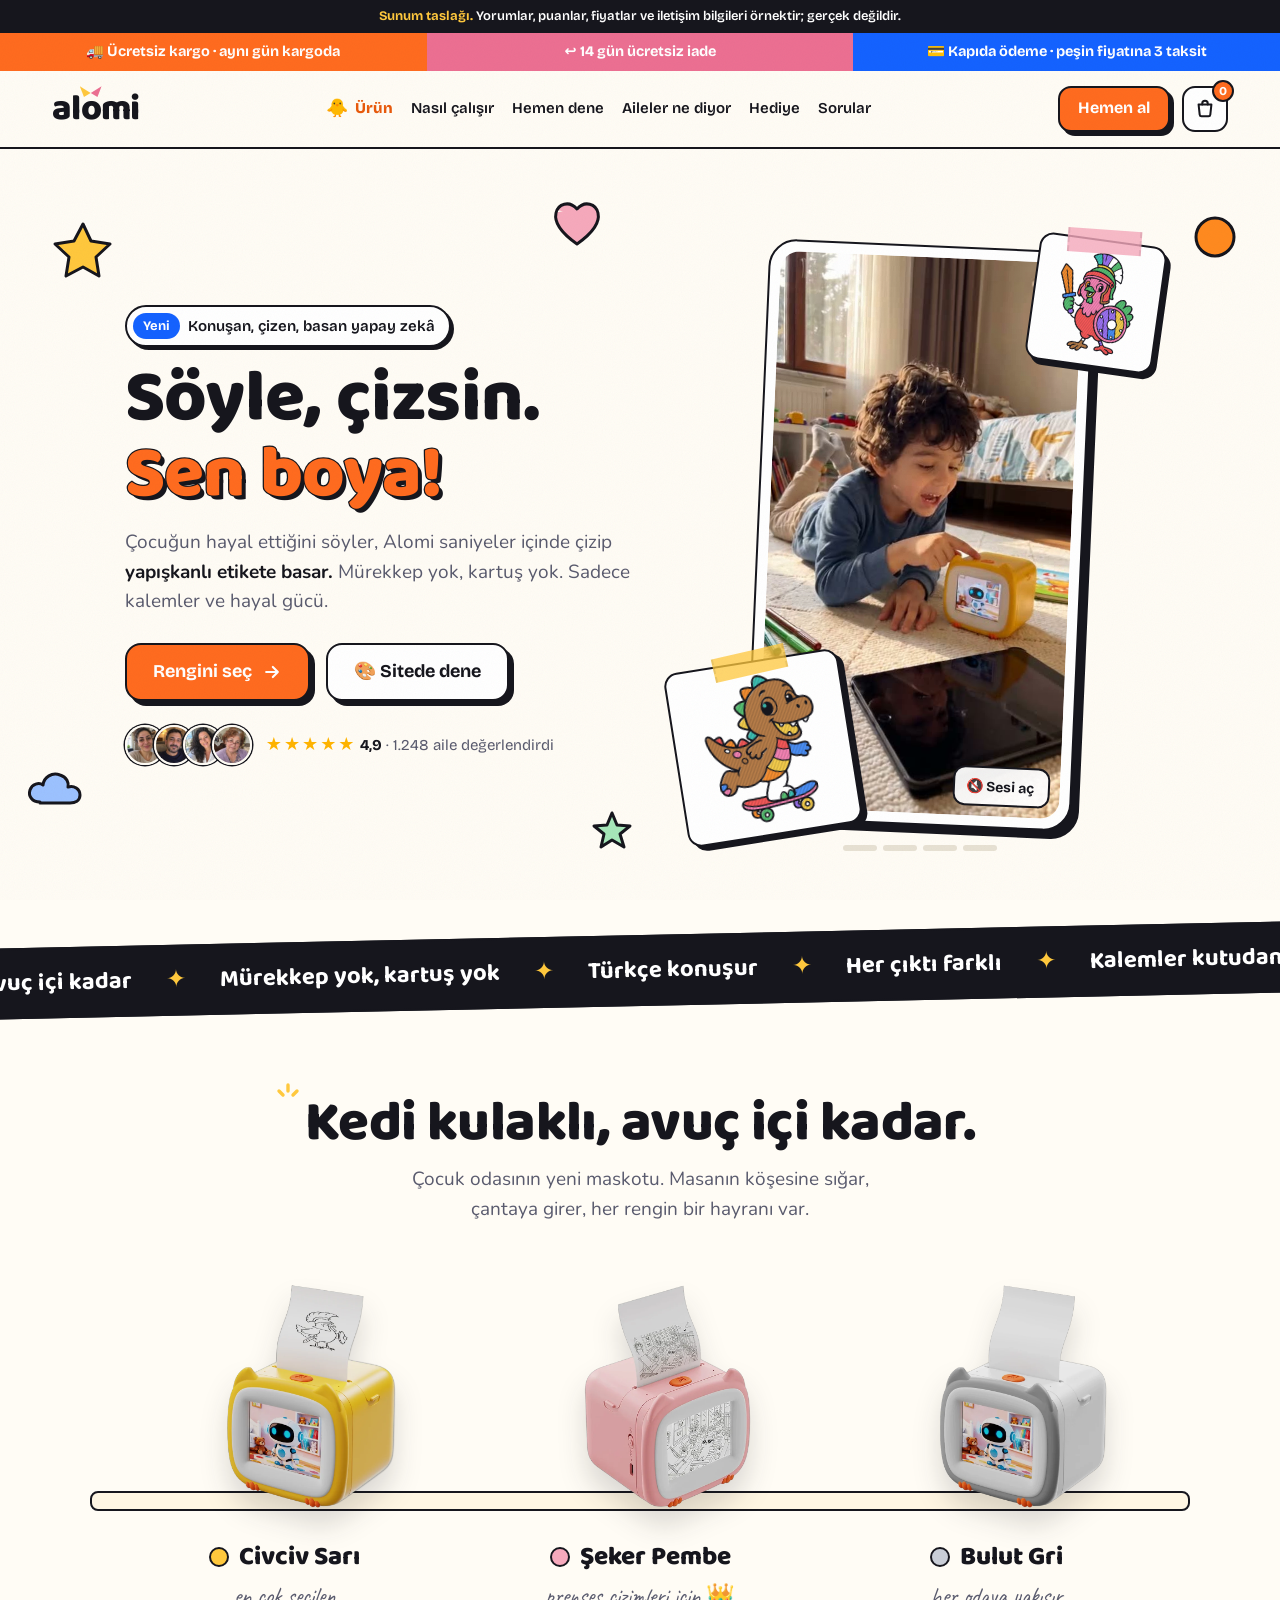
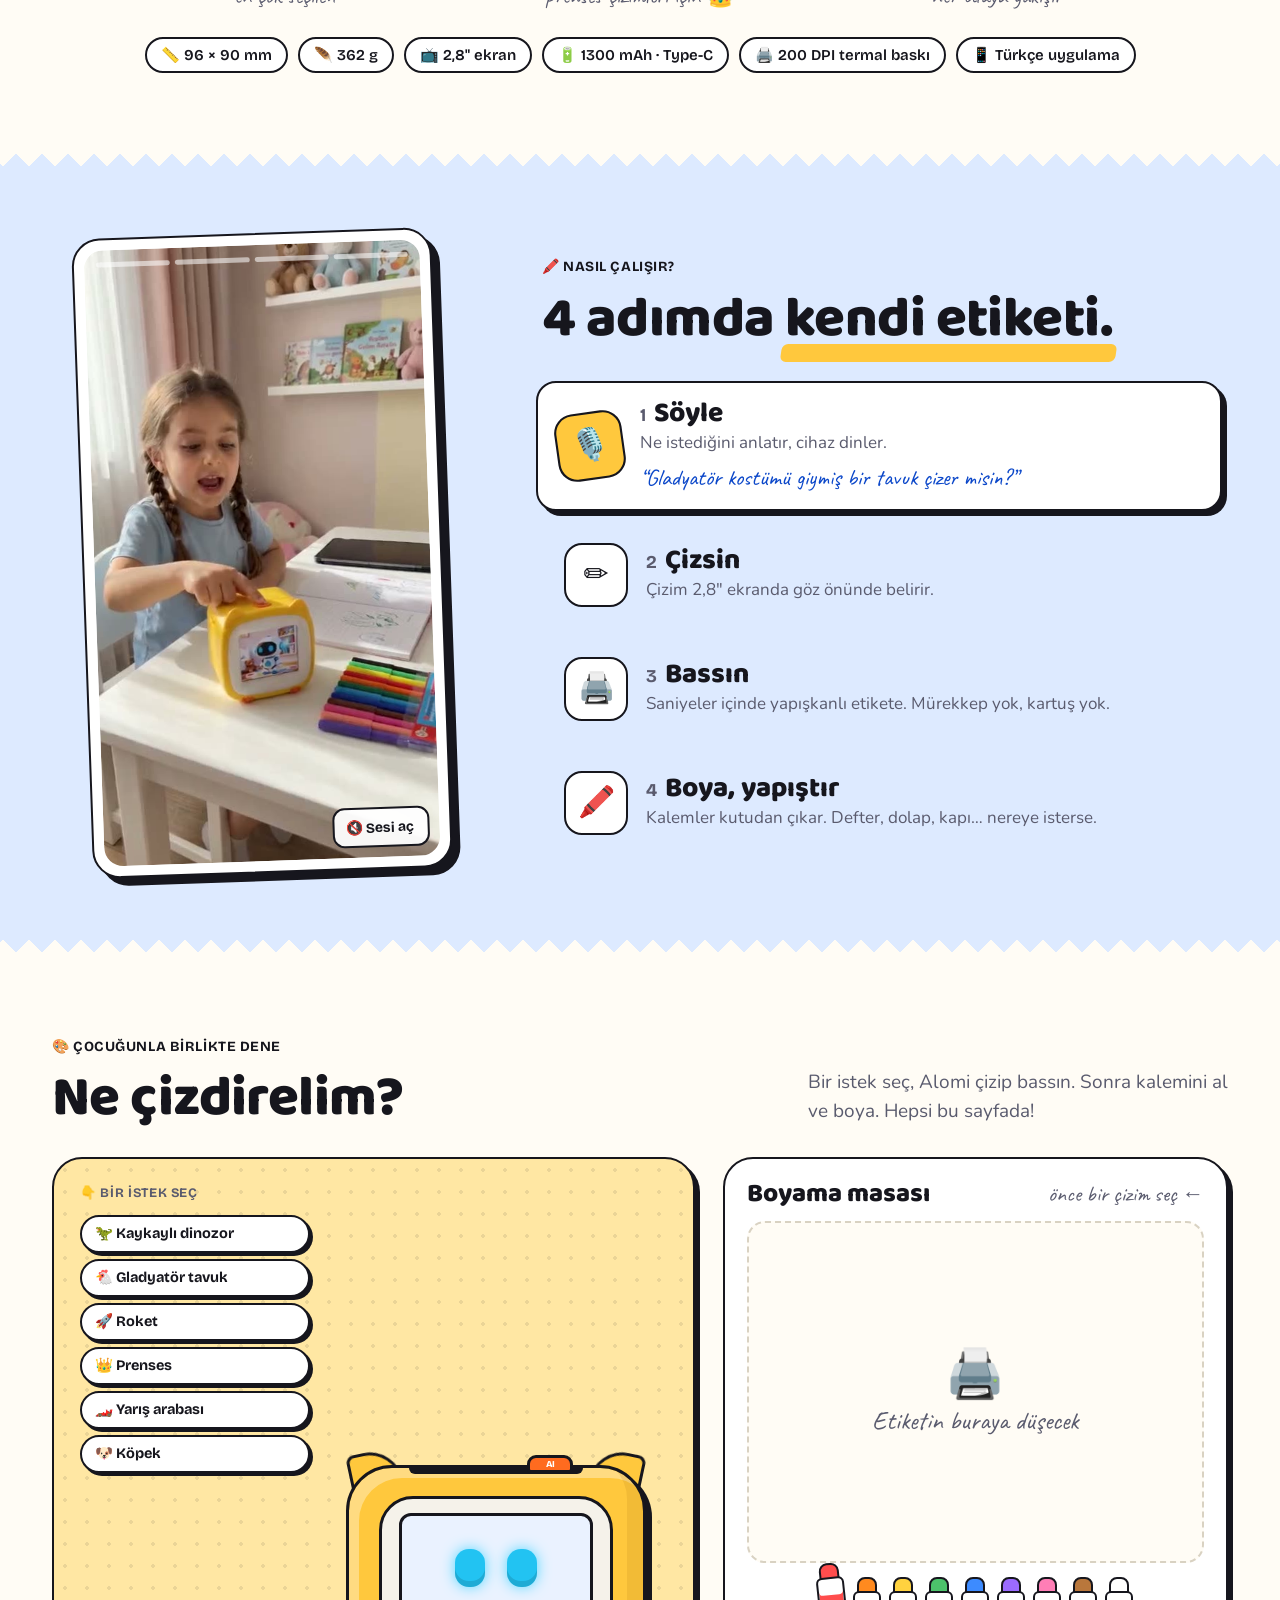
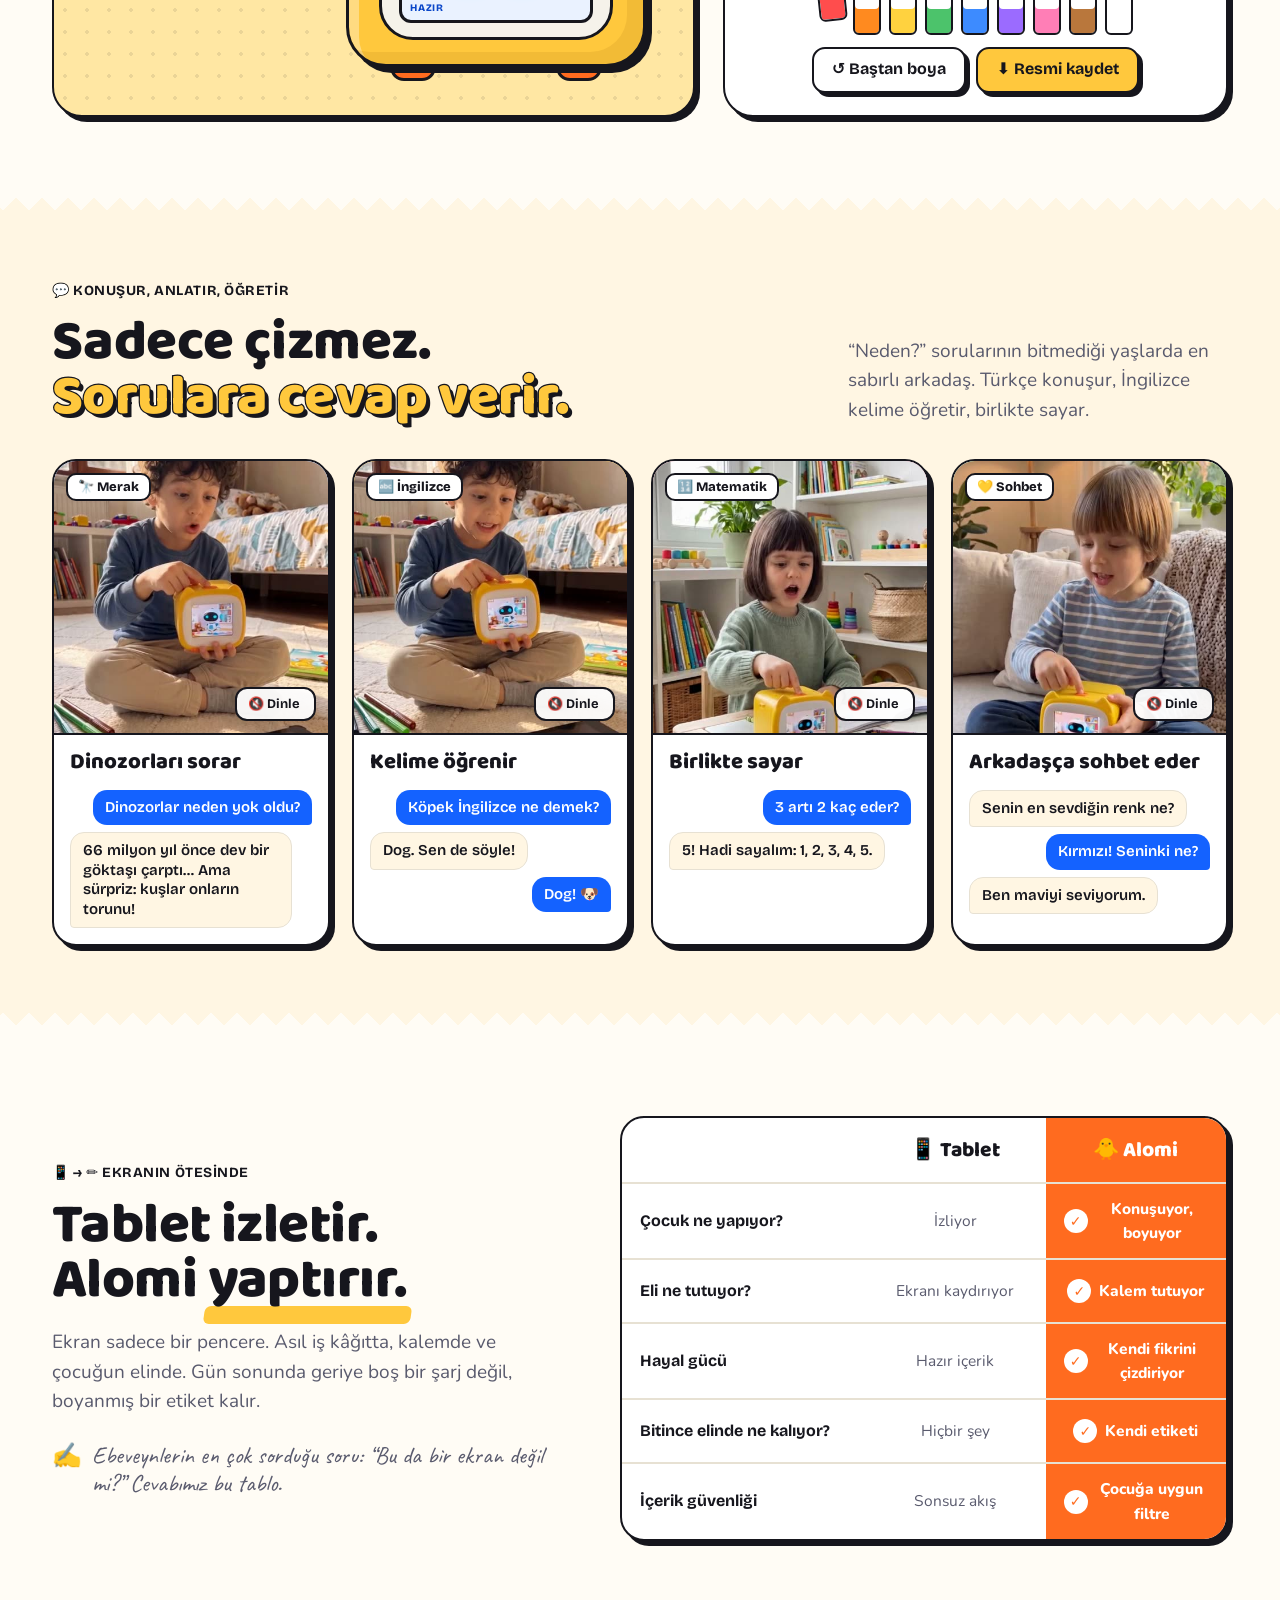
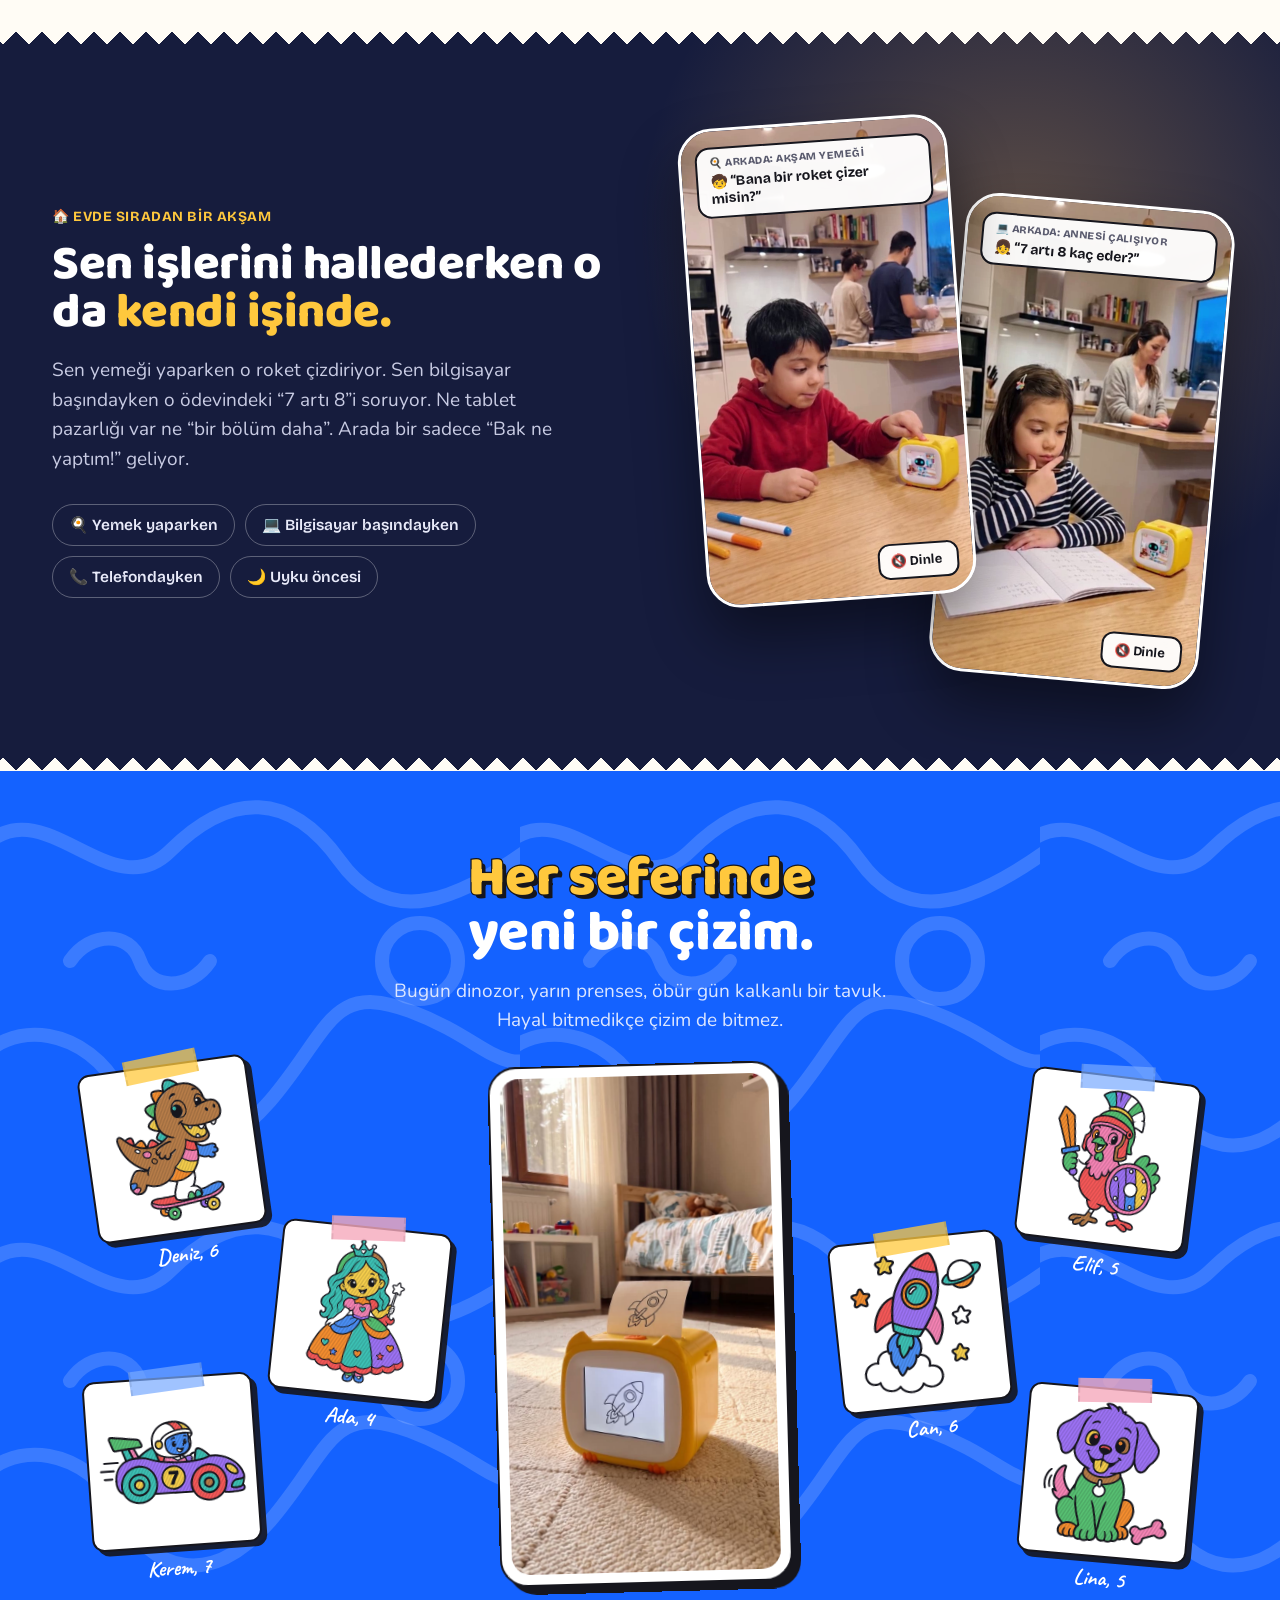
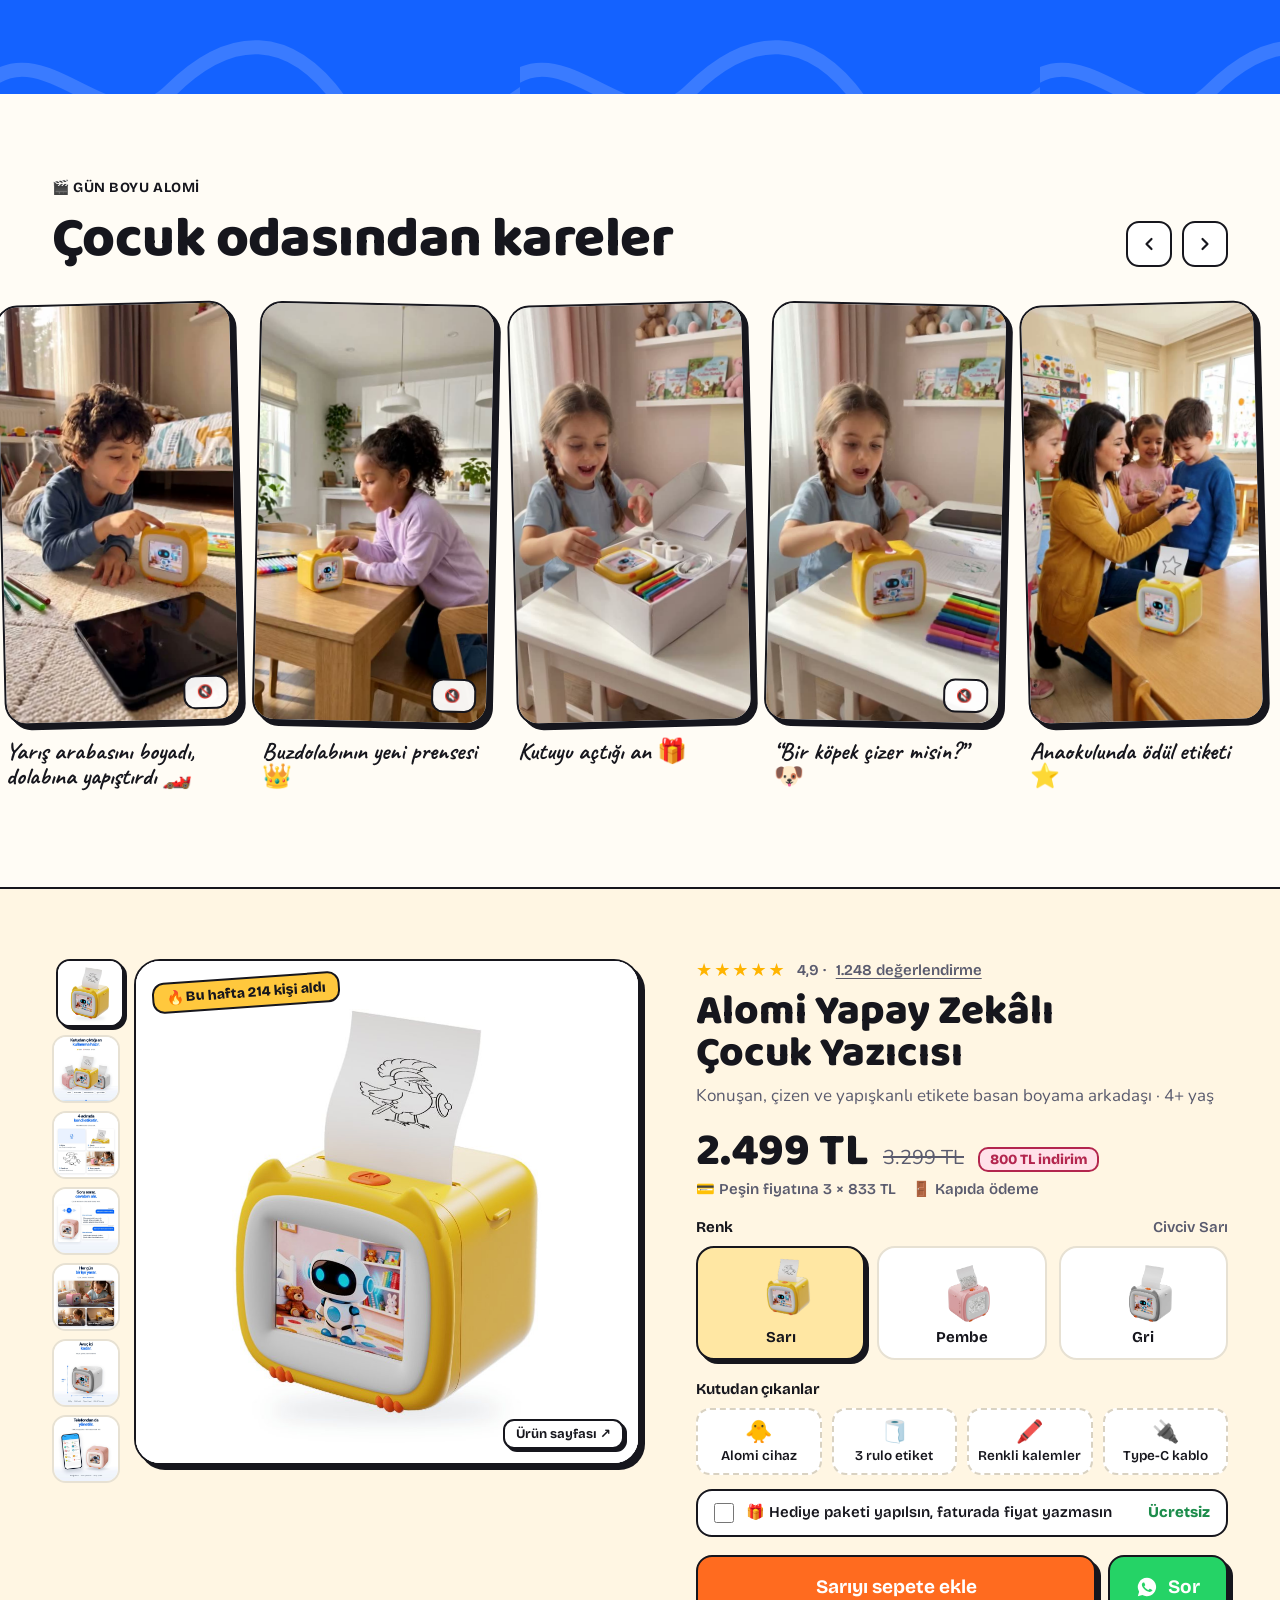
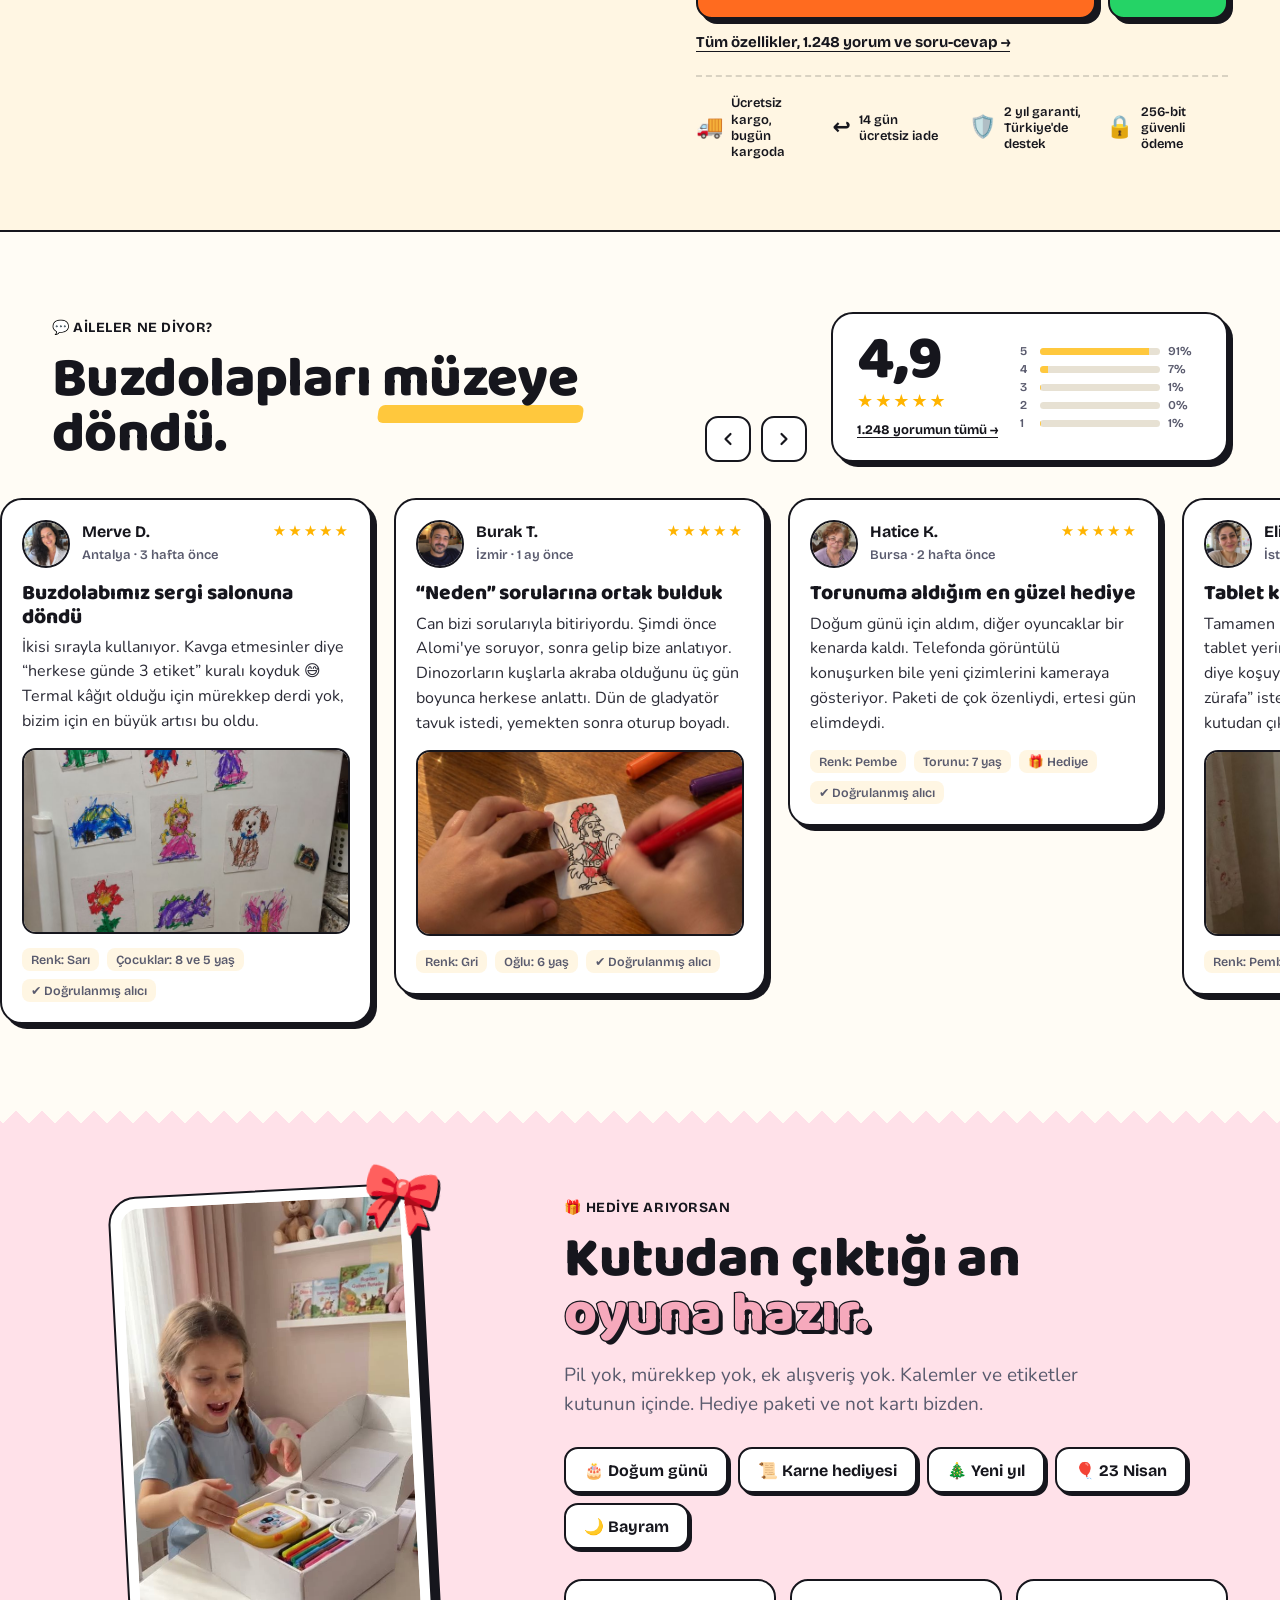
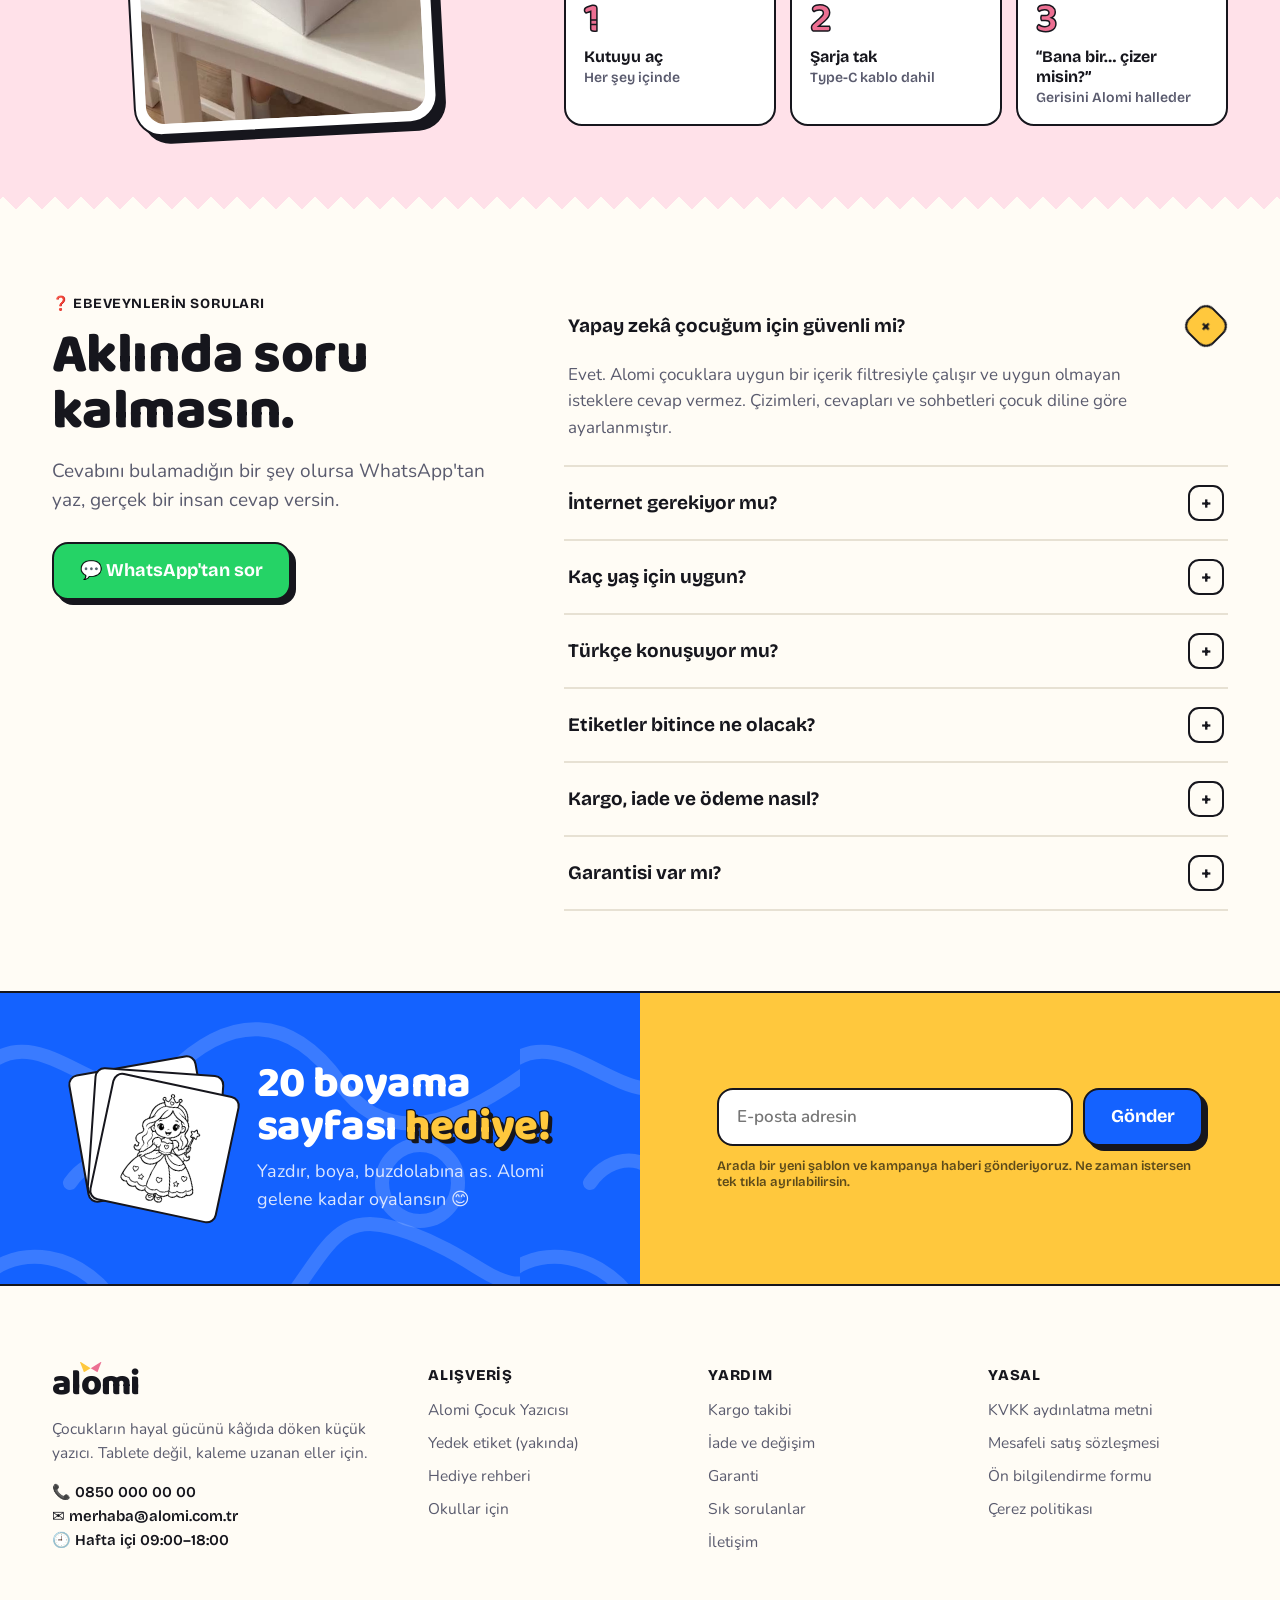
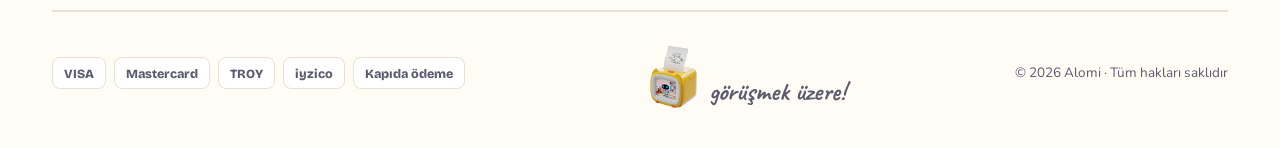
<file: index.html>
<!doctype html>
<html lang="tr">
<head>
<meta charset="utf-8">
<meta name="viewport" content="width=device-width, initial-scale=1">
<meta name="robots" content="noindex, nofollow, noarchive">
<title>Alomi · Yapay Zekâlı Çocuk Yazıcısı</title>
<meta name="description" content="Çocuğun söyler, Alomi çizer ve yapışkanlı etikete basar. Mürekkep yok, kartuş yok. Ücretsiz kargo, 14 gün ücretsiz iade, kapıda ödeme.">
<link rel="preconnect" href="https://fonts.googleapis.com">
<link rel="preconnect" href="https://fonts.gstatic.com" crossorigin>
<link href="https://fonts.googleapis.com/css2?family=Baloo+2:wght@600;700;800&family=Bricolage+Grotesque:opsz,wght@12..96,500;12..96,600;12..96,700;12..96,800&family=Caveat:wght@600;700&family=Nunito:wght@400;600;700;800&display=swap" rel="stylesheet">
<!--
  SUNUM NOTU: Bu sayfa onay sunumu içindir.
  Müşteri yorumları, isimler, portreler, puan (4,9) ve değerlendirme sayısı (1.248) ÖRNEK içeriktir.
  Fiyat (2.499 TL) yer tutucudur. Marka adı Alomi (17 Ekim 2026); tescil başvurusu öncesi marka vekili görüşü alınmalı. Yayına almadan önce gerçek verilerle değiştirilmelidir.
-->
<link rel="stylesheet" href="assets/ortak.css?v=7">
</head>
<body>

<!-- ============ TASLAK BANDI (?sunum ile gizlenir) ============ -->
<div class="draft" id="draft"><b>Sunum taslağı.</b> Yorumlar, puanlar, fiyatlar ve iletişim bilgileri örnektir; gerçek değildir.</div>
<script>if(/[?&]sunum/.test(location.search))document.getElementById('draft').remove()</script>

<!-- ============ DUYURU ŞERİDİ ============ -->
<div class="bar" role="region" aria-label="Avantajlar">
  <div>🚚 Ücretsiz kargo · aynı gün kargoda</div>
  <div>↩️ 14 gün ücretsiz iade</div>
  <div>💳 Kapıda ödeme · peşin fiyatına 3 taksit</div>
</div>

<!-- ============ HEADER ============ -->
<header class="top" id="top">
  <div class="wrap nav">
    <a href="#" class="logo" aria-label="Alomi ana sayfa">al<span class="o">o<i></i><i></i></span>mi</a>
    <nav class="menu" aria-label="Ana menü">
      <a href="urun.html" class="prod-link"><span>🐥</span>Ürün</a>
      <a href="#nasil"><span>🖍️</span>Nasıl çalışır</a>
      <a href="#dene"><span>🎨</span>Hemen dene</a>
      <a href="#yorumlar"><span>💬</span>Aileler ne diyor</a>
      <a href="#hediye"><span>🎁</span>Hediye</a>
      <a href="#sss"><span>❓</span>Sorular</a>
    </nav>
    <div class="nav-r">
      <a href="urun.html" class="btn btn-o btn-s">Hemen al</a>
      <button class="icon-btn" aria-label="Sepet" id="cartBtn">
        <svg width="22" height="22" viewBox="0 0 24 24" fill="none" stroke="currentColor" stroke-width="2.2" stroke-linecap="round" stroke-linejoin="round"><path d="M5 7h14l-1.2 11.2a2 2 0 0 1-2 1.8H8.2a2 2 0 0 1-2-1.8z"/><path d="M9 7V6a3 3 0 0 1 6 0v1"/></svg>
        <span class="badge" id="cartCount">0</span>
      </button>
      <button class="icon-btn burger" aria-label="Menü"><svg width="22" height="22" viewBox="0 0 24 24" fill="none" stroke="currentColor" stroke-width="2.4" stroke-linecap="round"><path d="M4 7h16M4 12h16M4 17h10"/></svg></button>
    </div>
  </div>
</header>

<main>

<!-- ============ 01 HERO ============ -->
<section class="hero" id="hero">
  <div class="doodles" aria-hidden="true" id="doodles"></div>
  <div class="wrap hero-grid">
    <div>
      <span class="tag-new rv"><em>Yeni</em> Konuşan, çizen, basan yapay zekâ</span>
      <h1 class="h-xl rv d1">Söyle, çizsin.<span class="l2 outline o-orange">Sen boya!</span></h1>
      <p class="lead rv d2">Çocuğun hayal ettiğini söyler, Alomi saniyeler içinde çizip <b>yapışkanlı etikete basar.</b> Mürekkep yok, kartuş yok. Sadece kalemler ve hayal gücü.</p>
      <div class="hero-ctas rv d3">
        <a href="#satin-al" class="btn btn-o">Rengini seç
          <svg width="20" height="20" viewBox="0 0 24 24" fill="none" stroke="currentColor" stroke-width="2.6" stroke-linecap="round" stroke-linejoin="round"><path d="M5 12h14M13 6l6 6-6 6"/></svg></a>
        <a href="#dene" class="btn">🎨 Sitede dene</a>
      </div>
      <div class="proof rv d4">
        <div class="faces"><img src="assets/img/av-elif.jpg" alt=""><img src="assets/img/av-burak.jpg" alt=""><img src="assets/img/av-merve.jpg" alt=""><img src="assets/img/av-hatice.jpg" alt=""></div>
        <div><span class="stars">★★★★★</span> <b>4,9</b> · 1.248 aile değerlendirdi</div>
      </div>
    </div>

    <div class="hero-stage rv d2" id="heroStage">
      <div class="vcard">
        <video id="heroVid" src="assets/video/hero-akis.mp4" poster="assets/video/hero-akis.jpg" muted loop playsinline preload="auto" autoplay></video>
        <button class="snd" data-for="heroVid" aria-label="Sesi aç/kapat"><span class="off">🔇 Sesi aç</span><span class="on">🔊 Sesi kapat</span></button>
      </div>
      <div class="bubble b1" data-t="0"><small>🧒 Deniz, 6 yaş</small>“Kaykay süren bir dinozor çizer misin?”</div>
      <div class="bubble b2" data-t="1"><small>🖨️ 3 saniye sonra</small>Etiket basılıyor…</div>
      <div class="bubble b3" data-t="2"><small>🖍️ Sıra onda</small>Boyama zamanı!</div>
      <div class="bubble b4" data-t="3"><small>⭐ Ve sonuç</small>Dolabın en güzel yeri.</div>
      <div class="label l-tavuk" aria-hidden="true"><span class="tape p"></span><svg class="colorize" data-art="tavuk" viewBox="0 0 640 640"></svg></div>
      <div class="label l-dino" aria-hidden="true"><span class="tape"></span><svg class="colorize" data-art="dino" viewBox="0 0 640 640"></svg></div>
      <div class="progress4" id="heroProg"><i><b></b></i><i><b></b></i><i><b></b></i><i><b></b></i></div>
    </div>
  </div>
</section>

<div class="ticker" aria-hidden="true"><div class="row" id="tickerRow">
  <span>Avuç içi kadar</span><span>Mürekkep yok, kartuş yok</span><span>Türkçe konuşur</span><span>Her çıktı farklı</span><span>Kalemler kutudan çıkar</span><span>Type-C şarj</span><span>Telefondan fotoğraf da basar</span>
</div></div>

<!-- ============ 02 ÜÇ RENK ============ -->
<section class="trio" id="renkler">
  <div class="wrap">
    <h2 class="h-l rv"><span class="spark">Kedi</span> kulaklı, avuç içi kadar.</h2>
    <p class="lead rv d1">Çocuk odasının yeni maskotu. Masanın köşesine sığar, çantaya girer, her rengin bir hayranı var.</p>
    <div class="shelf">
      <div class="prod rv d1" data-color="sari"><div class="pic"><img src="assets/img/urun-sari.webp" alt="Sarı Alomi"></div><div class="name"><i style="background:var(--yellow)"></i>Civciv Sarı</div><div class="sub">en çok seçilen</div></div>
      <div class="prod rv d2" data-color="pembe"><div class="pic"><img src="assets/img/urun-pembe.webp" alt="Pembe Alomi"></div><div class="name"><i style="background:var(--pink)"></i>Şeker Pembe</div><div class="sub">prenses çizimleri için 👑</div></div>
      <div class="prod rv d3" data-color="gri"><div class="pic"><img src="assets/img/urun-gri.webp" alt="Gri Alomi"></div><div class="name"><i style="background:var(--grey)"></i>Bulut Gri</div><div class="sub">her odaya yakışır</div></div>
    </div>
    <div class="specs rv">
      <span class="pill">📏 96 × 90 mm</span><span class="pill">🪶 362 g</span><span class="pill">📺 2,8" ekran</span><span class="pill">🔋 1300 mAh · Type-C</span><span class="pill">🖨️ 200 DPI termal baskı</span><span class="pill">📱 Türkçe uygulama</span>
    </div>
  </div>
</section>

<!-- ============ 03 NASIL ÇALIŞIR ============ -->
<section class="how tear-tb" id="nasil">
  <div class="wrap how-grid">
    <div class="vcard rv" id="howCard">
      <div class="seg" id="howSeg"><i><b></b></i><i><b></b></i><i><b></b></i><i><b></b></i></div>
      <video id="howVid" data-src="assets/video/adim-akis.mp4" poster="assets/video/adim-akis.jpg" muted loop playsinline preload="none"></video>
      <button class="snd" data-for="howVid"><span class="off">🔇 Sesi aç</span><span class="on">🔊 Sesi kapat</span></button>
      <div class="how-cap" id="howCap" aria-live="polite"></div>
    </div>
    <div class="how-txt">
      <span class="eyebrow rv">🖍️ Nasıl çalışır?</span>
      <h2 class="h-l rv d1" style="margin-top:12px">4 adımda <span class="mark">kendi etiketi.</span></h2>
      <div class="steps" id="steps">
        <button class="step rv d1" data-s="0"><span class="num">🎙️</span><span><h3><em>1</em>Söyle</h3><p>Ne istediğini anlatır, cihaz dinler.</p><span class="quote-chip">“Gladyatör kostümü giymiş bir tavuk çizer misin?”</span></span></button>
        <button class="step rv d2" data-s="1"><span class="num">✏️</span><span><h3><em>2</em>Çizsin</h3><p>Çizim 2,8" ekranda göz önünde belirir.</p></span></button>
        <button class="step rv d3" data-s="2"><span class="num">🖨️</span><span><h3><em>3</em>Bassın</h3><p>Saniyeler içinde yapışkanlı etikete. Mürekkep yok, kartuş yok.</p></span></button>
        <button class="step rv d4" data-s="3"><span class="num">🖍️</span><span><h3><em>4</em>Boya, yapıştır</h3><p>Kalemler kutudan çıkar. Defter, dolap, kapı… nereye isterse.</p></span></button>
      </div>
    </div>
  </div>
</section>

<!-- ============ 04 SEN DE DENE ============ -->
<section class="demo" id="dene">
  <div class="wrap">
    <div class="demo-head">
      <div><span class="eyebrow rv">🎨 Çocuğunla birlikte dene</span>
      <h2 class="h-l rv d1" style="margin-top:12px">Ne çizdirelim?</h2></div>
      <p class="lead rv d2">Bir istek seç, Alomi çizip bassın. Sonra kalemini al ve boya. Hepsi bu sayfada!</p>
    </div>
    <div class="demo-grid">
      <div class="demo-left rv">
        <div class="demo-col">
        <span class="chips-t">👇 Bir istek seç</span>
        <div class="chips" id="chips">
          <button class="chip" data-art="dino">🦖 Kaykaylı dinozor</button>
          <button class="chip" data-art="tavuk">🐔 Gladyatör tavuk</button>
          <button class="chip" data-art="roket">🚀 Roket</button>
          <button class="chip" data-art="prenses">👑 Prenses</button>
          <button class="chip" data-art="araba">🏎️ Yarış arabası</button>
          <button class="chip" data-art="kopek">🐶 Köpek</button>
        </div>
        <div class="pick-hint" aria-hidden="true">
          <svg viewBox="0 0 120 92" fill="none" stroke="currentColor" stroke-width="3" stroke-linecap="round" stroke-linejoin="round"><path class="a" pathLength="1" d="M110 84C84 90 56 80 54 60C52 44 74 38 75 53C76 68 44 72 32 52C24 38 25 24 29 9"/><path class="h" pathLength="1" d="M18 19L29 7L39 18"/></svg>
          <span>Önce birini seç!<small>kaydır, daha çok var →</small></span>
        </div>
        <div class="talk" id="talk" aria-live="polite"></div>
        </div>
        <div class="demo-dev">
        <div class="device" id="device" aria-hidden="true">
          <div class="paper-wrap"><div class="paper" id="paper"><img alt=""></div></div>
          <span class="ear l"></span><span class="ear r"></span>
          <div class="body">
            <span class="slot"></span><span class="ai">AI</span>
            <div class="bezel"><div class="screen">
              <div class="scr on" id="scrIdle"><div class="robot"><i></i><i></i></div></div>
              <div class="scr" id="scrListen"><div class="waves"><i></i><i></i><i></i><i></i><i></i></div></div>
              <div class="scr scr-draw" id="scrDraw"><img alt=""></div>
              <span class="scr-label" id="scrLabel">hazır</span>
            </div></div>
          </div>
          <span class="foot l"></span><span class="foot r"></span>
        </div>
        </div>
      </div>
      <div class="desk rv d2">
        <div class="desk-top"><h3>Boyama masası</h3><p id="deskHint">önce bir çizim seç ←</p></div>
        <div class="sheet">
          <canvas id="canvas" width="640" height="640" class="hidden" aria-label="Boyama alanı"></canvas>
          <div class="empty" id="empty"><span>🖨️</span>Etiketin buraya düşecek</div>
        </div>
        <div class="markers" id="markers">
          <button class="mk act" style="--c:#FF4D4D" data-c="#FF4D4D" aria-label="Kırmızı"></button>
          <button class="mk" style="--c:#FF8A1F" data-c="#FF8A1F" aria-label="Turuncu"></button>
          <button class="mk" style="--c:#FFD23F" data-c="#FFD23F" aria-label="Sarı"></button>
          <button class="mk" style="--c:#4CC36B" data-c="#4CC36B" aria-label="Yeşil"></button>
          <button class="mk" style="--c:#3D8BFF" data-c="#3D8BFF" aria-label="Mavi"></button>
          <button class="mk" style="--c:#9B6BFF" data-c="#9B6BFF" aria-label="Mor"></button>
          <button class="mk" style="--c:#FF7EB6" data-c="#FF7EB6" aria-label="Pembe"></button>
          <button class="mk" style="--c:#B9773C" data-c="#B9773C" aria-label="Kahverengi"></button>
          <button class="mk" style="--c:#FFFFFF" data-c="#FFFFFF" aria-label="Silgi (beyaz)"></button>
        </div>
        <div class="desk-actions">
          <button class="btn btn-s" id="resetBtn">↺ Baştan boya</button>
          <button class="btn btn-s btn-y" id="saveBtn">⬇ Resmi kaydet</button>
        </div>
      </div>
    </div>
  </div>
</section>

<!-- ============ 05 SADECE ÇİZMEZ ============ -->
<section class="more tear-tb" id="ogrenir">
  <div class="wrap">
    <div class="more-head">
      <div>
        <span class="eyebrow rv">💬 Konuşur, anlatır, öğretir</span>
        <h2 class="h-l rv d1" style="margin-top:12px">Sadece çizmez.<br><span class="outline o-yellow">Sorulara cevap verir.</span></h2>
      </div>
      <p class="lead rv d2 m-hide" style="max-width:380px">“Neden?” sorularının bitmediği yaşlarda en sabırlı arkadaş. Türkçe konuşur, İngilizce kelime öğretir, birlikte sayar.</p>
    </div>
    <div class="more-grid">
      <article class="mcard rv d1" style="--c:#9CC2FF">
        <div class="top"><span class="tagc">🔭 Merak</span><video data-src="assets/video/seri1-0-soru.mp4" poster="assets/video/seri1-0-soru.jpg" muted loop playsinline preload="none" id="m1"></video><button class="snd" data-for="m1"><span class="off">🔇 Dinle</span><span class="on">🔊 Kapat</span></button></div>
        <h3>Dinozorları sorar</h3>
        <div class="chat"><p class="k">Dinozorlar neden yok oldu?</p><p class="o">66 milyon yıl önce dev bir göktaşı çarptı… Ama sürpriz: kuşlar onların torunu!</p></div>
      </article>
      <article class="mcard rv d2" style="--c:var(--yellow)">
        <div class="top"><span class="tagc">🔤 İngilizce</span><video data-src="assets/video/ingilizce.mp4" poster="assets/video/ingilizce.jpg" muted loop playsinline preload="none" id="m2"></video><button class="snd" data-for="m2"><span class="off">🔇 Dinle</span><span class="on">🔊 Kapat</span></button></div>
        <h3>Kelime öğrenir</h3>
        <div class="chat"><p class="k">Köpek İngilizce ne demek?</p><p class="o">Dog. Sen de söyle!</p><p class="k">Dog! 🐶</p></div>
      </article>
      <article class="mcard rv d3" style="--c:var(--pink)">
        <div class="top"><span class="tagc">🔢 Matematik</span><video data-src="assets/video/matematik.mp4" poster="assets/video/matematik.jpg" muted loop playsinline preload="none" id="m3"></video><button class="snd" data-for="m3"><span class="off">🔇 Dinle</span><span class="on">🔊 Kapat</span></button></div>
        <h3>Birlikte sayar</h3>
        <div class="chat"><p class="k">3 artı 2 kaç eder?</p><p class="o">5! Hadi sayalım: 1, 2, 3, 4, 5.</p></div>
      </article>
      <article class="mcard rv d4" style="--c:#A6E7B9">
        <div class="top"><span class="tagc">💛 Sohbet</span><video data-src="assets/video/sohbet-mavi.mp4" poster="assets/video/sohbet-mavi.jpg" muted loop playsinline preload="none" id="m4"></video><button class="snd" data-for="m4"><span class="off">🔇 Dinle</span><span class="on">🔊 Kapat</span></button></div>
        <h3>Arkadaşça sohbet eder</h3>
        <div class="chat"><p class="o">Senin en sevdiğin renk ne?</p><p class="k">Kırmızı! Seninki ne?</p><p class="o">Ben maviyi seviyorum.</p></div>
      </article>
    </div>
  </div>
</section>

<!-- ============ 06 KARŞILAŞTIRMA ============ -->
<section class="vs" id="fark">
  <div class="wrap vs-grid">
    <div>
      <span class="eyebrow rv">📱 → ✏️ Ekranın ötesinde</span>
      <h2 class="h-l rv d1" style="margin-top:12px">Tablet izletir.<br>Alomi <span class="mark">yaptırır.</span></h2>
      <p class="lead rv d2">Ekran sadece bir pencere. Asıl iş kâğıtta, kalemde ve çocuğun elinde. Gün sonunda geriye boş bir şarj değil, boyanmış bir etiket kalır.</p>
      <p class="note rv d3"><span>✍️</span>Ebeveynlerin en çok sorduğu soru: “Bu da bir ekran değil mi?” Cevabımız bu tablo.</p>
    </div>
    <div class="table rv d2">
      <div class="trow th"><div></div><div>📱 Tablet</div><div>🐥 Alomi</div></div>
      <div class="trow"><div>Çocuk ne yapıyor?</div><div>İzliyor</div><div><span class="ok">✓</span>Konuşuyor, boyuyor</div></div>
      <div class="trow"><div>Eli ne tutuyor?</div><div>Ekranı kaydırıyor</div><div><span class="ok">✓</span>Kalem tutuyor</div></div>
      <div class="trow"><div>Hayal gücü</div><div>Hazır içerik</div><div><span class="ok">✓</span>Kendi fikrini çizdiriyor</div></div>
      <div class="trow"><div>Bitince elinde ne kalıyor?</div><div>Hiçbir şey</div><div><span class="ok">✓</span>Kendi etiketi</div></div>
      <div class="trow"><div>İçerik güvenliği</div><div>Sonsuz akış</div><div><span class="ok">✓</span>Çocuğa uygun filtre</div></div>
    </div>
  </div>
</section>

<!-- ============ 07 EBEVEYN MEŞGULKEN ============ -->
<section class="busy tear-tb" id="aksam">
  <div class="wrap busy-grid">
    <div>
      <span class="eyebrow rv" style="color:var(--yellow)">🏠 Evde sıradan bir akşam</span>
      <h2 class="h-l rv d1" style="margin-top:12px">Sen işlerini hallederken o da <em>kendi işinde.</em></h2>
      <p class="lead rv d2">Sen yemeği yaparken o roket çizdiriyor. Sen bilgisayar başındayken o ödevindeki “7 artı 8”i soruyor. Ne tablet pazarlığı var ne “bir bölüm daha”. Arada bir sadece “Bak ne yaptım!” geliyor.</p>
      <div class="moments rv d3"><span>🍳 Yemek yaparken</span><span>💻 Bilgisayar başındayken</span><span>📞 Telefondayken</span><span>🌙 Uyku öncesi</span></div>
    </div>
    <div class="phones rv d2">
      <div class="phone p1"><span class="cap"><small>🍳 Arkada: akşam yemeği</small>🧒 “Bana bir roket çizer misin?”</span><video id="b1" data-src="assets/video/ebeveyn-mesgul-boyama.mp4" poster="assets/video/ebeveyn-mesgul-boyama.jpg" muted loop playsinline preload="none"></video><button class="snd" data-for="b1"><span class="off">🔇 Dinle</span><span class="on">🔊 Kapat</span></button></div>
      <div class="phone p2"><span class="cap"><small>💻 Arkada: annesi çalışıyor</small>👧 “7 artı 8 kaç eder?”</span><video id="b2" data-src="assets/video/ebeveyn-mesgul-matematik.mp4" poster="assets/video/ebeveyn-mesgul-matematik.jpg" muted loop playsinline preload="none"></video><button class="snd" data-for="b2"><span class="off">🔇 Dinle</span><span class="on">🔊 Kapat</span></button></div>
    </div>
  </div>
</section>

<!-- ============ 08 HER ÇIKTI FARKLI ============ -->
<section class="board scribble" id="pano">
  <div class="wrap">
    <div class="board-head">
      <h2 class="h-l rv"><span class="outline o-yellow">Her seferinde</span><br>yeni bir çizim.</h2>
      <p class="lead rv d1">Bugün dinozor, yarın prenses, öbür gün kalkanlı bir tavuk. Hayal bitmedikçe çizim de bitmez.</p>
    </div>
    <div class="board-stage">
      <div class="vcard rv"><video data-src="assets/video/her-cikti-farkli.mp4" poster="assets/video/her-cikti-farkli.jpg" muted loop playsinline preload="none"></video></div>
      <div class="pins-m">
        <div class="pin a rv d1"><span class="tape"></span><img src="assets/img/cizim/dino-boyali.png" alt="Boyanmış dinozor etiketi"><span class="who">Deniz, 6</span></div>
        <div class="pin b rv d2"><span class="tape p"></span><img src="assets/img/cizim/prenses-boyali.png" alt="Boyanmış prenses etiketi"><span class="who">Ada, 4</span></div>
        <div class="pin c rv d3"><span class="tape b"></span><img src="assets/img/cizim/araba-boyali.png" alt="Boyanmış yarış arabası etiketi"><span class="who">Kerem, 7</span></div>
        <div class="pin d rv d1"><span class="tape b"></span><img src="assets/img/cizim/tavuk-boyali.png" alt="Boyanmış gladyatör tavuk etiketi"><span class="who">Elif, 5</span></div>
        <div class="pin e rv d2"><span class="tape"></span><img src="assets/img/cizim/roket-boyali.png" alt="Boyanmış roket etiketi"><span class="who">Can, 6</span></div>
        <div class="pin f rv d3"><span class="tape p"></span><img src="assets/img/cizim/kopek-boyali.png" alt="Boyanmış köpek etiketi"><span class="who">Lina, 5</span></div>
      </div>
    </div>
  </div>
</section>

<!-- ============ 09 GERÇEK ANLAR ============ -->
<section class="reels" id="anlar">
  <div class="wrap reels-head">
    <div>
      <span class="eyebrow rv">🎬 Gün boyu Alomi</span>
      <h2 class="h-l rv d1" style="margin-top:12px">Çocuk odasından kareler</h2>
    </div>
    <div class="arrows rv">
      <button class="icon-btn" id="prev" aria-label="Geri"><svg width="20" height="20" viewBox="0 0 24 24" fill="none" stroke="currentColor" stroke-width="2.6" stroke-linecap="round" stroke-linejoin="round"><path d="M15 6l-6 6 6 6"/></svg></button>
      <button class="icon-btn" id="next" aria-label="İleri"><svg width="20" height="20" viewBox="0 0 24 24" fill="none" stroke="currentColor" stroke-width="2.6" stroke-linecap="round" stroke-linejoin="round"><path d="M9 6l6 6-6 6"/></svg></button>
    </div>
  </div>
  <div class="track" id="track">
    <div class="reel rv"><div class="vbox"><video id="r1" data-src="assets/video/akis-araba.mp4" poster="assets/video/akis-araba.jpg" muted loop playsinline preload="none"></video><button class="snd" data-for="r1"><span class="off">🔇</span><span class="on">🔊</span></button></div><p>Yarış arabasını boyadı, dolabına yapıştırdı 🏎️</p></div>
    <div class="reel rv d1"><div class="vbox"><video id="r2" data-src="assets/video/akis-prenses.mp4" poster="assets/video/akis-prenses.jpg" muted loop playsinline preload="none"></video><button class="snd" data-for="r2"><span class="off">🔇</span><span class="on">🔊</span></button></div><p>Buzdolabının yeni prensesi 👑</p></div>
    <div class="reel rv d2"><div class="vbox"><video data-src="assets/video/kutu-acilisi.mp4" poster="assets/video/kutu-acilisi.jpg" muted loop playsinline preload="none"></video></div><p>Kutuyu açtığı an 🎁</p></div>
    <div class="reel rv d3"><div class="vbox"><video id="r4" data-src="assets/video/akis-kopek.mp4" poster="assets/video/akis-kopek.jpg" muted loop playsinline preload="none"></video><button class="snd" data-for="r4"><span class="off">🔇</span><span class="on">🔊</span></button></div><p>“Bir köpek çizer misin?” 🐶</p></div>
    <div class="reel rv"><div class="vbox"><video data-src="assets/video/sinif.mp4" poster="assets/video/sinif.jpg" muted loop playsinline preload="none"></video></div><p>Anaokulunda ödül etiketi ⭐</p></div>
    <div class="reel rv"><div class="vbox"><video data-src="assets/video/telefon-cikti-2.mp4" poster="assets/video/telefon-cikti-2.jpg" muted loop playsinline preload="none"></video></div><p>Telefondan kedimizin fotoğrafı 🐱</p></div>
    <div class="reel rv"><div class="vbox"><video data-src="assets/video/oda-turu.mp4" poster="assets/video/oda-turu.jpg" muted loop playsinline preload="none"></video></div><p>Sabahtan yatağa kadar 🌙</p></div>
    <div class="reel rv"><div class="vbox"><video data-src="assets/video/telefon-cikti-1.mp4" poster="assets/video/telefon-cikti-1.jpg" muted loop playsinline preload="none"></video></div><p>Uygulamadan hazır şablon ✨</p></div>
  </div>
</section>

<!-- ============ 10 SATIN AL ============ -->
<section class="buy" id="satin-al">
  <div class="wrap buy-grid">
    <div class="gal rv">
      <div class="thumbs" id="thumbs">
        <button class="act" data-img="assets/img/g-sari.jpg" data-colorimg><img src="assets/img/g-sari.jpg" alt="Seçili renk"></button>
        <button data-img="assets/img/g-kapak.jpg"><img src="assets/img/g-kapak.jpg" alt="Kutu içeriği"></button>
        <button data-img="assets/img/g-4adim.jpg"><img src="assets/img/g-4adim.jpg" alt="4 adım"></button>
        <button data-img="assets/img/g-sohbet.jpg"><img src="assets/img/g-sohbet.jpg" alt="Sesli sohbet"></button>
        <button data-img="assets/img/g-kullanim.jpg"><img src="assets/img/g-kullanim.jpg" alt="Kullanım alanları"></button>
        <button data-img="assets/img/g-olculer.jpg"><img src="assets/img/g-olculer.jpg" alt="Ölçüler"></button>
        <button data-img="assets/img/g-uygulama.jpg"><img src="assets/img/g-uygulama.jpg" alt="Uygulama"></button>
      </div>
      <div class="main-img"><span class="hot">🔥 Bu hafta 214 kişi aldı</span><img id="mainImg" src="assets/img/g-sari.jpg" alt="Alomi Yapay Zekâlı Çocuk Yazıcısı"><span class="go">Ürün sayfası ↗</span></div>
      <div class="gdots" id="gdots" aria-hidden="true"></div>
    </div>
    <div class="info">
      <div class="rate rv"><span class="stars">★★★★★</span> 4,9 · <a href="#yorumlar">1.248 değerlendirme</a></div>
      <h2 class="rv d1"><a href="urun.html" class="pdp-title" id="pdpTitle">Alomi Yapay Zekâlı<br> Çocuk Yazıcısı</a></h2>
      <p class="sub rv d1">Konuşan, çizen ve yapışkanlı etikete basan boyama arkadaşı · 4+ yaş</p>
      <div class="price rv d2"><b>2.499 TL</b><s>3.299 TL</s><span class="off">800 TL indirim</span></div>
      <div class="pay rv d2"><span>💳 Peşin fiyatına 3 × 833 TL</span><span>🚪 Kapıda ödeme</span></div>

      <div class="opt-label o-col rv d3">Renk <em id="colorName">Civciv Sarı</em></div>
      <div class="colors rv d3" id="colors">
        <button class="act" data-color="sari" data-name="Civciv Sarı" style="--c:var(--yellow-l)"><img src="assets/img/urun-sari.webp" alt="">Sarı</button>
        <button data-color="pembe" data-name="Şeker Pembe" style="--c:var(--pink-l)"><img src="assets/img/urun-pembe.webp" alt="">Pembe</button>
        <button data-color="gri" data-name="Bulut Gri" style="--c:#EEF0F4"><img src="assets/img/urun-gri.webp" alt="">Gri</button>
      </div>

      <div class="opt-label o-box rv">Kutudan çıkanlar</div>
      <div class="box rv">
        <div><span>🐥</span>Alomi cihaz</div>
        <div><span>🧻</span>3 rulo etiket</div>
        <div><span>🖍️</span>Renkli kalemler</div>
        <div><span>🔌</span>Type-C kablo</div>
      </div>

      <label class="gift-line rv"><input type="checkbox" id="giftChk"> 🎁 Hediye paketi yapılsın, faturada fiyat yazmasın <em style="margin-left:auto;font-style:normal;color:#1C8C4B;font-weight:800">Ücretsiz</em></label>

      <div class="buy-ctas rv">
        <button class="btn btn-o" id="addBtn">Sarıyı sepete ekle</button>
        <a class="btn wa" href="#" aria-label="WhatsApp'tan sor"><svg width="22" height="22" viewBox="0 0 24 24" fill="currentColor"><path d="M12 2a10 10 0 0 0-8.6 15.1L2 22l5-1.3A10 10 0 1 0 12 2zm5.3 14.1c-.2.6-1.3 1.2-1.8 1.2-.5.1-1 .2-3.3-.7-2.8-1.1-4.5-3.9-4.7-4.1-.1-.2-1.1-1.5-1.1-2.9s.7-2 1-2.3c.2-.3.5-.3.7-.3h.5c.2 0 .4 0 .6.5l.8 2c.1.2.1.3 0 .5l-.4.6-.4.4c-.1.1-.3.3-.1.6.2.3.8 1.3 1.7 2.1 1.2 1 2.1 1.4 2.4 1.5.3.1.5.1.6-.1l.9-1c.2-.3.4-.2.6-.1l1.9.9c.3.1.5.2.5.3.1.2.1.7-.1 1.3z"/></svg>Sor</a>
      </div>
      <a href="urun.html" class="pdp-link rv">Tüm özellikler, 1.248 yorum ve soru-cevap →</a>
      <div class="assure rv">
        <div><span>🚚</span>Ücretsiz kargo,<br>bugün kargoda</div>
        <div><span>↩️</span>14 gün<br>ücretsiz iade</div>
        <div><span>🛡️</span>2 yıl garanti,<br>Türkiye'de destek</div>
        <div><span>🔒</span>256-bit güvenli<br>ödeme</div>
      </div>
    </div>
  </div>
</section>

<!-- ============ 11 YORUMLAR ============ -->
<section class="revs" id="yorumlar">
  <div class="wrap">
    <div class="revs-head">
      <div>
        <span class="eyebrow rv">💬 Aileler ne diyor?</span>
        <h2 class="h-l rv d1" style="margin-top:12px">Buzdolapları <span class="mark">müzeye</span> döndü.</h2>
      </div>
      <div class="arrows rv"><button class="icon-btn" id="rprev" aria-label="Geri"><svg width="20" height="20" viewBox="0 0 24 24" fill="none" stroke="currentColor" stroke-width="2.6" stroke-linecap="round" stroke-linejoin="round"><path d="M15 6l-6 6 6 6"/></svg></button><button class="icon-btn" id="rnext" aria-label="İleri"><svg width="20" height="20" viewBox="0 0 24 24" fill="none" stroke="currentColor" stroke-width="2.6" stroke-linecap="round" stroke-linejoin="round"><path d="M9 6l6 6-6 6"/></svg></button></div>
      <div class="card score rv d2">
        <div><b>4,9</b><div class="stars">★★★★★</div><a href="#" style="font:700 13px var(--f-ui);text-decoration:underline;text-underline-offset:3px">1.248 yorumun tümü →</a></div>
        <div class="bars">
          <div>5<i style="--w:91%"></i>91%</div><div>4<i style="--w:7%"></i>7%</div><div>3<i style="--w:1%"></i>1%</div><div>2<i style="--w:0%"></i>0%</div><div>1<i style="--w:1%"></i>1%</div>
        </div>
      </div>
    </div>
  </div>
    <div class="rgrid" id="rtrack">
      <article class="card rev rv">
        <div class="top"><div class="who"><img src="assets/img/av-merve.jpg" alt=""><div><b>Merve D.</b><small>Antalya · 3 hafta önce</small></div></div><span class="stars">★★★★★</span></div>
        <h4>Buzdolabımız sergi salonuna döndü</h4>
        <p>İkisi sırayla kullanıyor. Kavga etmesinler diye “herkese günde 3 etiket” kuralı koyduk 😅 Termal kâğıt olduğu için mürekkep derdi yok, bizim için en büyük artısı bu oldu.</p>
        <div class="shot"><img src="assets/img/ugc-buzdolabi.jpg" alt="Müşteri fotoğrafı: buzdolabına yapıştırılmış boyanmış etiketler" loading="lazy"></div>
        <div class="meta"><span>Renk: Sarı</span><span>Çocuklar: 8 ve 5 yaş</span><span class="ver">✔ Doğrulanmış alıcı</span></div>
      </article>
      <article class="card rev rv d1">
        <div class="top"><div class="who"><img src="assets/img/av-burak.jpg" alt=""><div><b>Burak T.</b><small>İzmir · 1 ay önce</small></div></div><span class="stars">★★★★★</span></div>
        <h4>“Neden” sorularına ortak bulduk</h4>
        <p>Can bizi sorularıyla bitiriyordu. Şimdi önce Alomi'ye soruyor, sonra gelip bize anlatıyor. Dinozorların kuşlarla akraba olduğunu üç gün boyunca herkese anlattı. Dün de gladyatör tavuk istedi, yemekten sonra oturup boyadı.</p>
        <div class="shot"><img src="assets/img/ugc-boyama.jpg" alt="Müşteri fotoğrafı: çocuk etiket boyuyor" loading="lazy"></div>
        <div class="meta"><span>Renk: Gri</span><span>Oğlu: 6 yaş</span><span class="ver">✔ Doğrulanmış alıcı</span></div>
      </article>
      <article class="card rev rv d2">
        <div class="top"><div class="who"><img src="assets/img/av-hatice.jpg" alt=""><div><b>Hatice K.</b><small>Bursa · 2 hafta önce</small></div></div><span class="stars">★★★★★</span></div>
        <h4>Torunuma aldığım en güzel hediye</h4>
        <p>Doğum günü için aldım, diğer oyuncaklar bir kenarda kaldı. Telefonda görüntülü konuşurken bile yeni çizimlerini kameraya gösteriyor. Paketi de çok özenliydi, ertesi gün elimdeydi.</p>
        <div class="meta"><span>Renk: Pembe</span><span>Torunu: 7 yaş</span><span>🎁 Hediye</span><span class="ver">✔ Doğrulanmış alıcı</span></div>
      </article>
      <article class="card rev rv">
        <div class="top"><div class="who"><img src="assets/img/av-elif.jpg" alt=""><div><b>Elif Y.</b><small>İstanbul · 5 gün önce</small></div></div><span class="stars">★★★★★</span></div>
        <h4>Tablet kavgası çok azaldı</h4>
        <p>Tamamen bitti diyemem ama akşamları tablet yerine “anne prenses çizdireceğim” diye koşuyor. En son “dondurma yiyen bir zürafa” istedi, gerçekten çizdi 😄 Kalemler de kutudan çıktı, ayrıca bir şey almadık.</p>
        <div class="shot"><img src="assets/img/ugc-dolap.jpg" alt="Müşteri fotoğrafı: dolap kapağına yapıştırılmış etiketler" loading="lazy"></div>
        <div class="meta"><span>Renk: Pembe</span><span>Kızı: 5 yaş</span><span class="ver">✔ Doğrulanmış alıcı</span></div>
      </article>
      <article class="card rev rv d1">
        <div class="top"><div class="who"><img src="assets/img/av-zeynep.jpg" alt=""><div><b>Zeynep A.</b><small>Ankara · 2 hafta önce</small></div></div><span class="stars">★★★★☆</span></div>
        <h4>Kurulumda 10 dakika uğraştım, sonrası çok keyifli</h4>
        <p>Wi-Fi'ye bağlarken şifreyi yanlış girmişim, uygulamadan tekrar deneyince oldu. Ada artık her sabah bir etiket bastırıp kreş çantasına yapıştırıyor. Bir yıldızı kurulum için kırdım, ürün tam puan.</p>
        <div class="meta"><span>Renk: Pembe</span><span>Kızı: 4 yaş</span><span class="ver">✔ Doğrulanmış alıcı</span></div>
      </article>
      <article class="card rev rv d2">
        <div class="top"><div class="who"><img src="assets/img/av-seda.jpg" alt=""><div><b>Seda Ö.</b><small>Eskişehir · Anaokulu öğretmeni</small></div></div><span class="stars">★★★★★</span></div>
        <h4>Sınıfta ödül etiketi olarak kullanıyoruz</h4>
        <p>Gün sonunda o günün yıldızı istediği çizimi bastırıp boyuyor. Bu haftanın en çok istenen çizimi: uzay gemisi süren kedi. Velilerden de “bunu nereden aldınız” diye soran çok oldu.</p>
        <div class="meta"><span>Renk: Sarı</span><span>Sınıf: 5 yaş grubu</span><span class="ver">✔ Doğrulanmış alıcı</span></div>
      </article>
    </div>

</section>

<!-- ============ 12 HEDİYE / KUTU ============ -->
<section class="gift tear-tb" id="hediye">
  <div class="wrap gift-grid">
    <div class="vcard rv"><span class="bow">🎀</span><video data-src="assets/video/kutu-acilisi.mp4" poster="assets/video/kutu-acilisi.jpg" muted loop playsinline preload="none"></video></div>
    <div class="gift-txt">
      <span class="eyebrow rv">🎁 Hediye arıyorsan</span>
      <h2 class="h-l rv d1" style="margin-top:12px">Kutudan çıktığı an<br><span class="outline o-pink">oyuna hazır.</span></h2>
      <p class="lead rv d2" style="margin-top:18px">Pil yok, mürekkep yok, ek alışveriş yok. Kalemler ve etiketler kutunun içinde. Hediye paketi ve not kartı bizden.</p>
      <div class="occ rv d3"><span>🎂 Doğum günü</span><span>📜 Karne hediyesi</span><span>🎄 Yeni yıl</span><span>🎈 23 Nisan</span><span>🌙 Bayram</span></div>
      <div class="unbox rv d4">
        <div><b>1</b><p>Kutuyu aç</p><small>Her şey içinde</small></div>
        <div><b>2</b><p>Şarja tak</p><small>Type-C kablo dahil</small></div>
        <div><b>3</b><p>“Bana bir… çizer misin?”</p><small>Gerisini Alomi halleder</small></div>
      </div>
    </div>
  </div>
</section>

<!-- ============ 13 SSS ============ -->
<section class="faq" id="sss">
  <div class="wrap faq-grid">
    <div class="faq-side">
      <span class="eyebrow rv">❓ Ebeveynlerin soruları</span>
      <h2 class="h-l rv d1" style="margin-top:12px">Aklında soru kalmasın.</h2>
      <p class="lead rv d2">Cevabını bulamadığın bir şey olursa WhatsApp'tan yaz, gerçek bir insan cevap versin.</p>
      <a href="#" class="btn wa rv d3">💬 WhatsApp'tan sor</a>
    </div>
    <div class="rv d1">
      <details class="qa" open><summary>Yapay zekâ çocuğum için güvenli mi?<i>+</i></summary><p>Evet. Alomi çocuklara uygun bir içerik filtresiyle çalışır ve uygun olmayan isteklere cevap vermez. Çizimleri, cevapları ve sohbetleri çocuk diline göre ayarlanmıştır.</p></details>
      <details class="qa"><summary>İnternet gerekiyor mu?<i>+</i></summary><p>Evet, yapay zekâ özellikleri için Wi-Fi ya da telefonunun mobil verisi (hotspot) yeterli. Kurulum Türkçe uygulama üzerinden birkaç dakikada yapılır.</p></details>
      <details class="qa"><summary>Kaç yaş için uygun?<i>+</i></summary><p>4 yaş ve üzeri çocuklar için. En çok 4–10 yaş arası çocuklar seviyor; büyük kardeşler de ders ajandası ve yapılacaklar listesi için kullanıyor.</p></details>
      <details class="qa"><summary>Türkçe konuşuyor mu?<i>+</i></summary><p>Evet, Türkçe anlar ve Türkçe cevap verir. İstersen İngilizce kelimeler de öğretir: “Köpek İngilizce ne demek?” diye sorman yeterli.</p></details>
      <details class="qa"><summary>Etiketler bitince ne olacak?<i>+</i></summary><p>Kutudan 3 rulo etiket çıkar. Yedek etiket ruloları çok yakında sitemizde olacak. Haber almak için sayfanın altından e-postanı bırakabilirsin.</p></details>
      <details class="qa"><summary>Kargo, iade ve ödeme nasıl?<i>+</i></summary><p>Kargo ücretsiz ve siparişler aynı gün kargoya verilir. 14 gün içinde ücretsiz iade edebilirsin. Kapıda ödeme ve peşin fiyatına 3 taksit seçenekleri var.</p></details>
      <details class="qa"><summary>Garantisi var mı?<i>+</i></summary><p>2 yıl garantilidir. Bir sorun yaşarsan Türkiye'deki destek ekibimiz WhatsApp ve e-posta üzerinden yardımcı olur.</p></details>
    </div>
  </div>
</section>

<!-- ============ 14 BÜLTEN ============ -->
<section class="news" id="bulten">
  <div class="l scribble">
    <div class="stack"><img src="assets/img/cizim/kopek.png" alt=""><img src="assets/img/cizim/roket.png" alt=""><img src="assets/img/cizim/prenses.png" alt=""></div>
    <div><h2 class="h-l" style="font-size:clamp(34px,3.4vw,50px)">20 boyama sayfası <span class="outline o-yellow">hediye!</span></h2><p style="color:#DCE6FF;margin-top:10px;font-size:18px">Yazdır, boya, buzdolabına as. Alomi gelene kadar oyalansın 😊</p></div>
  </div>
  <div class="r">
    <form onsubmit="event.preventDefault();toast('Boyama paketin e-postana yolda! ✉️');this.reset()">
      <input type="email" required placeholder="E-posta adresin" aria-label="E-posta adresin">
      <button class="btn btn-b" type="submit">Gönder</button>
    </form>
    <small>Arada bir yeni şablon ve kampanya haberi gönderiyoruz. Ne zaman istersen tek tıkla ayrılabilirsin.</small>
  </div>
</section>

</main>

<!-- ============ FOOTER ============ -->
<footer>
  <div class="wrap">
    <div class="f-grid">
      <div class="f-about">
        <a href="#" class="logo">al<span class="o">o<i></i><i></i></span>mi</a>
        <p>Çocukların hayal gücünü kâğıda döken küçük yazıcı. Tablete değil, kaleme uzanan eller için.</p>
        <div class="f-contact"><span>📞 0850 000 00 00</span><span>✉️ merhaba@alomi.com.tr</span><span>🕘 Hafta içi 09:00–18:00</span></div>
      </div>
      <details class="fcol" open><summary><h5>Alışveriş</h5></summary><ul><li><a href="#satin-al">Alomi Çocuk Yazıcısı</a></li><li><a href="#">Yedek etiket (yakında)</a></li><li><a href="#hediye">Hediye rehberi</a></li><li><a href="#">Okullar için</a></li></ul></details>
      <details class="fcol" open><summary><h5>Yardım</h5></summary><ul><li><a href="#">Kargo takibi</a></li><li><a href="#">İade ve değişim</a></li><li><a href="#">Garanti</a></li><li><a href="#sss">Sık sorulanlar</a></li><li><a href="#">İletişim</a></li></ul></details>
      <details class="fcol" open><summary><h5>Yasal</h5></summary><ul><li><a href="#">KVKK aydınlatma metni</a></li><li><a href="#">Mesafeli satış sözleşmesi</a></li><li><a href="#">Ön bilgilendirme formu</a></li><li><a href="#">Çerez politikası</a></li></ul></details>
    </div>
    <div class="f-bottom">
      <div class="paylogos"><span>VISA</span><span>Mastercard</span><span>TROY</span><span>iyzico</span><span>Kapıda ödeme</span></div>
      <div class="bye"><img src="assets/img/urun-sari.webp" alt="">görüşmek üzere!</div>
      <small>© 2026 Alomi · Tüm hakları saklıdır</small>
    </div>
  </div>
</footer>

<div class="mbar" id="mbar" aria-label="Hızlı satın al">
  <div class="mdots" role="group" aria-label="Renk seç"><button class="act" data-color="sari" style="--c:var(--yellow)" aria-label="Sarı"></button><button data-color="pembe" style="--c:var(--pink)" aria-label="Pembe"></button><button data-color="gri" style="--c:var(--grey)" aria-label="Gri"></button></div>
  <div class="t"><span id="mbarName">Civciv Sarı</span><b>2.499 TL</b></div>
  <button class="btn btn-o btn-s" id="mbarAdd">Sepete ekle</button>
</div>
<div class="toast" id="toast"></div>

<script src="assets/cizimler.js"></script>
<script>
const $=(s,c=document)=>c.querySelector(s), $$=(s,c=document)=>[...c.querySelectorAll(s)];
const reduce=matchMedia('(prefers-reduced-motion: reduce)').matches;

/* ---------- reveal ---------- */
const io=new IntersectionObserver(es=>es.forEach(e=>{if(e.isIntersecting){e.target.classList.add('in');io.unobserve(e.target)}}),{threshold:.15,rootMargin:'0px 0px -40px 0px'});
$$('.rv,.mark').forEach(el=>io.observe(el));

/* ---------- header + sabit çubuk ---------- */
let addVis=false;
new IntersectionObserver(es=>{ addVis=es[0].isIntersecting; dispatchEvent(new Event('scroll')) }).observe(document.getElementById('addBtn'));
addEventListener('scroll',()=>{
  $('#top').classList.toggle('sc',scrollY>10);
  const h=$('#hero').getBoundingClientRect().bottom;
  $('#mbar').classList.toggle('show',h<0 && !addVis);
},{passive:true});

/* ---------- videolar: görününce yükle & oynat ---------- */
const vio=new IntersectionObserver(es=>es.forEach(e=>{
  const v=e.target;
  if(e.isIntersecting){ if(v.dataset.src && !v.src){v.src=v.dataset.src} if(!reduce) v.play().catch(()=>{}) }
  else if(!v.paused){ v.pause() }
}),{threshold:.35});
$$('video').forEach(v=>vio.observe(v));
$$('.snd').forEach(b=>b.addEventListener('click',e=>{
  e.stopPropagation();
  const v=document.getElementById(b.dataset.for);
  const turnOn=v.muted;
  $$('video').forEach(o=>{o.muted=true}); $$('.snd').forEach(o=>o.classList.remove('is-on'));
  if(turnOn){ if(v.dataset.src&&!v.src) v.src=v.dataset.src; v.muted=false; v.currentTime=0; v.play(); b.classList.add('is-on') }
}));

/* ---------- videoya dokununca ses aç/kapat (kaydırırken değil, gerçek dokunuşta) ---------- */
$$('.snd').forEach(b=>{ const v=document.getElementById(b.dataset.for); if(!v||v.controls) return;
  const box=v.parentElement; let x0=null,y0=0,t0=0; box.style.cursor='pointer';
  box.addEventListener('pointerdown',e=>{ x0=e.clientX; y0=e.clientY; t0=Date.now() },{passive:true});
  box.addEventListener('click',e=>{ if(e.target.closest('button,a')) return;
    if(x0!=null && (Math.hypot(e.clientX-x0,e.clientY-y0)>10 || Date.now()-t0>600)) return;
    b.click() }); });

/* ---------- hero: video ile senkron balonlar ---------- */
const hv=$('#heroVid'), bubbles=$$('#heroStage .bubble'), hp=$$('#heroProg b');
const SEG=20.1667/4;
hv.addEventListener('timeupdate',()=>{
  const t=hv.currentTime, k=Math.min(3,Math.floor(t/SEG));
  bubbles.forEach((b,i)=>b.classList.toggle('on',i===k));
  hp.forEach((b,i)=>b.style.transform=`scaleX(${i<k?1:i>k?0:(t-k*SEG)/SEG})`);
  if(k===2) colorize($('.l-dino svg')); if(k===3) colorize($('.l-tavuk svg'));
});

/* ---------- çizgiden renge (karalama maskesi) ---------- */
function scribblePath(w,h,rows,seed){
  let s=seed, r=()=>{s=(s*9301+49297)%233280;return s/233280};
  let d=`M${w*.06} ${h*.08}`, y=h*.08, step=h*.84/rows;
  for(let i=0;i<rows;i++){ const x1=w*(.9+r()*.06), x2=w*(.04+r()*.06); y+=step/2; d+=` L${x1} ${y+r()*10}`; y+=step/2; d+=` L${x2} ${y+r()*10}` }
  return d;
}
let uid=0;
function buildColorize(svg){
  const art=svg.dataset.art, id='m'+(++uid);
  svg.innerHTML=`<defs><mask id="${id}"><path d="${scribblePath(640,640,9,art.length*17)}" fill="none" stroke="#fff" stroke-width="96" stroke-linecap="round" stroke-linejoin="round" pathLength="1" style="stroke-dasharray:1;stroke-dashoffset:1;transition:stroke-dashoffset 2.2s cubic-bezier(.5,.1,.4,1)"/></mask></defs>
  <image href="assets/img/cizim/${art}.png" width="640" height="640"/>
  <image href="assets/img/cizim/${art}-boyali.png" width="640" height="640" mask="url(#${id})"/>`;
}
function colorize(svg){ if(!svg||svg.dataset.done) return; svg.dataset.done=1; const p=svg.querySelector('mask path'); requestAnimationFrame(()=>p.style.strokeDashoffset=0) }
$$('svg.colorize').forEach(buildColorize);
setTimeout(()=>{ if(hv.paused||hv.readyState<2){ colorize($('.l-dino svg')); setTimeout(()=>colorize($('.l-tavuk svg')),900) } },2600);

/* ---------- hero arka plan doodle'ları (boyanır) ---------- */
const DOODLES=[
  {x:'4%',y:'9%',s:64,c:'#FFC83D',d:'M32 4l8 17 19 3-14 13 3 19-16-9-17 9 3-19L4 24l19-3z'},
  {x:'43%',y:'6%',s:54,c:'#F6A9BC',d:'M27 48C10 36 4 26 6 17c2-9 13-13 21-4 8-9 19-5 21 4 2 9-4 19-21 31z'},
  {x:'2%',y:'78%',s:70,c:'#9CC2FF',d:'M14 40c-8 0-12-6-10-12 2-6 9-8 13-5 1-8 9-13 17-10 7 2 9 8 8 12 6-2 12 2 12 8s-5 8-10 8H14z'},
  {x:'46%',y:'84%',s:46,c:'#A6E7B9',d:'M23 4l5 12 13 1-10 8 4 13-12-7-11 7 3-13-10-8 13-1z'},
  {x:'93%',y:'8%',s:50,c:'#FF8A1F',d:'M25 6a19 19 0 1 0 0 38 19 19 0 1 0 0-38z'}
];
const dw=$('#doodles');
DOODLES.forEach((o,i)=>{
  const svg=document.createElementNS('http://www.w3.org/2000/svg','svg');
  svg.setAttribute('viewBox',`0 0 ${o.s} ${o.s}`); svg.setAttribute('width',o.s); svg.setAttribute('height',o.s);
  svg.style.left=o.x; svg.style.top=o.y; svg.classList.add('dd');
  const len=o.s*7;
  svg.innerHTML=`<defs><clipPath id="dc${i}"><path d="${o.d}"/></clipPath></defs>
   <g clip-path="url(#dc${i})"><path class="s" style="--len:${len}" stroke="${o.c}" d="${scribblePath(o.s,o.s,4,i*31+7)}"/></g><path class="o" d="${o.d}"/>`;
  dw.appendChild(svg);
  setTimeout(()=>svg.classList.add('colored'),700+i*380);
});

/* ---------- nasıl çalışır: adımlar videoyla senkron ---------- */
const hw=$('#howVid'), steps=$$('.step'), segs=$$('#howSeg b');
const B=[0,5.1,10.14,15.18,25.27];
const cap=$('#howCap');
function setCap(k){ const s=steps[k], q=s.querySelector('.quote-chip'); cap.innerHTML=`<b>${s.querySelector('.num').textContent} ${s.querySelector('h3').lastChild.textContent}</b>${q?q.textContent:s.querySelector('p').textContent}` }
setCap(0);
hw.addEventListener('timeupdate',()=>{
  const t=hw.currentTime; let k=3; for(let i=0;i<4;i++) if(t<B[i+1]){k=i;break}
  steps.forEach((s,i)=>s.classList.toggle('act',i===k));
  if(cap.dataset.k!=k){ cap.dataset.k=k; setCap(k) }
  segs.forEach((b,i)=>b.style.transform=`scaleX(${i<k?1:i>k?0:(t-B[i])/(B[i+1]-B[i])})`);
});
steps.forEach(s=>s.addEventListener('click',()=>{ if(!hw.src) hw.src=hw.dataset.src; hw.currentTime=B[+s.dataset.s]+.05; hw.play() }));
steps[0].classList.add('act');

/* ---------- DEMO: söyle → çizsin → bassın → boya ---------- */
const REQ={dino:'Kaykay süren bir dinozor çizer misin?',tavuk:'Gladyatör kostümü giymiş bir tavuk çizer misin?',roket:'Bana bir roket çizer misin?',prenses:'Bana bir prenses çizer misin?',araba:'Bana bir yarış arabası çizer misin?',kopek:'Bana bir köpek çizer misin?'};
const talk=$('#talk'), paper=$('#paper'), canvas=$('#canvas'), ctx=canvas.getContext('2d',{willReadFrequently:true});
const scr=n=>{['scrIdle','scrListen','scrDraw'].forEach(id=>$('#'+id).classList.toggle('on',id===n))};
const wait=ms=>new Promise(r=>setTimeout(r,ms));
const say=(txt,me)=>{const m=document.createElement('div');m.className='msg'+(me?' me':'');m.innerHTML=`<small>${me?'🧒 Çocuk':'🐥 Alomi'}</small>${txt}`;talk.appendChild(m);while(talk.children.length>3)talk.firstChild.remove()};
let busy=false, current=null;
$$('.chip').forEach(c=>c.addEventListener('click',async()=>{
  if(busy) return; busy=true; const art=c.dataset.art;
  $$('.chip').forEach(x=>{x.classList.toggle('act',x===c);x.disabled=true});
  paper.className='paper'; talk.innerHTML=''; $('.demo-grid').classList.remove('painting');
  say('“'+REQ[art]+'”',true); scr('scrListen'); $('#scrLabel').textContent='dinliyor…';
  await wait(1300);
  say('Tamam, hemen çiziyorum!'); const di=$('#scrDraw img'); di.src=CIZIMLER[art];
  const sd=$('#scrDraw'); sd.classList.remove('go'); void sd.offsetWidth; scr('scrDraw'); sd.classList.add('go'); $('#scrLabel').textContent='çiziyor…';
  await wait(1900);
  $('#scrLabel').textContent='basıyor…'; paper.querySelector('img').src=CIZIMLER[art];
  paper.classList.add('printing'); void paper.offsetWidth; paper.classList.add('out');
  await wait(2800);
  paper.classList.add('fly'); $('#scrLabel').textContent='hazır'; scr('scrIdle');
  await loadArt(art);
  say('Etiketin hazır! Şimdi boyama zamanı 🖍️'); $('.demo-grid').classList.add('painting');
  $$('.chip').forEach(x=>x.disabled=false); busy=false;
}));

/* mobil: istekler yana kayar; sağ kenar solgunluğu sona gelince kalkar, ilk görünüşte bir kez "kayıp geri gelir" */
(()=>{ const ch=$('#chips');
  const edge=()=>ch.classList.toggle('end',ch.scrollLeft+ch.clientWidth>=ch.scrollWidth-4);
  ch.addEventListener('scroll',edge,{passive:true}); addEventListener('resize',edge); edge();
  if(reduce) return;
  const n=new IntersectionObserver(es=>{ if(!es[0].isIntersecting||ch.scrollWidth<=ch.clientWidth+4) return; n.disconnect();
    setTimeout(()=>{ ch.scrollTo({left:90,behavior:'smooth'}); setTimeout(()=>ch.scrollTo({left:0,behavior:'smooth'}),650) },1700) },{threshold:.6});
  n.observe(ch); })();

/* boyama motoru: bölge etiketleme + tek tıkla doldurma */
const W=640,H=640; let ink, labels, fills, tex;
(function(){ tex=new Float32Array(W*H); for(let y=0;y<H;y++)for(let x=0;x<W;x++){ tex[y*W+x]=.86+.14*(Math.sin((x+y*.55)/2.3)*.5+.5) } })();
function loadArt(art){
  return new Promise(res=>{
    const img=new Image(); img.onload=()=>{
      ctx.fillStyle='#fff';ctx.fillRect(0,0,W,H);ctx.drawImage(img,0,0,W,H);
      const d=ctx.getImageData(0,0,W,H).data; ink=new Uint8Array(W*H);
      for(let i=0;i<W*H;i++) ink[i]=d[i*4]<128?1:0;
      labels=new Int32Array(W*H).fill(-1); let n=0; const st=new Int32Array(W*H);
      for(let i=0;i<W*H;i++){ if(ink[i]||labels[i]>=0) continue; let sp=0; st[sp++]=i; labels[i]=n;
        while(sp){ const p=st[--sp], x=p%W, y=(p/W)|0;
          if(x>0){const q=p-1; if(!ink[q]&&labels[q]<0){labels[q]=n;st[sp++]=q}}
          if(x<W-1){const q=p+1; if(!ink[q]&&labels[q]<0){labels[q]=n;st[sp++]=q}}
          if(y>0){const q=p-W; if(!ink[q]&&labels[q]<0){labels[q]=n;st[sp++]=q}}
          if(y<H-1){const q=p+W; if(!ink[q]&&labels[q]<0){labels[q]=n;st[sp++]=q}} }
        n++ }
      fills=new Array(n).fill(null); current=art; render();
      canvas.classList.remove('hidden'); $('#empty').style.display='none'; $('#deskHint').textContent='kalemi seç, çizime dokun 👆';
      res();
    }; img.src=CIZIMLER[art];
  });
}
function hex(c){return [parseInt(c.slice(1,3),16),parseInt(c.slice(3,5),16),parseInt(c.slice(5,7),16)]}
function render(){
  const out=ctx.createImageData(W,H), o=out.data, cache=fills.map(f=>f&&hex(f));
  for(let i=0;i<W*H;i++){ const j=i*4;
    if(ink[i]){o[j]=22;o[j+1]=22;o[j+2]=29;o[j+3]=255;continue}
    const c=cache[labels[i]];
    if(c){const t=tex[i];o[j]=c[0]*t+255*(1-t)*.15;o[j+1]=c[1]*t+255*(1-t)*.15;o[j+2]=c[2]*t+255*(1-t)*.15}else{o[j]=o[j+1]=o[j+2]=255}
    o[j+3]=255 }
  ctx.putImageData(out,0,0);
}
let color='#FF4D4D';
$$('.mk').forEach(m=>m.addEventListener('click',()=>{ $$('.mk').forEach(x=>x.classList.remove('act')); m.classList.add('act'); color=m.dataset.c }));
canvas.addEventListener('click',e=>{
  if(!labels) return; const r=canvas.getBoundingClientRect();
  let x=Math.floor((e.clientX-r.left)/r.width*W), y=Math.floor((e.clientY-r.top)/r.height*H);
  // çizgiye tıklanırsa en yakın boş pikseli bul
  let p=y*W+x; if(ink[p]){ outer:for(let rad=1;rad<8;rad++)for(let dy=-rad;dy<=rad;dy++)for(let dx=-rad;dx<=rad;dx++){const q=(y+dy)*W+(x+dx); if(q>=0&&q<W*H&&!ink[q]){p=q;break outer}} }
  const L=labels[p]; if(L==null||L<0) return;
  fills[L]= color==='#FFFFFF'?null:color; render();
});
$('#resetBtn').addEventListener('click',()=>{ if(fills){fills.fill(null);render()} });
$('#saveBtn').addEventListener('click',()=>{ if(!labels) return toast('Önce bir çizim seç 🙂'); const a=document.createElement('a'); a.download=`alomi-${current}.png`; a.href=canvas.toDataURL('image/png'); a.click() });

/* ---------- reels oklar ---------- */
const rt=$('#rtrack'); $('#rnext').onclick=()=>rt.scrollBy({left:394,behavior:'smooth'}); $('#rprev').onclick=()=>rt.scrollBy({left:-394,behavior:'smooth'});
const tr=$('#track'); $('#next').onclick=()=>tr.scrollBy({left:540,behavior:'smooth'}); $('#prev').onclick=()=>tr.scrollBy({left:-540,behavior:'smooth'});

/* ---------- satın al: renk + galeri ---------- */
const NAMES={sari:'Sarıyı',pembe:'Pembeyi',gri:'Griyi'};
const curColor=()=>$('#colors .act').dataset.color, pdpUrl=()=>`urun.html?renk=${curColor()}`;
function setColor(c){
  $('#pdpTitle').href=`urun.html?renk=${c}`; $$('.pdp-link').forEach(a=>a.href=`urun.html?renk=${c}`);
  const b=$(`#colors [data-color="${c}"]`); $$('#colors button').forEach(x=>x.classList.toggle('act',x===b));
  $('#colorName').textContent=b.dataset.name; $('#addBtn').textContent=`${NAMES[c]} sepete ekle`;
  $$('.mdots button').forEach(x=>x.classList.toggle('act',x.dataset.color===c)); $('#mbarName').textContent=b.dataset.name;
  const t=$('#thumbs [data-colorimg]'); t.dataset.img=`assets/img/g-${c}.jpg`; t.querySelector('img').src=t.dataset.img; showImg(t);
}
const thumbs=$$('#thumbs button'), gd=$('#gdots');
thumbs.forEach(()=>gd.appendChild(document.createElement('i')));
function showImg(t){ thumbs.forEach((x,j)=>{x.classList.toggle('act',x===t); gd.children[j].classList.toggle('act',x===t)}); const m=$('#mainImg'); m.style.opacity=0; setTimeout(()=>{m.src=t.dataset.img;m.onload=()=>m.style.opacity=1},150) }
gd.children[0].classList.add('act');
function stepImg(d){ const i=thumbs.findIndex(t=>t.classList.contains('act')); showImg(thumbs[(i+d+thumbs.length)%thumbs.length]) }
(()=>{ const mi=$('.main-img'); let x0=null;
  mi.addEventListener('touchstart',e=>{x0=e.touches[0].clientX},{passive:true});
  mi.addEventListener('touchend',e=>{ if(x0==null) return; const dx=e.changedTouches[0].clientX-x0; if(Math.abs(dx)>40) stepImg(dx<0?1:-1); x0=null });
  mi.addEventListener('click',()=>{ location.href=pdpUrl() }); })();
$$('#colors button').forEach(b=>b.addEventListener('click',()=>setColor(b.dataset.color)));
$$('#thumbs button').forEach(b=>b.addEventListener('click',()=>showImg(b)));
$$('.prod').forEach(p=>p.addEventListener('click',()=>{ location.href=`urun.html?renk=${p.dataset.color}` }));

/* ---------- sepet ---------- */
let cart=0;
function toast(t){ const el=$('#toast'); el.textContent=t; el.classList.add('on'); clearTimeout(el._t); el._t=setTimeout(()=>el.classList.remove('on'),2400) }
function confetti(x,y){ if(reduce) return; const em=['⭐','🖍️','🦖','🚀','💛','🎨','✨','🐥'];
  for(let i=0;i<14;i++){ const s=document.createElement('span'); s.className='confetti'; s.textContent=em[i%em.length]; s.style.left=x+'px'; s.style.top=y+'px'; document.body.appendChild(s);
    const a=Math.random()*Math.PI*2, d=90+Math.random()*120; requestAnimationFrame(()=>{s.style.transform=`translate(${Math.cos(a)*d}px,${Math.sin(a)*d-60}px) rotate(${Math.random()*360}deg)`;s.style.opacity=0}); setTimeout(()=>s.remove(),1200) } }
$$('.mdots button').forEach(d=>d.addEventListener('click',()=>setColor(d.dataset.color)));
function addToCart(e){ cart++; const b=$('#cartCount'); b.textContent=cart; b.classList.remove('pop'); void b.offsetWidth; b.classList.add('pop');
  toast(`${$('#colorName').textContent} Alomi sepete eklendi 🎉`); confetti(e.clientX,e.clientY) }
$('#addBtn').addEventListener('click',addToCart); $('#mbarAdd').addEventListener('click',addToCart);

/* ---------- footer: mobilde kapalı açılır başlıklar ---------- */
if(matchMedia('(max-width:720px)').matches) $$('.fcol').forEach(d=>d.removeAttribute('open'));

/* ---------- mobil menü ---------- */
(()=>{ const hd=document.getElementById('top'), bg=hd.querySelector('.burger');
  bg.setAttribute('aria-expanded','false');
  bg.addEventListener('click',()=>{ const o=hd.classList.toggle('open'); bg.setAttribute('aria-expanded',o) });
  hd.querySelectorAll('.menu a').forEach(a=>a.addEventListener('click',()=>{ hd.classList.remove('open'); bg.setAttribute('aria-expanded','false') }));
  addEventListener('keydown',e=>{ if(e.key==='Escape') hd.classList.remove('open') }); })();
</script>
</body>
</html>
</file>
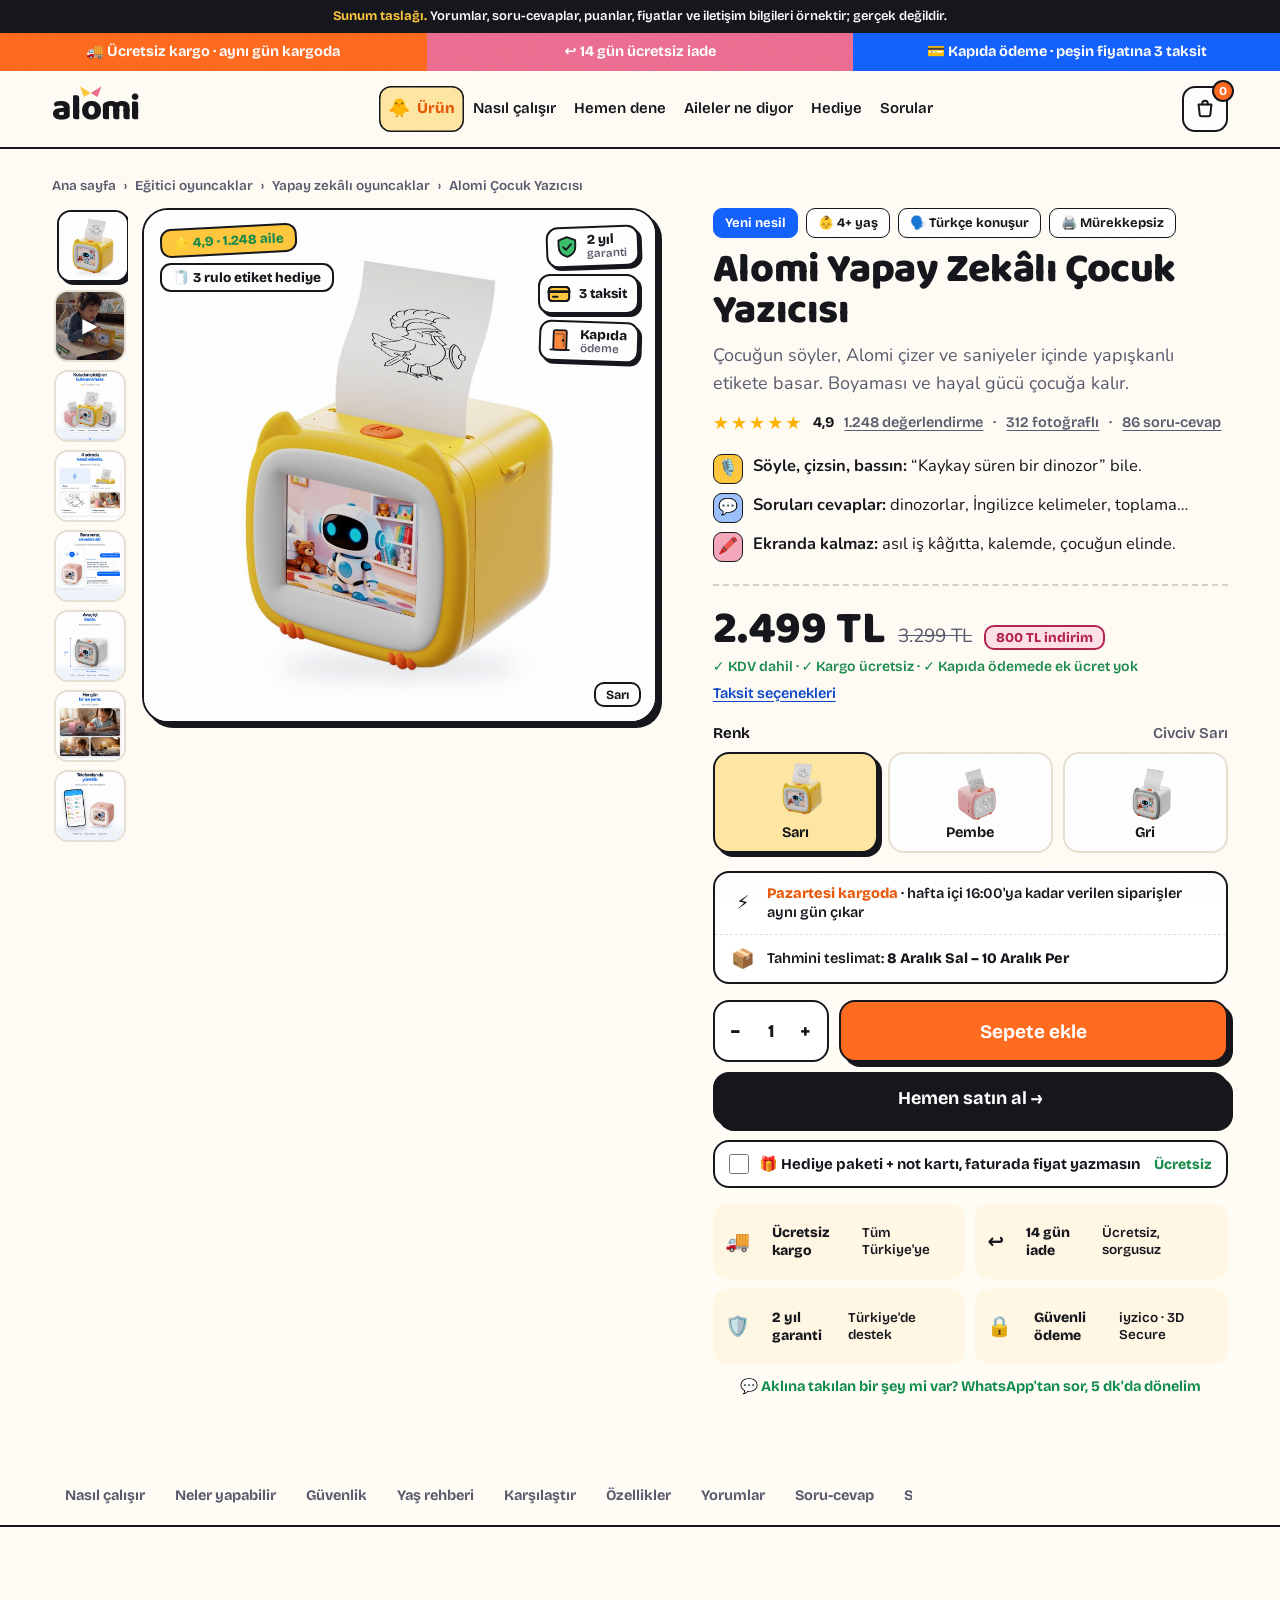
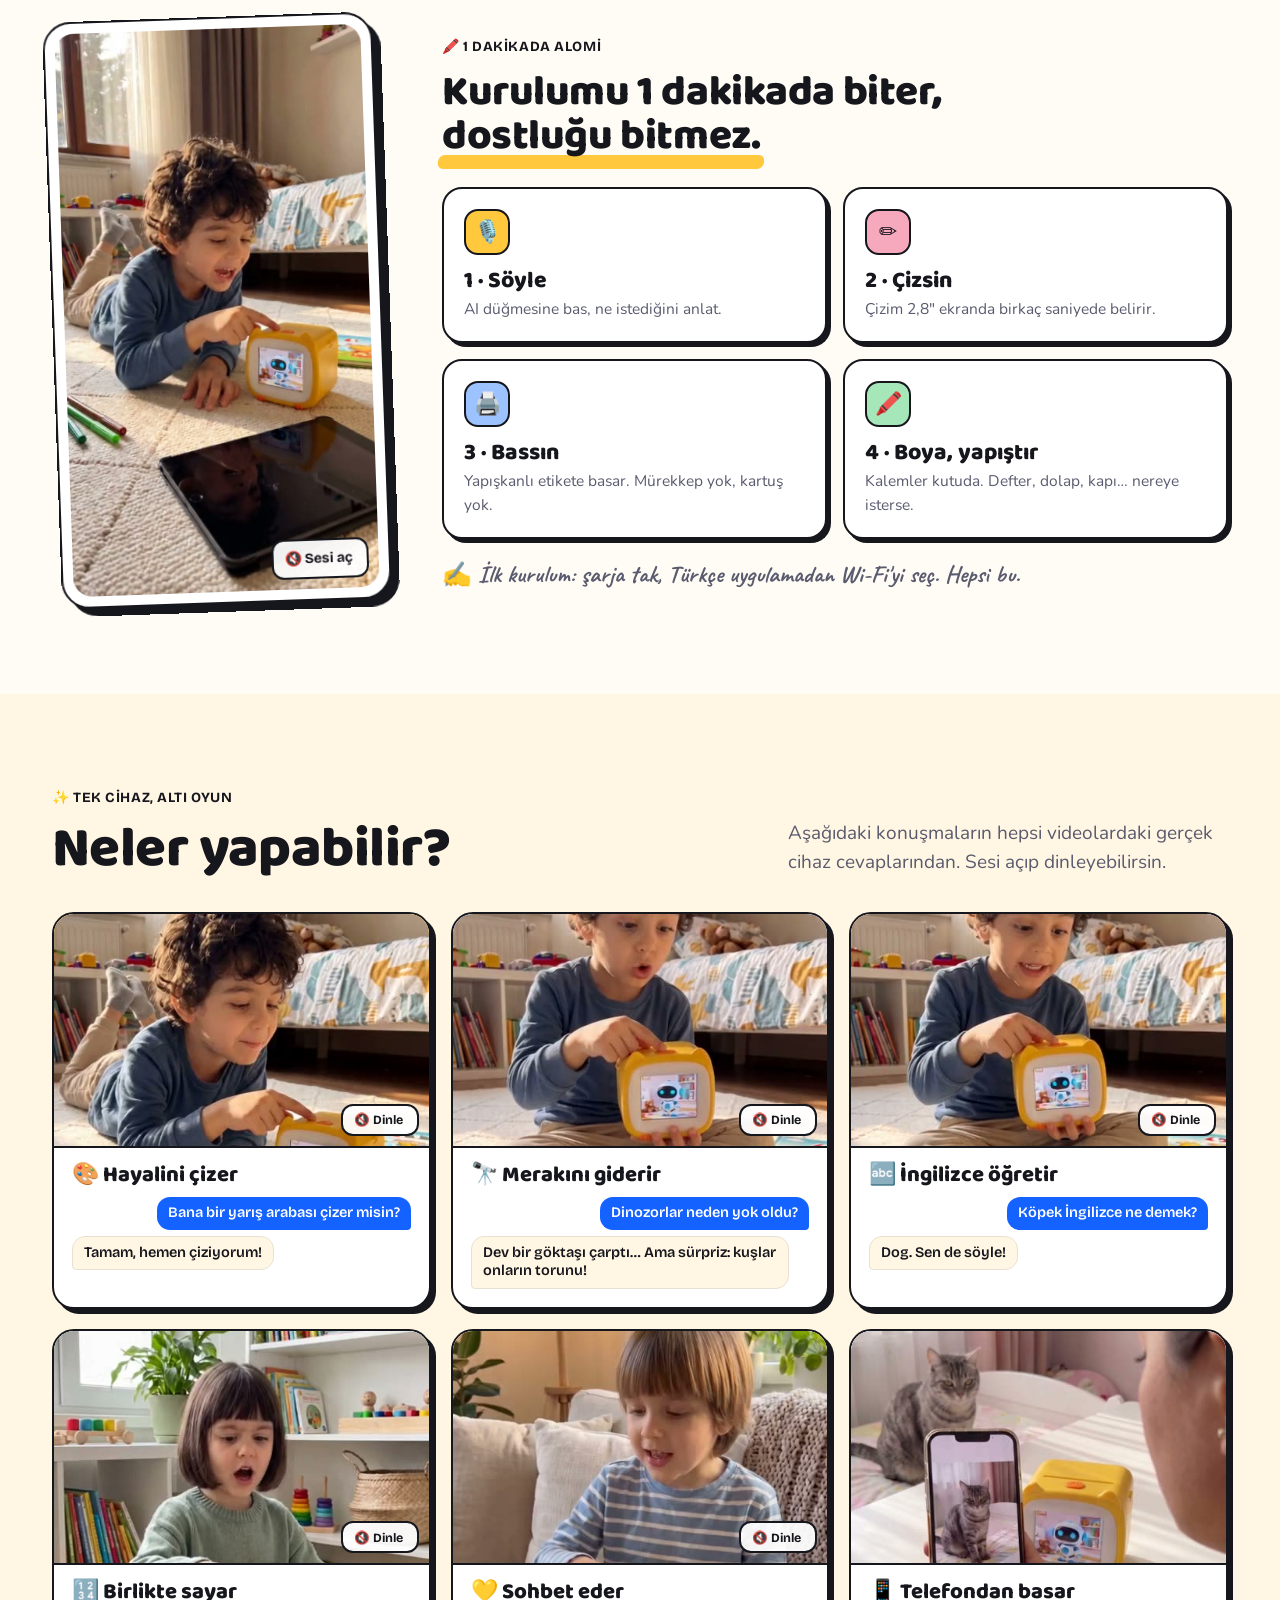
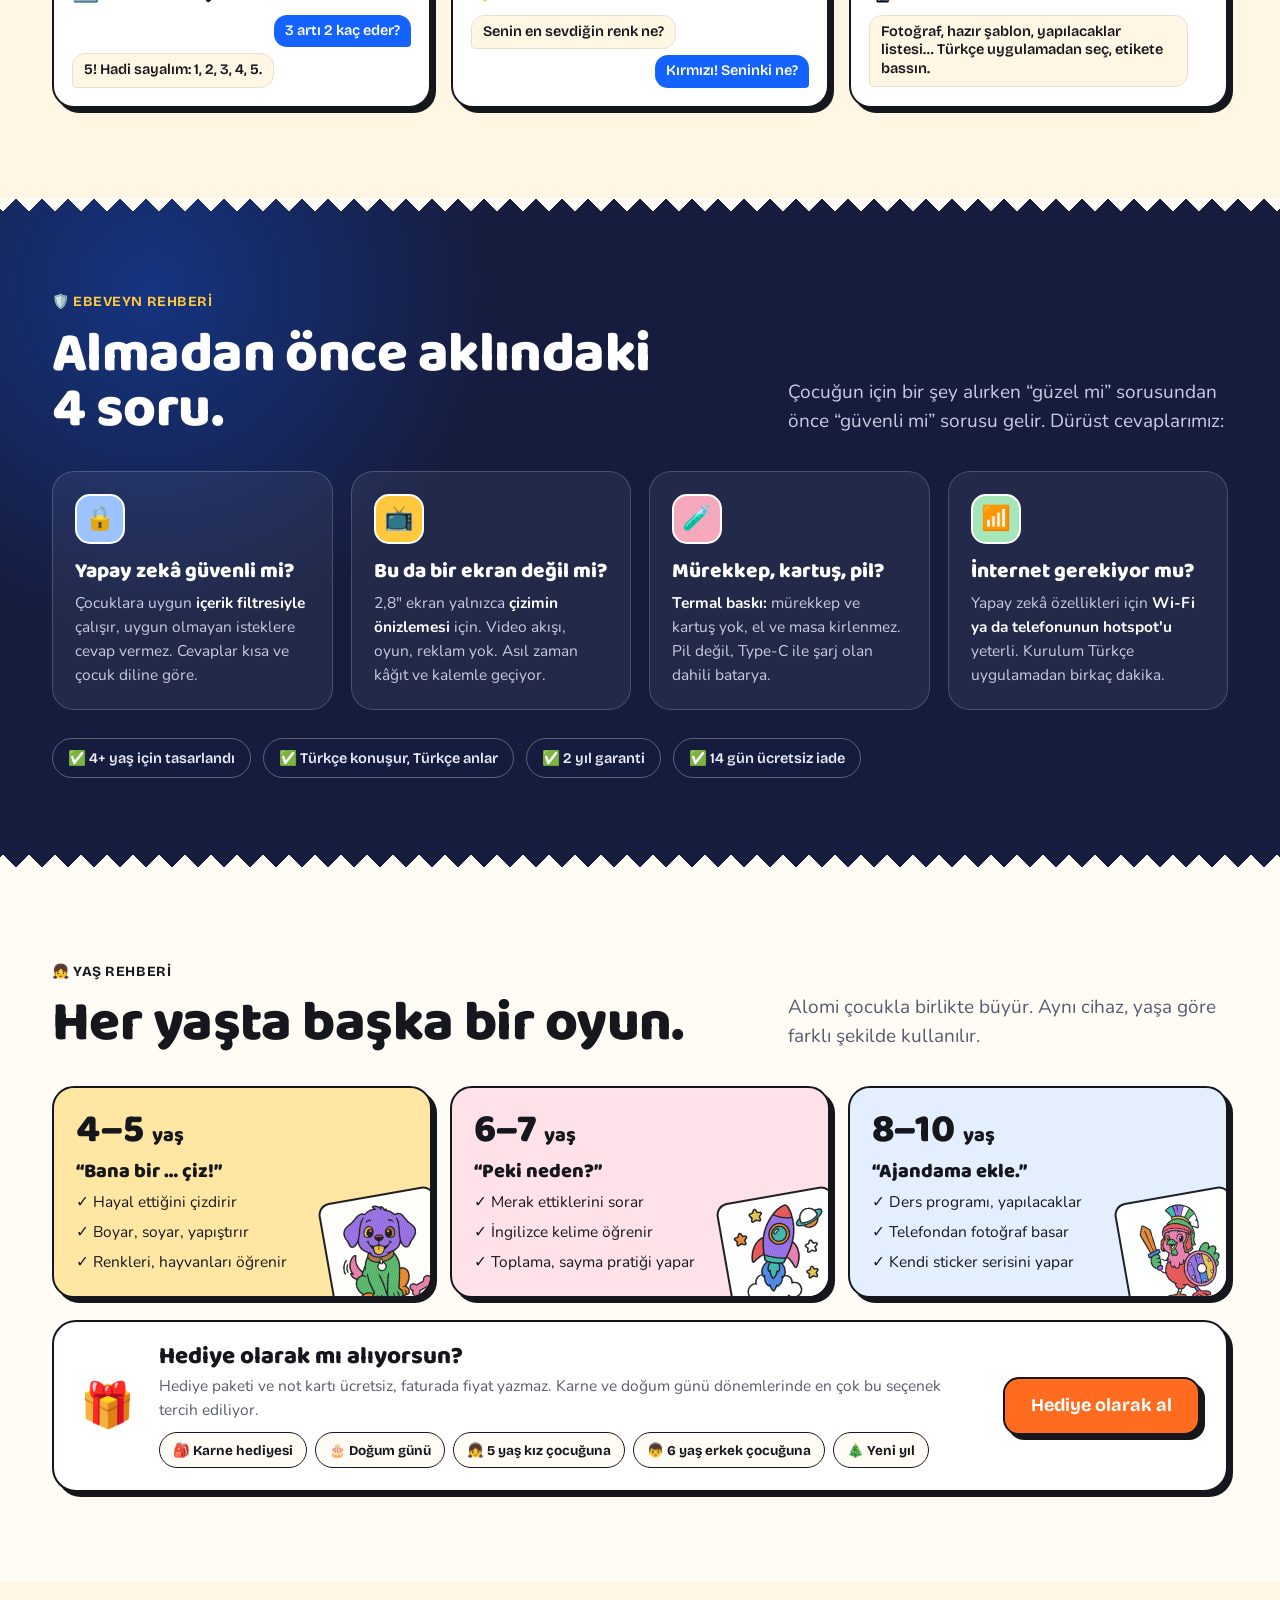
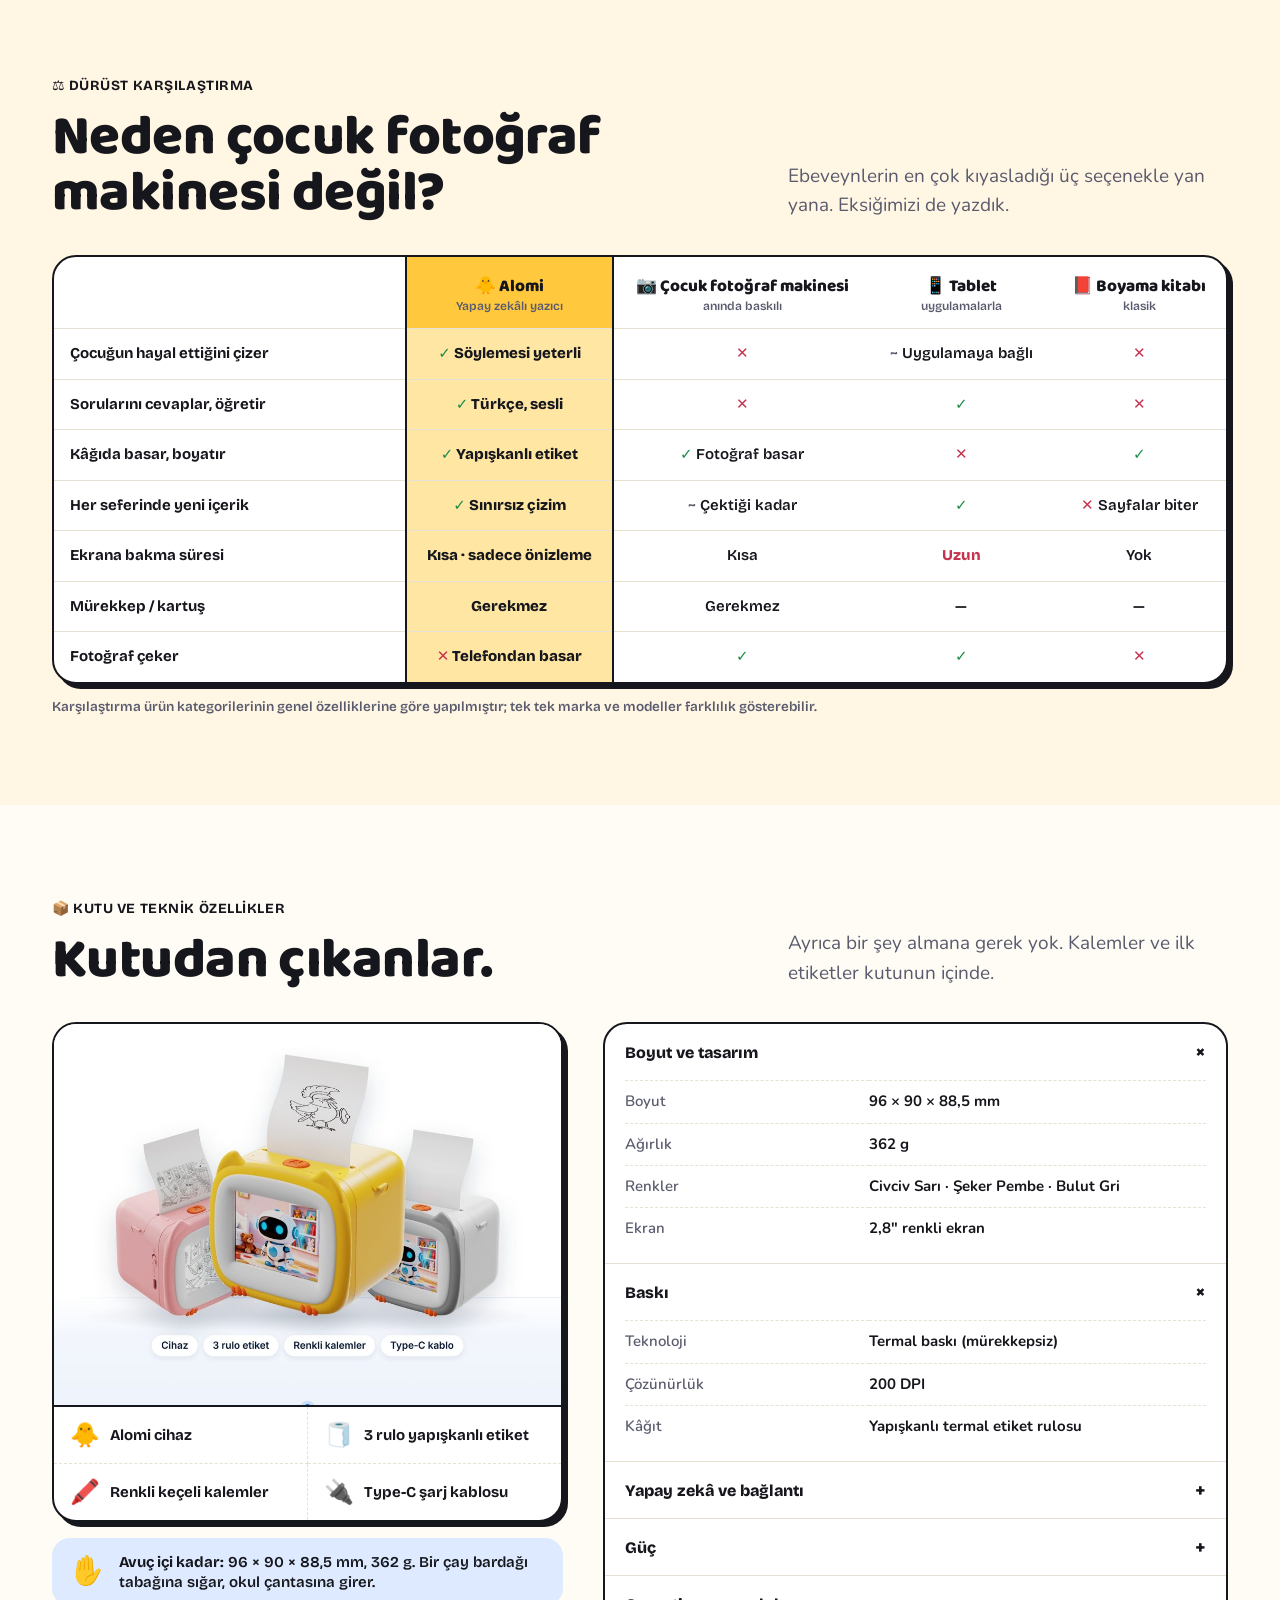
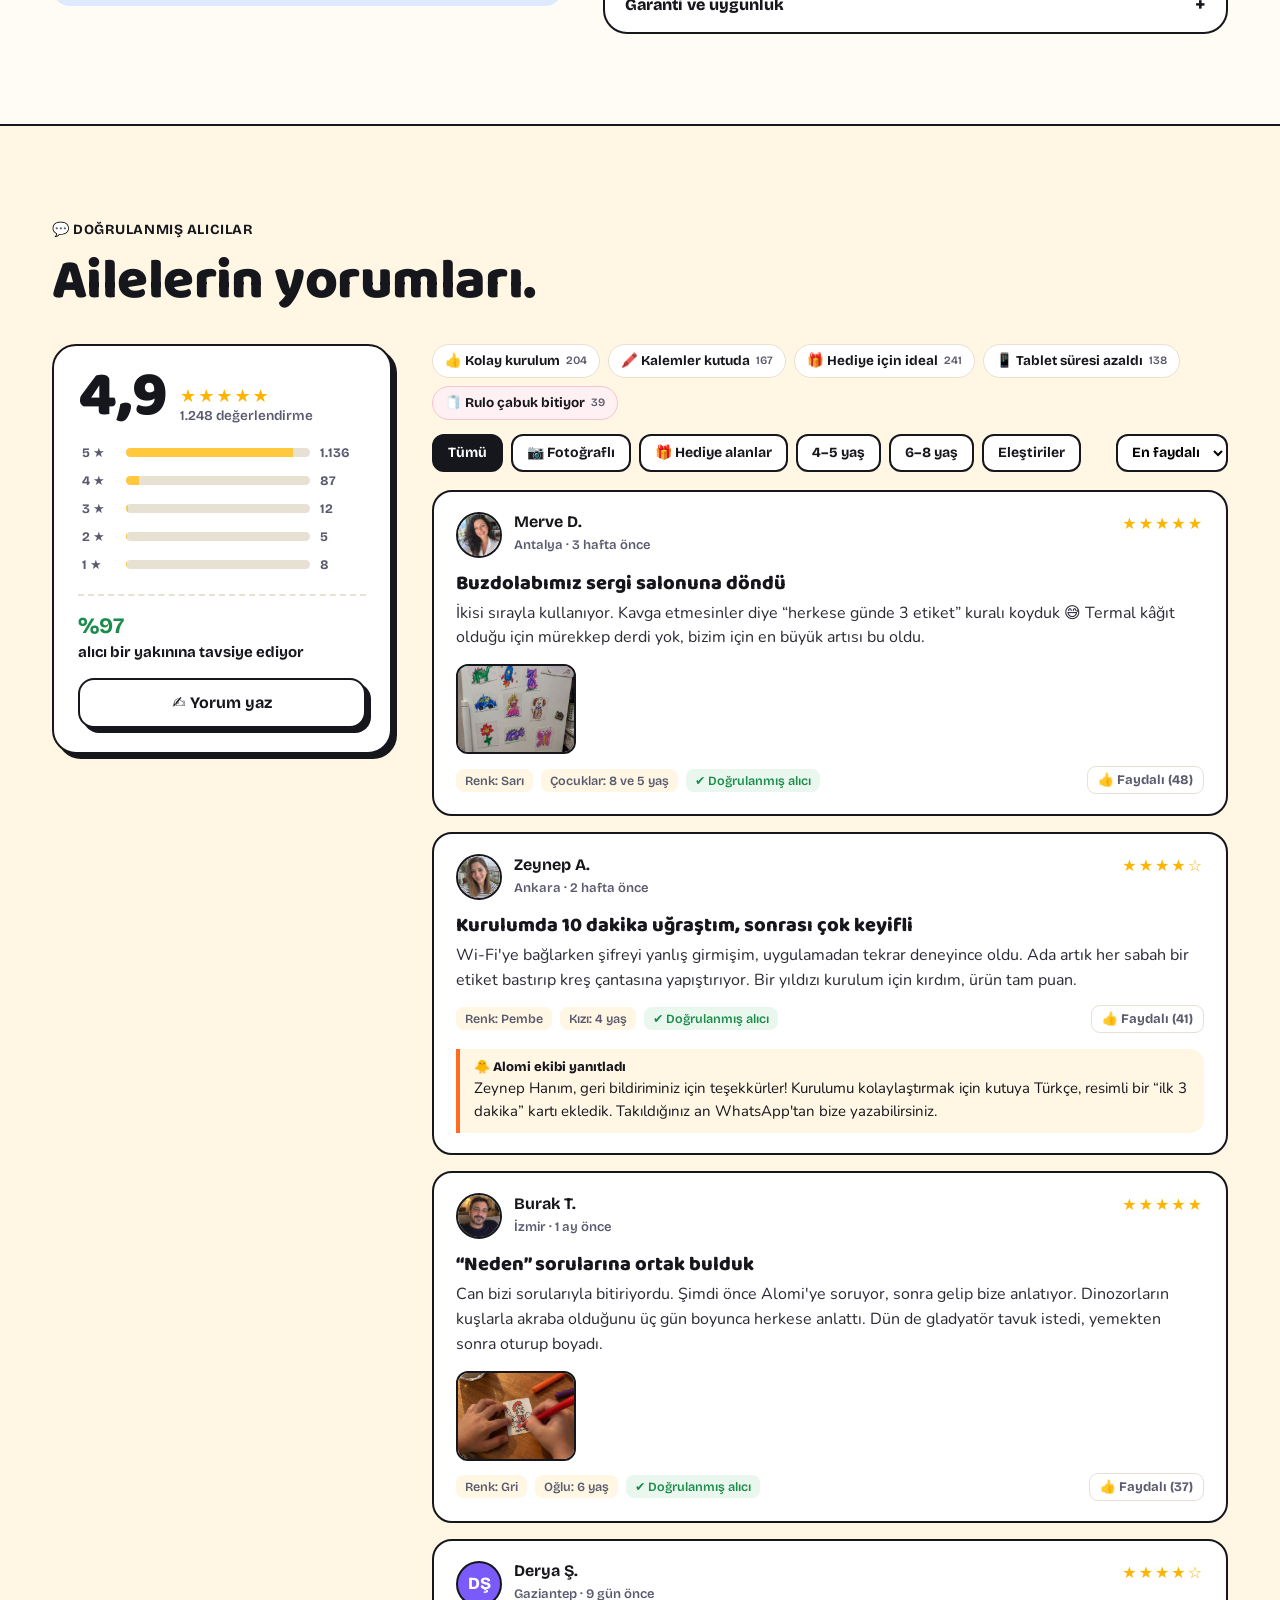
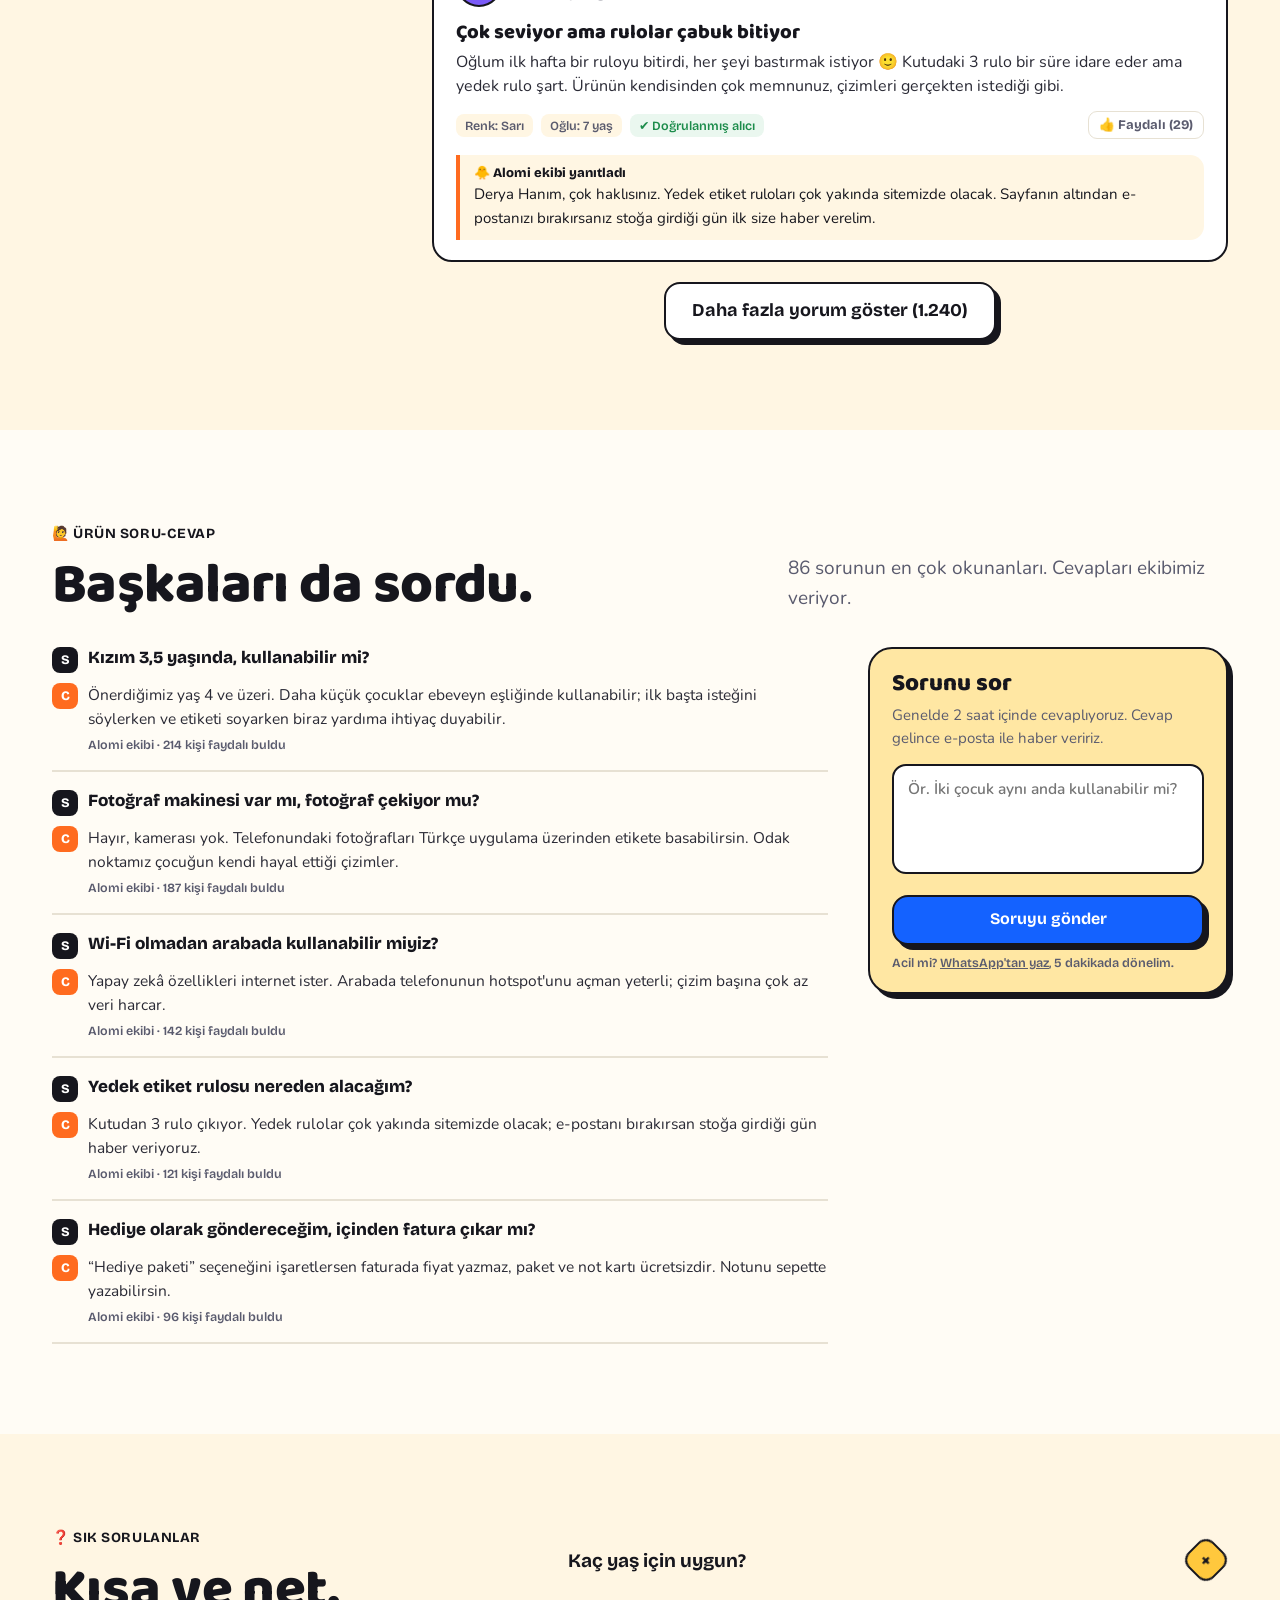
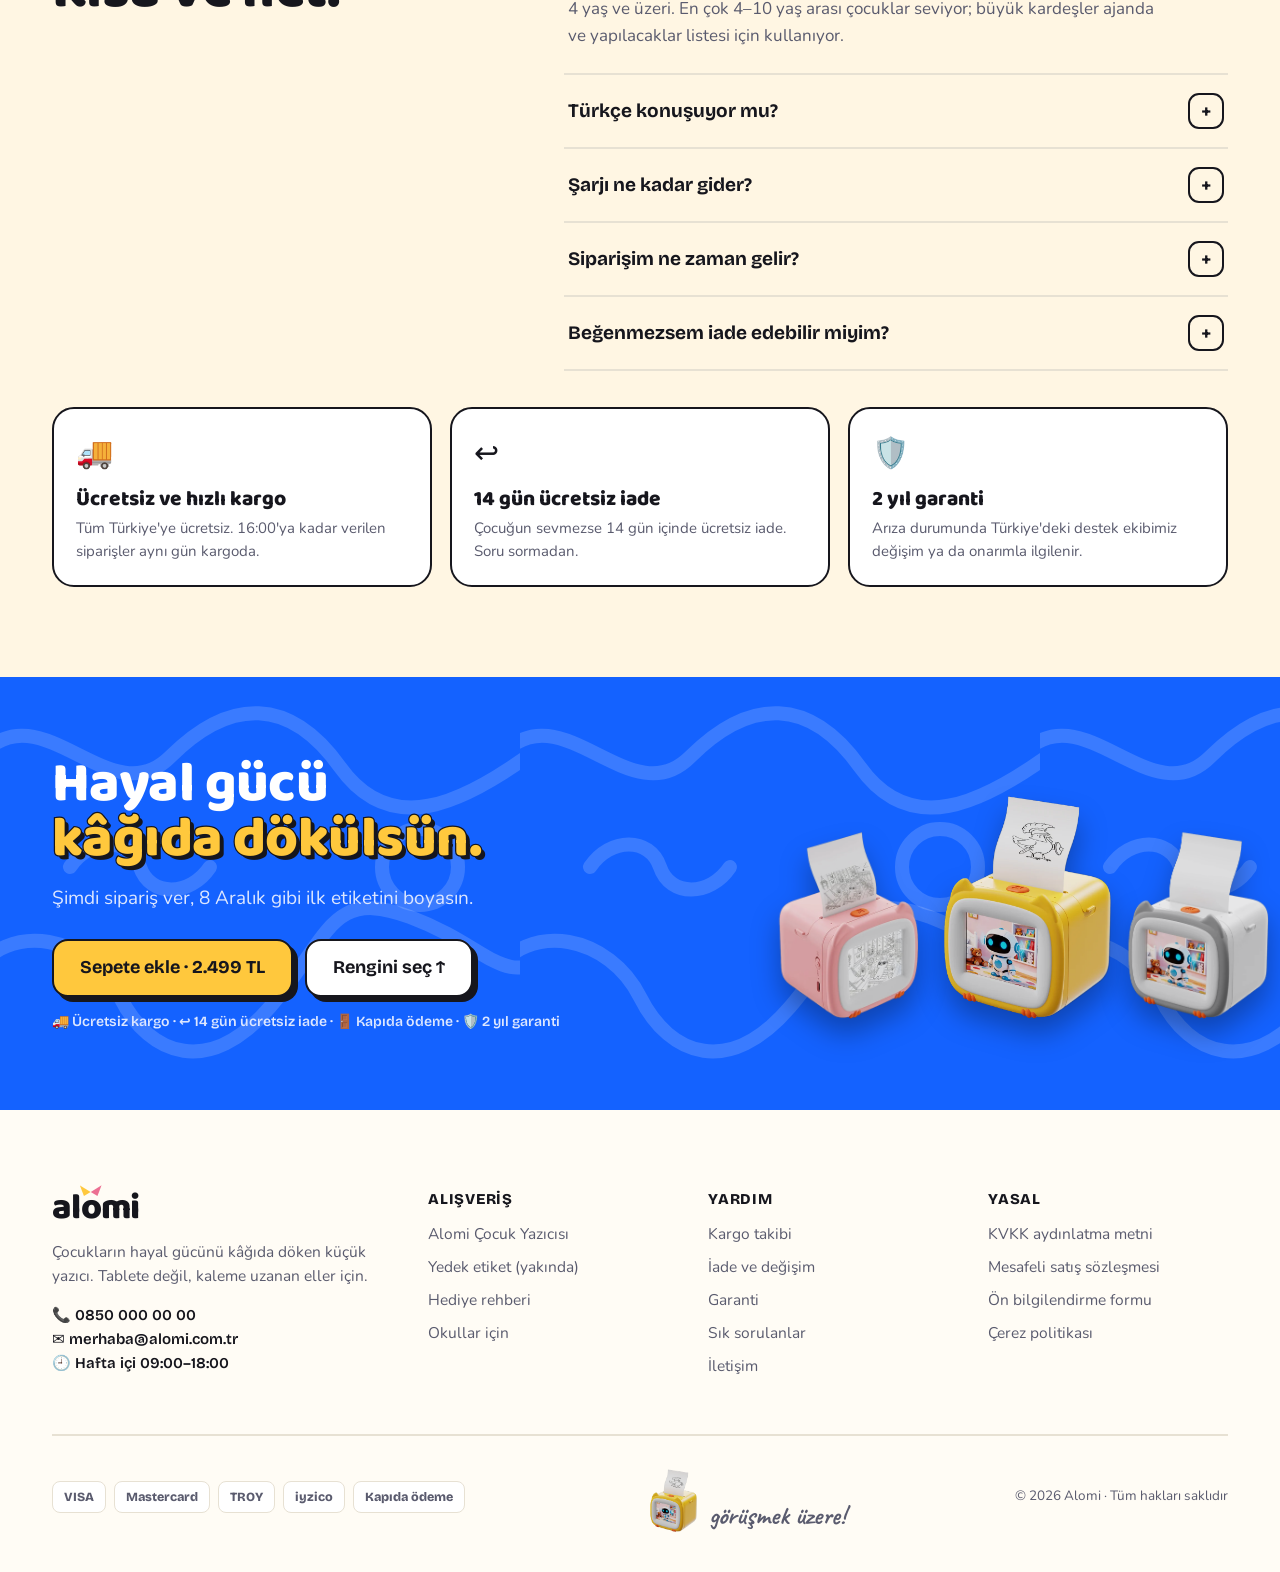
<file: urun.html>
<!doctype html>
<html lang="tr">
<head>
<meta charset="utf-8">
<meta name="viewport" content="width=device-width, initial-scale=1">
<meta name="robots" content="noindex, nofollow, noarchive">
<title>Alomi Yapay Zekâlı Çocuk Yazıcısı · Konuşan, Çizen, Etiket Basan Eğitici Oyuncak</title>
<meta name="description" content="Çocuğun söyler, Alomi çizer ve saniyeler içinde yapışkanlı etikete basar. Türkçe konuşur, soruları cevaplar. Mürekkep yok. Ücretsiz kargo, 14 gün ücretsiz iade, kapıda ödeme.">
<link rel="preconnect" href="https://fonts.googleapis.com">
<link rel="preconnect" href="https://fonts.gstatic.com" crossorigin>
<link href="https://fonts.googleapis.com/css2?family=Baloo+2:wght@600;700;800&family=Bricolage+Grotesque:opsz,wght@12..96,500;12..96,600;12..96,700;12..96,800&family=Caveat:wght@600;700&family=Nunito:wght@400;600;700;800&display=swap" rel="stylesheet">
<link rel="stylesheet" href="assets/ortak.css?v=7">
<!--
  SUNUM NOTU: Yorumlar, soru-cevaplar, puan (4,9), sayılar (1.248 / 312 / 86), fiyat (2.499 TL) ve
  "aynı gün kargo" saati ÖRNEKTİR. Yayın öncesi gerçek verilerle değiştirilmelidir.
-->
<style>
/* ================= ÜRÜN SAYFASI ================= */
.crumb{font:600 13.5px var(--f-ui);color:var(--muted);display:flex;gap:8px;flex-wrap:wrap;margin-bottom:14px}
.crumb a:hover{color:var(--ink);text-decoration:underline}
.pdp{padding:28px 0 70px}
.pdp-grid{display:grid;grid-template-columns:minmax(0,1.08fr) minmax(0,.92fr);gap:56px;align-items:start}

/* galeri */
.pg{position:sticky;top:92px;display:grid;grid-template-columns:76px minmax(0,1fr);gap:14px}
.pg-thumbs{display:flex;flex-direction:column;gap:8px;max-height:640px;overflow-y:auto;scrollbar-width:none;padding:2px}
.pg-thumbs::-webkit-scrollbar{display:none}
.pg-thumbs button{position:relative;flex:none;width:72px;height:72px;border-radius:14px;border:2px solid var(--line);overflow:hidden;background:#fff;transition:border-color .15s,transform .15s}
.pg-thumbs button img{width:100%;height:100%;object-fit:cover}
.pg-thumbs button.act{border-color:var(--ink);box-shadow:3px 3px 0 var(--ink);transform:translateX(3px)}
.pg-thumbs .play::after{content:"▶";position:absolute;inset:0;display:grid;place-items:center;color:#fff;font-size:20px;background:rgba(22,22,29,.35)}
.pg-thumbs .ugc::after{content:"📷";position:absolute;right:4px;bottom:3px;font-size:13px}
.pg-main{position:relative;aspect-ratio:1/1;max-height:640px;border-radius:26px;border:2px solid var(--ink);background:#fff;overflow:hidden;box-shadow:var(--sh);cursor:zoom-in}
.pg-main img,.pg-main video{position:absolute;inset:0;width:100%;height:100%;object-fit:contain;transition:opacity .25s,transform .2s}
.pg-main video{object-fit:cover;background:#111;display:none;cursor:default}
.pg-main.is-video video{display:block}
.pg-main.is-video img{display:none}
.pg-main.zoom img{transform:scale(2)}
.pg-badges{position:absolute;left:16px;top:16px;z-index:2;display:flex;flex-direction:column;gap:8px;align-items:flex-start;pointer-events:none}
.pg-badges span{background:#fff;border:2px solid var(--ink);border-radius:11px;padding:4px 11px;font:800 13.5px var(--f-ui)}
.pg-badges span.y{background:var(--yellow);transform:rotate(-3deg)}
.pg-cap{position:absolute;right:14px;bottom:14px;z-index:2;background:rgba(255,255,255,.94);border:2px solid var(--ink);border-radius:10px;padding:3px 10px;font:700 12.5px var(--f-ui)}
.pg-swipe{display:none}
/* ödeme rozetleri: fotoğrafın sağ üstü */
.pg-pay{position:absolute;right:16px;top:16px;z-index:2;display:flex;flex-direction:column;align-items:flex-end;gap:7px;pointer-events:none}
.pg-pay span{display:flex;align-items:center;gap:7px;background:#fff;border:2px solid var(--ink);border-radius:12px;padding:5px 10px 5px 6px;box-shadow:3px 3px 0 var(--ink)}
.pg-main:not(.first) .pg-pay{display:none}
.pg-pay span.g{transform:rotate(-2deg)}
.pg-pay span:nth-child(3){transform:rotate(2deg)}
.pg-pay svg{width:26px;height:26px;flex:none;fill:none;stroke:var(--ink);stroke-width:2;stroke-linecap:round;stroke-linejoin:round}
.pg-pay b{font:800 13.5px/1.05 var(--f-ui)}
.pg-pay small{display:block;font:600 11.5px/1.1 var(--f-ui);color:var(--muted)}

/* satın alma kutusu */
.bb-tags{display:flex;gap:8px;flex-wrap:wrap;margin-bottom:12px}
.tag{height:30px;padding:0 11px;border-radius:9px;border:1.5px solid var(--ink);display:inline-flex;align-items:center;gap:6px;font:700 13px var(--f-ui);background:#fff}
.tag.new{background:var(--blue);color:#fff;border-color:var(--blue)}
.bb h1{font-family:var(--f-display);font-weight:800;font-size:clamp(34px,3.2vw,46px);line-height:1;letter-spacing:-.01em}
.bb-sub{color:var(--muted);font-size:18px;margin-top:10px}
.bb-rate{display:flex;align-items:center;gap:10px;flex-wrap:wrap;margin-top:14px;font:600 14.5px var(--f-ui);color:var(--muted)}
.bb-rate b{color:var(--ink)}
.bb-rate a{text-decoration:underline;text-underline-offset:3px}
.bb-points{list-style:none;display:grid;gap:9px;margin:20px 0 4px}
.bb-points li{display:grid;grid-template-columns:30px 1fr;gap:10px;align-items:start;font-size:16.5px;line-height:1.4}
.bb-points li span{width:30px;height:30px;border-radius:9px;display:grid;place-items:center;font-size:16px;border:1.5px solid var(--ink)}
.bb-price{display:flex;align-items:baseline;gap:12px;flex-wrap:wrap;margin-top:22px;padding-top:20px;border-top:2px dashed #D9D2C2}
.bb-price b{font-family:var(--f-display);font-weight:800;font-size:46px;line-height:1}
.bb-price s{color:var(--muted);font-size:19px}
.bb-price .off{background:var(--pink-l);color:#B3264E;border:2px solid #B3264E;border-radius:10px;padding:2px 10px;font:800 13.5px var(--f-ui)}
.bb-incl{font:600 14px var(--f-ui);color:#1C8C4B;margin-top:6px}
.bb-pay{display:flex;gap:8px 18px;flex-wrap:wrap;margin-top:10px;font:600 14.5px var(--f-ui);color:var(--ink-2)}
.bb-pay details{position:relative}
.bb-pay summary{list-style:none;cursor:pointer;text-decoration:underline;text-underline-offset:3px;color:var(--blue-d)}
.bb-pay summary::-webkit-details-marker{display:none}
.inst{position:absolute;z-index:20;top:28px;left:0;width:300px;background:#fff;border:2px solid var(--ink);border-radius:16px;box-shadow:var(--sh);padding:14px 16px;font:600 14px var(--f-ui)}
.inst div{display:flex;justify-content:space-between;padding:7px 0;border-bottom:1px dashed var(--line)}
.inst div:last-of-type{border-bottom:0}
.inst small{display:block;margin-top:8px;color:var(--muted);font-size:12px}
.lbl{display:flex;justify-content:space-between;align-items:baseline;font:700 15px var(--f-ui);margin:22px 0 10px}
.lbl em{font-style:normal;color:var(--muted);font-weight:600}
.sw{display:grid;grid-template-columns:repeat(3,1fr);gap:10px}
.sw button{border:2px solid var(--line);border-radius:16px;background:#fff;padding:8px 6px 10px;display:flex;flex-direction:column;align-items:center;gap:4px;font:700 14.5px var(--f-ui);transition:all .2s}
.sw button img{height:58px;width:auto;transition:transform .45s cubic-bezier(.3,1.8,.5,1)}
.sw button.act{border-color:var(--ink);box-shadow:4px 4px 0 var(--ink);background:var(--c)}
.sw button.act img{transform:translateY(-5px) rotate(-5deg)}
.ship{margin-top:18px;border:2px solid var(--ink);border-radius:16px;background:#fff;overflow:hidden}
.ship>div{display:grid;grid-template-columns:28px 1fr;gap:10px;align-items:center;padding:11px 14px;font:600 14.5px/1.35 var(--f-ui)}
.ship>div+div{border-top:1.5px dashed var(--line)}
.ship>div>span{font-size:19px;text-align:center}
.ship b{font-weight:800}
.ship .cut{color:var(--orange-d)}
.buyrow{display:grid;grid-template-columns:auto 1fr;gap:10px;margin-top:16px}
.qty{display:flex;align-items:center;height:62px;border:2px solid var(--ink);border-radius:16px;background:#fff;overflow:hidden}
.qty button{width:42px;height:100%;font:800 20px var(--f-ui)}
.qty button:hover{background:var(--paper-2)}
.qty output{width:28px;text-align:center;font:800 18px var(--f-ui)}
.buyrow .btn{height:62px;font-size:19px}
.btn-k{--bg:var(--ink);--fg:#fff}
.now{width:100%;margin-top:10px;height:54px}
.giftbox{margin-top:14px;border:2px solid var(--ink);border-radius:16px;background:#fff;padding:12px 14px}
.giftbox label{display:flex;gap:10px;align-items:center;font:700 15px var(--f-ui);cursor:pointer}
.giftbox input[type=checkbox]{width:20px;height:20px;accent-color:var(--orange)}
.giftbox label em{margin-left:auto;font-style:normal;color:#1C8C4B;font-weight:800;font-size:14px}
.giftbox textarea{display:none;width:100%;margin-top:10px;border:2px solid var(--line);border-radius:12px;padding:10px 12px;font:600 15px var(--f-hand);font-size:20px;resize:none;height:76px;outline:none;background:var(--paper)}
.giftbox.on textarea{display:block}
.giftbox textarea:focus{border-color:var(--ink)}
.giftbox p{display:none;font:600 12.5px var(--f-ui);color:var(--muted);margin-top:6px}
.giftbox.on p{display:block}
.trust{display:grid;grid-template-columns:1fr 1fr;gap:10px;margin-top:16px}
.trust div{display:flex;gap:10px;align-items:center;padding:10px 12px;border-radius:14px;background:var(--paper-2);font:600 13.5px/1.25 var(--f-ui)}
.trust div span{font-size:20px}
.trust b{display:block;font-weight:800;font-size:14px}
.wa-line{display:flex;align-items:center;justify-content:center;gap:8px;margin-top:14px;font:700 14.5px var(--f-ui);color:#128C4A}
.wa-line:hover{text-decoration:underline}

/* yapışkan alt-menü + fiyat */
.subnav{position:sticky;top:64px;z-index:90;background:rgba(255,252,245,.95);backdrop-filter:blur(10px);border-bottom:2px solid var(--ink)}
.subnav .wrap{display:flex;align-items:center;justify-content:space-between;gap:20px;height:60px}
.subnav nav{display:flex;gap:4px;overflow-x:auto;scrollbar-width:none}
.subnav nav::-webkit-scrollbar{display:none}
.subnav nav a{flex:none;padding:8px 13px;border-radius:11px;font:700 14.5px var(--f-ui);color:var(--muted);transition:all .15s}
.subnav nav a:hover{color:var(--ink);background:var(--paper-2)}
.subnav nav a.act{color:var(--ink);background:var(--yellow-l);box-shadow:inset 0 0 0 1.5px var(--ink)}
.sn-buy{display:flex;align-items:center;gap:14px;opacity:0;transform:translateX(20px);pointer-events:none;transition:all .3s;flex:none}
.sn-buy.on{opacity:1;transform:none;pointer-events:auto}
.sn-buy img{width:44px;height:44px;object-fit:contain}
.sn-buy .t{font:700 13px/1.15 var(--f-ui);color:var(--muted)}
.sn-buy .t b{display:block;font:800 21px var(--f-display);color:var(--ink)}
.sn-buy .btn{height:44px;font-size:15.5px;box-shadow:3px 3px 0 var(--ink)}

/* ortak bölüm başlığı */
.sec{padding:90px 0;scroll-margin-top:120px}
.sec-head{display:flex;justify-content:space-between;align-items:flex-end;gap:40px;margin-bottom:34px}
.sec-head .lead{max-width:440px}

/* nasıl çalışır (kompakt) */
.flow{display:grid;grid-template-columns:330px minmax(0,1fr);gap:60px;align-items:center}
.flow .vcard{position:relative;width:100%;aspect-ratio:9/16;transform:rotate(-2deg)}
.flow-steps{display:grid;grid-template-columns:1fr 1fr;gap:16px;margin-top:28px}
.fs{padding:20px;border-radius:20px;border:2px solid var(--ink);background:#fff;box-shadow:4px 4px 0 var(--ink)}
.fs i{font-style:normal;width:46px;height:46px;border-radius:14px;border:2px solid var(--ink);display:grid;place-items:center;font-size:22px;background:var(--c)}
.fs h3{font:800 23px/1.05 var(--f-display);margin:14px 0 4px}
.fs p{color:var(--muted);font-size:15.5px}
.flow-h{margin-top:12px;font-size:clamp(34px,3.3vw,50px);line-height:1.04;text-wrap:balance}
.flow-h .nw,.flow-h .mark{white-space:nowrap}
.flow-note{margin-top:22px;font:700 24px/1.15 var(--f-hand);color:var(--muted)}

/* neler yapabilir */
.cap-grid{display:grid;grid-template-columns:repeat(3,minmax(0,1fr));gap:20px}
.capc{border-radius:22px;border:2px solid var(--ink);background:#fff;box-shadow:var(--sh);overflow:hidden;display:flex;flex-direction:column}
.capc .v{position:relative;aspect-ratio:16/10;background:var(--c);border-bottom:2px solid var(--ink);overflow:hidden}
.capc .v video{width:100%;height:100%;object-fit:cover;object-position:50% 35%}
.capc .v .snd{right:10px;bottom:10px;height:32px;font-size:12.5px}
.capc .b{padding:16px 18px 18px}
.capc h3{font:800 22px/1.05 var(--f-display);display:flex;align-items:center;gap:8px}
.capc .q{margin-top:10px;display:grid;gap:6px}
.capc .q p{font:600 14.5px/1.3 var(--f-ui);padding:7px 11px;border-radius:13px;max-width:94%}
.capc .q .k{justify-self:end;background:var(--blue);color:#fff;border-radius:13px 13px 4px 13px}
.capc .q .o{justify-self:start;background:var(--paper-2);border:1.5px solid var(--line);border-radius:13px 13px 13px 4px}

/* ebeveyn rehberi */
.guide{background:var(--night);color:#fff;position:relative;overflow:hidden}
.guide::before{content:"";position:absolute;width:700px;height:700px;left:-200px;top:-260px;border-radius:50%;background:radial-gradient(closest-side,rgba(20,98,255,.35),transparent)}
.guide .wrap{position:relative}
.guide .h-l{color:#fff}
.guide .lead{color:#C8CBE3}
.g-grid{display:grid;grid-template-columns:repeat(4,minmax(0,1fr));gap:18px}
.gq{border-radius:22px;background:rgba(255,255,255,.06);border:1.5px solid rgba(255,255,255,.18);padding:22px}
.gq .ic{width:50px;height:50px;border-radius:15px;display:grid;place-items:center;font-size:24px;background:var(--c);border:2px solid #fff}
.gq h3{font:800 21px/1.1 var(--f-display);margin:16px 0 8px}
.gq p{color:#C8CBE3;font-size:15.5px}
.gq b{color:#fff}
.g-foot{display:flex;gap:12px;flex-wrap:wrap;margin-top:28px}
.g-foot span{height:40px;padding:0 15px;border-radius:99px;border:1.5px solid rgba(255,255,255,.3);display:flex;align-items:center;gap:8px;font:600 14.5px var(--f-ui);color:#E9EBFA}

/* kimin için + hediye */
.ages{display:grid;grid-template-columns:repeat(3,minmax(0,1fr));gap:18px}
.age{border-radius:22px;border:2px solid var(--ink);background:var(--c);padding:22px;position:relative;overflow:hidden;box-shadow:var(--sh)}
.age b{font:800 40px/1 var(--f-display);display:block}
.age b small{font-size:20px}
.age h3{font:800 20px/1.1 var(--f-display);margin:10px 0 8px}
.age ul{list-style:none;display:grid;gap:6px;font-size:15.5px}
.age ul li::before{content:"✓ ";font-weight:900}
.age img{position:absolute;right:-14px;bottom:-16px;width:118px;opacity:.95;transform:rotate(-10deg);background:#fff;border:2px solid var(--ink);border-radius:12px;padding:5px}
.giftbar{margin-top:22px;border-radius:24px;border:2px solid var(--ink);background:#fff;padding:22px 26px;display:grid;grid-template-columns:auto minmax(0,1fr) auto;gap:24px;align-items:center;box-shadow:var(--sh)}
.giftbar .ic{font-size:44px}
.giftbar h3{font:800 24px/1.1 var(--f-display)}
.giftbar p{color:var(--muted);font-size:15.5px;margin-top:4px}
.giftbar .chips2{display:flex;gap:8px;flex-wrap:wrap;margin-top:10px}
.giftbar .chips2 button{height:36px;padding:0 13px;border-radius:99px;border:1.5px solid var(--ink);background:var(--paper);font:700 13.5px var(--f-ui);transition:background .15s}
.giftbar .chips2 button:hover{background:var(--yellow-l)}

/* karşılaştırma */
.cmp-wrap{overflow-x:auto;border-radius:24px;border:2px solid var(--ink);box-shadow:var(--sh);background:#fff}
.cmp{width:100%;border-collapse:collapse;min-width:820px}
.cmp th,.cmp td{padding:15px 16px;text-align:center;border-bottom:1.5px solid var(--line);font:600 15px/1.3 var(--f-ui)}
.cmp th{font:800 17px/1.15 var(--f-display);vertical-align:bottom;padding-top:20px}
.cmp th small{display:block;font:600 12px var(--f-ui);color:var(--muted);margin-top:3px}
.cmp td:first-child,.cmp th:first-child{text-align:left;font-weight:700;width:30%}
.cmp tr:last-child td{border-bottom:0}
.cmp .us{background:var(--yellow-l)}
.cmp th.us{background:var(--yellow);border-left:2px solid var(--ink);border-right:2px solid var(--ink)}
.cmp td.us{border-left:2px solid var(--ink);border-right:2px solid var(--ink);font-weight:800}
.y{color:#1C8C4B;font-weight:900}.n{color:#C4344F;font-weight:900}.m{color:var(--muted)}
.cmp-swipe{display:none}
.cmp-note{margin-top:14px;font:600 13.5px var(--f-ui);color:var(--muted)}

/* özellikler */
.spec-grid{display:grid;grid-template-columns:minmax(0,.9fr) minmax(0,1.1fr);gap:40px;align-items:start}
.inbox{border-radius:24px;border:2px solid var(--ink);background:#fff;overflow:hidden;box-shadow:var(--sh)}
.inbox img{width:100%;aspect-ratio:4/3;object-fit:cover;object-position:50% 72%}
.inbox ul{list-style:none;display:grid;grid-template-columns:1fr 1fr;border-top:2px solid var(--ink)}
.inbox li{display:flex;gap:10px;align-items:center;padding:14px 16px;font:700 15px var(--f-ui)}
.inbox li:nth-child(odd){border-right:1.5px dashed var(--line)}
.inbox li:nth-child(-n+2){border-bottom:1.5px dashed var(--line)}
.inbox li span{font-size:24px}
.spec{border-radius:24px;border:2px solid var(--ink);background:#fff;overflow:hidden}
.spec details{border-bottom:1.5px solid var(--line)}
.spec details:last-child{border-bottom:0}
.spec summary{list-style:none;cursor:pointer;display:flex;justify-content:space-between;align-items:center;padding:16px 20px;font:800 16px var(--f-ui)}
.spec summary::-webkit-details-marker{display:none}
.spec summary::after{content:"+";font:800 20px var(--f-ui);transition:transform .25s}
.spec details[open] summary::after{transform:rotate(45deg)}
.spec dl{display:grid;grid-template-columns:42% 58%;padding:0 20px 14px}
.spec dt,.spec dd{padding:9px 0;border-top:1px dashed var(--line);font-size:15px}
.spec dt{color:var(--muted);font-weight:600}
.spec dd{font-weight:700}
.scale{margin-top:16px;display:flex;gap:14px;align-items:center;padding:14px 18px;border-radius:18px;background:var(--sky);font:600 15px/1.35 var(--f-ui)}
.scale span{font-size:28px}

/* yorumlar */
.rv-top{display:grid;grid-template-columns:340px minmax(0,1fr);gap:40px;align-items:start}
.rsum{position:sticky;top:140px;border-radius:24px;border:2px solid var(--ink);background:#fff;padding:24px;box-shadow:var(--sh)}
.rsum .big{display:flex;align-items:flex-end;gap:12px}
.rsum .big b{font:800 64px/.85 var(--f-display)}
.rsum .big div{font:600 13.5px var(--f-ui);color:var(--muted)}
.dist{display:grid;gap:6px;margin-top:18px}
.dist button{display:grid;grid-template-columns:34px 1fr 42px;gap:10px;align-items:center;font:700 13px var(--f-ui);color:var(--muted);padding:3px 4px;border-radius:8px;text-align:left}
.dist button:hover,.dist button.act{background:var(--paper-2);color:var(--ink)}
.dist i{height:9px;border-radius:5px;background:var(--line);position:relative;overflow:hidden}
.dist i::after{content:"";position:absolute;inset:0;width:var(--w);background:var(--yellow)}
.rsum .rec{margin-top:18px;padding-top:16px;border-top:2px dashed var(--line);font:700 15px/1.35 var(--f-ui)}
.rsum .rec b{color:#1C8C4B;font-size:22px;display:block}
.rsum .btn{width:100%;margin-top:16px;height:50px;font-size:16px}
.topics{display:flex;gap:8px;flex-wrap:wrap;margin-bottom:14px}
.topics span{height:34px;padding:0 12px;border-radius:99px;background:#fff;border:1.5px solid var(--line);display:flex;align-items:center;gap:6px;font:700 13.5px var(--f-ui)}
.topics span.neg{background:#FFF1F3;border-color:#F4C5CF}
.topics small{color:var(--muted);font-weight:600}
.rfilters{display:flex;gap:8px;flex-wrap:wrap;align-items:center;margin-bottom:18px}
.rfilters button{height:38px;padding:0 14px;border-radius:12px;border:2px solid var(--ink);background:#fff;font:700 14px var(--f-ui);transition:all .15s}
.rfilters button.act{background:var(--ink);color:#fff}
.rfilters select{margin-left:auto;height:38px;border-radius:12px;border:2px solid var(--ink);padding:0 10px;font:700 14px var(--f-ui);background:#fff}
.rlist{display:grid;gap:16px}
.rcard{border-radius:20px;border:2px solid var(--ink);background:#fff;padding:20px 22px;display:grid;grid-template-columns:minmax(0,1fr) auto;gap:6px 20px}
.rcard[hidden],.rcard.later{display:none}
.rlist.all .rcard.later:not([hidden]){display:grid}
.rcard .who{display:flex;gap:12px;align-items:center}
.rcard .av{width:46px;height:46px;border-radius:50%;object-fit:cover;border:2px solid var(--ink);display:grid;place-items:center;font:800 17px var(--f-ui);color:#fff;flex:none}
.rcard .who b{font:700 16px var(--f-ui);display:block}
.rcard .who small{font:600 13px var(--f-ui);color:var(--muted)}
.rcard .stars{font-size:16px;align-self:start}
.rcard h4{grid-column:1/-1;font:800 20px/1.15 var(--f-display);margin-top:8px}
.rcard p{grid-column:1/-1;font-size:16px;color:var(--ink-2)}
.rcard .meta{grid-column:1/-1;display:flex;gap:8px;flex-wrap:wrap;align-items:center;margin-top:6px}
.rcard .meta span{font:600 12.5px var(--f-ui);background:var(--paper-2);border-radius:8px;padding:4px 9px;color:var(--muted)}
.rcard .meta .ver{color:#1C8C4B;background:#EAF7EF}
.rcard .shots{grid-column:1/-1;display:flex;gap:8px;margin-top:8px}
.rcard .shots img{width:120px;height:90px;object-fit:cover;border-radius:12px;border:2px solid var(--ink);cursor:zoom-in}
.rcard .help{margin-left:auto;display:inline-block;font:700 13px var(--f-ui);color:var(--muted);padding:5px 10px;border-radius:9px;border:1.5px solid var(--line);background:#fff}
.rcard .help.on{color:#1C8C4B;border-color:#1C8C4B;background:#EAF7EF}
.reply{grid-column:1/-1;margin-top:10px;border-left:4px solid var(--orange);background:var(--paper-2);border-radius:0 14px 14px 0;padding:10px 14px;font-size:15px}
.reply b{display:block;font:800 13px var(--f-ui);margin-bottom:2px}
.rmore{display:flex;justify-content:center;margin-top:20px}
.lightbox{position:fixed;inset:0;z-index:300;background:rgba(22,22,29,.85);display:none;place-items:center;padding:20px}
.lightbox.on{display:grid}
.lightbox img{max-width:min(92vw,720px);max-height:86vh;border-radius:18px;border:3px solid #fff}

/* soru-cevap */
.qa-grid{display:grid;grid-template-columns:minmax(0,1fr) 360px;gap:40px;align-items:start}
.qitem{border-bottom:2px solid var(--line);padding:18px 0}
.qitem:first-child{padding-top:0}
.qitem .q{font:800 17px/1.3 var(--f-ui);display:flex;gap:10px}
.qitem .q::before{content:"S";flex:none;width:26px;height:26px;border-radius:8px;background:var(--ink);color:#fff;display:grid;place-items:center;font-size:13px}
.qitem .a{display:flex;gap:10px;margin-top:10px;font-size:15.5px;color:var(--ink-2)}
.qitem .a::before{content:"C";flex:none;width:26px;height:26px;border-radius:8px;background:var(--orange);color:#fff;display:grid;place-items:center;font:800 13px var(--f-ui)}
.qitem small{display:block;margin:6px 0 0 36px;font:600 12.5px var(--f-ui);color:var(--muted)}
.ask{position:sticky;top:140px;border-radius:24px;border:2px solid var(--ink);background:var(--yellow-l);padding:22px;box-shadow:var(--sh)}
.ask h3{font:800 24px/1.1 var(--f-display)}
.ask p{color:var(--muted);font-size:15px;margin:6px 0 14px}
.ask textarea{width:100%;height:110px;border-radius:14px;border:2px solid var(--ink);padding:12px 14px;font:600 15.5px var(--f-body);resize:none;outline:none}
.ask .btn{width:100%;margin-top:12px;height:50px;font-size:16px}
.ask small{display:block;margin-top:10px;font:600 12.5px var(--f-ui);color:var(--muted)}

/* politika kartları + son çağrı */
.pol{display:grid;grid-template-columns:repeat(3,minmax(0,1fr));gap:18px;margin-top:36px}
.pol div{border-radius:22px;border:2px solid var(--ink);background:#fff;padding:22px}
.pol span{font-size:30px}
.pol h3{font:800 21px/1.1 var(--f-display);margin:10px 0 6px}
.pol p{color:var(--muted);font-size:15px}
.final{background-color:var(--blue);color:#fff;padding:80px 0;position:relative;overflow:hidden}
.final .wrap{display:grid;grid-template-columns:minmax(0,1.2fr) minmax(0,.8fr);gap:40px;align-items:center;position:relative}
.final .h-l{color:#fff}
.final .lead{color:#DCE6FF;margin:16px 0 26px}
.final-ctas{display:flex;gap:12px;flex-wrap:wrap}
.final .trio-img{display:flex;justify-content:center;align-items:flex-end;gap:0}
.final .trio-img img{height:210px;width:auto;filter:drop-shadow(0 16px 14px rgba(0,0,0,.3))}
.final .trio-img img:nth-child(2){height:250px;margin:0 -30px;position:relative;z-index:2}
.final small{display:block;margin-top:16px;color:#DCE6FF;font:600 14px var(--f-ui)}

/* ================= MOBİL ================= */
@media (max-width:1100px){
  .pdp-grid{grid-template-columns:1fr;gap:30px}
  .pg{position:static}
  .g-grid{grid-template-columns:1fr 1fr}
  .cap-grid{grid-template-columns:1fr 1fr}
  .rv-top,.qa-grid,.spec-grid{grid-template-columns:1fr}
  .rsum,.ask{position:static}
  .sn-buy{display:none}
}
@media (max-width:720px){
  .pdp{padding:14px 0 40px}
  .crumb{display:none}
  .pdp-grid{display:flex;flex-direction:column;align-items:stretch;gap:0}
  .pdp-grid>*,.bb>*{min-width:0}
  .lbl{margin:18px 0 10px}
  .lbl.l-col{display:flex}
  .ship>div{font-size:13.5px;padding:10px 12px}
  .ship b{font-weight:800}
  .bb-incl{font-size:12.5px}
  .bb-pay{font-size:13.5px;gap:6px 14px}
  .inst{left:auto;right:-60px;width:280px}
  .rv-top{grid-template-columns:minmax(0,1fr)}
  .rv-top>*{min-width:0}
  .qa-grid,.spec-grid,.flow{grid-template-columns:minmax(0,1fr)}
  .rsum{padding:18px}
  .rsum .big b{font-size:52px}
  .rsum .btn{display:none}
  .rcard .shots img{width:84px;height:64px}
  .rcard p{font-size:15px}
  .reply{font-size:14px}
  .inbox img{aspect-ratio:16/10}
  .qitem{padding:14px 0}
  .qitem .a{font-size:14.5px}
  .rsum .rec{margin-top:12px;padding-top:12px}
  .trust{grid-template-columns:minmax(0,1fr) minmax(0,1fr)}
  .trust div{display:block}
  .trust div span{display:none}
  .bb{display:contents}
  .bb-tags{order:1;margin:16px 0 10px}
  .bb h1{order:2;font-size:30px}
  .bb-rate{order:3;margin:8px 0 14px;font-size:13.5px}
  .pg{order:0;display:block;margin:0 -16px}
  .bb-price{order:5;border-top:0;padding-top:0;margin-top:16px}
  .bb-incl{order:6}
  .bb-pay{order:7}
  .lbl.l-col{order:8}.sw{order:9}.ship{order:10}.buyrow{order:11}.now{order:12}.giftbox{order:13}
  .bb-points{order:14;margin-top:22px}
  .bb-sub{order:15;font-size:16px}
  .trust{order:16}.wa-line{order:17}
  .pg-thumbs,.pg-main{display:none}
  .pg-swipe{display:block;position:relative}
  .pg-track{display:flex;overflow-x:auto;scroll-snap-type:x mandatory;scrollbar-width:none}
  .pg-track::-webkit-scrollbar{display:none}
  .pg-track>*{flex:0 0 100%;scroll-snap-align:center;aspect-ratio:1/1;background:#fff;position:relative}
  .pg-track img,.pg-track video{width:100%;height:100%;object-fit:contain}
  .pg-track video{object-fit:cover;background:#111}
  .pg-count{position:absolute;right:28px;bottom:12px;background:rgba(22,22,29,.75);color:#fff;border-radius:99px;padding:3px 10px;font:700 12px var(--f-ui)}
  .pg-dots{display:flex;justify-content:center;gap:5px;margin-top:10px}
  .pg-dots i{width:6px;height:6px;border-radius:3px;background:#D9D2C2;transition:all .25s}
  .pg-dots i.act{width:18px;background:var(--ink)}
  .pg-swipe .pg-badges{left:24px;top:auto;bottom:12px}
  .pg-track .pg-pay{right:24px;top:14px;gap:6px}
  .pg-pay span{padding:4px 8px 4px 5px;border-radius:10px;box-shadow:2px 2px 0 var(--ink)}
  .pg-pay svg{width:22px;height:22px}
  .pg-pay b{font-size:12.5px}
  .pg-pay small{font-size:10.5px}
  .bb-price b{font-size:38px}
  .sw button img{height:48px}
  .buyrow .btn,.qty{height:58px}
  .now{height:50px}
  .trust div{font-size:12.5px;padding:9px 10px}
  .subnav{top:62px}
  .subnav .wrap{height:52px}
  .subnav nav{margin:0 -16px;padding:0 16px}
  .subnav nav a{font-size:13.5px;padding:7px 11px}
  .sec{padding:60px 0;scroll-margin-top:118px}
  .sec-head{flex-direction:column;align-items:flex-start;gap:12px;margin-bottom:24px}
  .flow{grid-template-columns:1fr;gap:26px}
  .flow .vcard{width:62%;margin:0 auto;order:2}
  .flow-steps{grid-template-columns:minmax(0,1fr) minmax(0,1fr);gap:10px}
  .flow-h{font-size:clamp(28px,8.4vw,36px)}
  .fs{padding:14px}
  .fs h3{font-size:19px}
  .fs p{font-size:13.5px}
  .flow-note{font-size:20px}
  .cap-grid,.g-grid,.ages{display:flex;overflow-x:auto;scroll-snap-type:x mandatory;gap:14px;margin:0 -16px;padding:4px 16px 18px;scrollbar-width:none}
  .cap-grid::-webkit-scrollbar,.g-grid::-webkit-scrollbar,.ages::-webkit-scrollbar{display:none}
  .capc,.gq,.age{flex:0 0 80%;scroll-snap-align:center}
  .giftbar{grid-template-columns:1fr;gap:12px;padding:18px}
  .giftbar .ic{display:none}
  .cmp-wrap{margin:0 -16px;border-radius:0;border-left:0;border-right:0;box-shadow:none}
  .cmp{min-width:640px}
  .cmp-swipe{display:block;text-align:center;margin-top:10px;font:700 13px var(--f-ui);color:var(--muted)}
  .cmp th,.cmp td{padding:12px 10px;font-size:13.5px}
  .cmp th:first-child,.cmp td:first-child{position:sticky;left:0;background:#fff;z-index:1;width:130px;box-shadow:2px 0 0 var(--line)}
  .inbox li{padding:12px;font-size:14px}
  .spec dl{grid-template-columns:44% 56%;padding:0 16px 12px}
  .spec summary{padding:14px 16px}
  .rfilters{flex-wrap:nowrap;overflow-x:auto;margin:0 -16px 16px;padding:0 16px 4px;scrollbar-width:none}
  .rfilters::-webkit-scrollbar{display:none}
  .rfilters button{flex:none}
  .rfilters select{margin-left:0;flex:none}
  .topics{flex-wrap:nowrap;overflow-x:auto;margin:0 -16px 14px;padding:0 16px 4px;scrollbar-width:none}
  .topics span{flex:none}
  .rcard{padding:16px;grid-template-columns:minmax(0,1fr)}
  .rcard .stars{grid-row:2}
  .rcard .shots img{width:96px;height:72px}
  .pol{grid-template-columns:1fr;gap:12px}
  .final{padding:60px 0 120px}
  .final .wrap{grid-template-columns:1fr}
  .final .trio-img{order:-1}
  .final .trio-img img{height:120px}
  .final .trio-img img:nth-child(2){height:150px;margin:0 -18px}
}
</style>
</head>
<body>

<div class="draft" id="draft"><b>Sunum taslağı.</b> Yorumlar, soru-cevaplar, puanlar, fiyatlar ve iletişim bilgileri örnektir; gerçek değildir.</div>
<script>if(/[?&]sunum/.test(location.search))document.getElementById('draft').remove()</script>

<div class="bar" role="region" aria-label="Avantajlar">
  <div>🚚 Ücretsiz kargo · aynı gün kargoda</div>
  <div>↩️ 14 gün ücretsiz iade</div>
  <div>💳 Kapıda ödeme · peşin fiyatına 3 taksit</div>
</div>

<header class="top" id="top">
  <div class="wrap nav">
    <a href="index.html" class="logo" aria-label="Alomi ana sayfa">al<span class="o">o<i></i><i></i></span>mi</a>
    <nav class="menu" aria-label="Ana menü">
      <a href="urun.html" class="prod-link" aria-current="page"><span>🐥</span>Ürün</a>
      <a href="index.html#nasil"><span>🖍️</span>Nasıl çalışır</a>
      <a href="index.html#dene"><span>🎨</span>Hemen dene</a>
      <a href="#yorumlar"><span>💬</span>Aileler ne diyor</a>
      <a href="index.html#hediye"><span>🎁</span>Hediye</a>
      <a href="#sss"><span>❓</span>Sorular</a>
    </nav>
    <div class="nav-r">
      <button class="icon-btn" aria-label="Sepet" id="cartBtn">
        <svg width="22" height="22" viewBox="0 0 24 24" fill="none" stroke="currentColor" stroke-width="2.2" stroke-linecap="round" stroke-linejoin="round"><path d="M5 7h14l-1.2 11.2a2 2 0 0 1-2 1.8H8.2a2 2 0 0 1-2-1.8z"/><path d="M9 7V6a3 3 0 0 1 6 0v1"/></svg>
        <span class="badge" id="cartCount">0</span>
      </button>
      <button class="icon-btn burger" aria-label="Menü"><svg width="22" height="22" viewBox="0 0 24 24" fill="none" stroke="currentColor" stroke-width="2.4" stroke-linecap="round"><path d="M4 7h16M4 12h16M4 17h10"/></svg></button>
    </div>
  </div>
</header>

<main>

<!-- ============ 01 ÜRÜN ÜST ALAN ============ -->
<section class="pdp" id="urun">
  <div class="wrap">
    <nav class="crumb" aria-label="Sayfa yolu"><a href="index.html">Ana sayfa</a>›<a href="#">Eğitici oyuncaklar</a>›<a href="#">Yapay zekâlı oyuncaklar</a>›<span>Alomi Çocuk Yazıcısı</span></nav>
    <div class="pdp-grid">

      <!-- galeri -->
      <div class="pg" id="gallery">
        <div class="pg-thumbs" id="pgThumbs" role="tablist" aria-label="Ürün görselleri"></div>
        <div class="pg-main first" id="pgMain">
          <div class="pg-badges"><span class="y">⭐ 4,9 · 1.248 aile</span><span>🧻 3 rulo etiket hediye</span></div>
          <img id="pgImg" src="assets/img/g-sari.jpg" alt="Alomi Yapay Zekâlı Çocuk Yazıcısı, sarı">
          <video id="pgVid" playsinline controls preload="none" poster="assets/video/hero-akis.jpg"></video>
          <span class="pg-cap" id="pgCap">Sarı</span>
          <div class="pg-pay"><span class="g"><svg viewBox="0 0 28 28" aria-hidden="true"><path d="M14 3.5l9 3.4v6.6c0 5.6-3.8 9.6-9 11.2-5.2-1.6-9-5.6-9-11.2V6.9z" fill="#3DBE6B"/><path d="M9.8 14.2l3 3 5.6-6"/></svg><b>2 yıl<small>garanti</small></b></span><span><svg viewBox="0 0 28 28" aria-hidden="true"><rect x="3" y="6.5" width="22" height="15" rx="3.5" fill="#FFC83D"/><path d="M3 11.5h22" stroke-width="3"/><path d="M7.5 17h5"/><rect x="3" y="6.5" width="22" height="15" rx="3.5"/></svg><b>3 taksit</b></span><span><svg viewBox="0 0 28 28" aria-hidden="true"><path d="M4 24.5h20"/><rect x="7" y="3.5" width="14" height="21" rx="2" fill="#FF8A3D"/><path d="M10 7.5h8v13" fill="none" stroke-opacity=".35"/><circle cx="17.2" cy="14.5" r="1.3" fill="#16161D" stroke="none"/></svg><b>Kapıda<small>ödeme</small></b></span></div>
        </div>
        <div class="pg-swipe">
          <div class="pg-track" id="pgTrack"></div>
          <div class="pg-badges"><span class="y">⭐ 4,9 · 1.248 aile</span></div>
          <span class="pg-count" id="pgCount">1 / 9</span>
          <div class="pg-dots" id="pgDots"></div>
        </div>
      </div>

      <!-- satın alma kutusu -->
      <div class="bb" id="bb">
        <div class="bb-tags"><span class="tag new">Yeni nesil</span><span class="tag">👶 4+ yaş</span><span class="tag">🗣️ Türkçe konuşur</span><span class="tag">🖨️ Mürekkepsiz</span></div>
        <h1>Alomi Yapay Zekâlı Çocuk Yazıcısı</h1>
        <p class="bb-sub">Çocuğun söyler, Alomi çizer ve saniyeler içinde yapışkanlı etikete basar. Boyaması ve hayal gücü çocuğa kalır.</p>
        <div class="bb-rate"><span class="stars">★★★★★</span><b>4,9</b><a href="#yorumlar">1.248 değerlendirme</a>·<a href="#yorumlar" data-filter="foto">312 fotoğraflı</a>·<a href="#soru-cevap">86 soru-cevap</a></div>
        <ul class="bb-points">
          <li><span style="background:var(--yellow)">🎙️</span><div><b>Söyle, çizsin, bassın:</b> “Kaykay süren bir dinozor” bile.</div></li>
          <li><span style="background:#9CC2FF">💬</span><div><b>Soruları cevaplar:</b> dinozorlar, İngilizce kelimeler, toplama…</div></li>
          <li><span style="background:var(--pink)">🖍️</span><div><b>Ekranda kalmaz:</b> asıl iş kâğıtta, kalemde, çocuğun elinde.</div></li>
        </ul>

        <div class="bb-price"><b>2.499 TL</b><s>3.299 TL</s><span class="off">800 TL indirim</span></div>
        <div class="bb-incl">✓ KDV dahil · ✓ Kargo ücretsiz · ✓ Kapıda ödemede ek ücret yok</div>
        <div class="bb-pay">
          <details><summary>Taksit seçenekleri</summary>
            <div class="inst">
              <div><span>Tek çekim</span><b>2.499,00 TL</b></div>
              <div><span>2 taksit</span><b>2 × 1.249,50 TL</b></div>
              <div><span>3 taksit</span><b>3 × 833,00 TL</b></div>
              <small>Tüm kredi kartlarına peşin fiyatına. Ödeme iyzico güvencesiyle alınır.</small>
            </div>
          </details>
        </div>

        <div class="lbl l-col">Renk <em id="colorName">Civciv Sarı</em></div>
        <div class="sw" id="colors">
          <button class="act" data-color="sari" data-name="Civciv Sarı" style="--c:var(--yellow-l)"><img src="assets/img/urun-sari.webp" alt="">Sarı</button>
          <button data-color="pembe" data-name="Şeker Pembe" style="--c:var(--pink-l)"><img src="assets/img/urun-pembe.webp" alt="">Pembe</button>
          <button data-color="gri" data-name="Bulut Gri" style="--c:#EEF0F4"><img src="assets/img/urun-gri.webp" alt="">Gri</button>
        </div>

        <div class="ship">
          <div><span>⚡</span><div><b class="cut" id="cutText">Bugün kargoda</b> · <span id="cutLeft"></span></div></div>
          <div><span>📦</span><div>Tahmini teslimat: <b id="eta">—</b></div></div>
        </div>

        <div class="buyrow">
          <div class="qty" aria-label="Adet"><button id="qMinus" aria-label="Azalt">−</button><output id="qty">1</output><button id="qPlus" aria-label="Artır">+</button></div>
          <button class="btn btn-o" id="addBtn">Sepete ekle</button>
        </div>
        <button class="btn btn-k now" id="nowBtn">Hemen satın al →</button>

        <div class="giftbox" id="giftbox">
          <label><input type="checkbox" id="giftChk"> 🎁 Hediye paketi + not kartı, faturada fiyat yazmasın <em>Ücretsiz</em></label>
          <textarea id="giftNote" maxlength="120" placeholder="Notun… (ör. İyi ki doğdun Ada! Sevgilerle, teyzen)"></textarea>
          <p><span id="noteLen">0</span>/120 · Notun el yazısı tadında bir karta basılıp kutuya eklenir.</p>
        </div>

        <div class="trust">
          <div><span>🚚</span><div><b>Ücretsiz kargo</b>Tüm Türkiye'ye</div></div>
          <div><span>↩️</span><div><b>14 gün iade</b>Ücretsiz, sorgusuz</div></div>
          <div><span>🛡️</span><div><b>2 yıl garanti</b>Türkiye'de destek</div></div>
          <div><span>🔒</span><div><b>Güvenli ödeme</b>iyzico · 3D Secure</div></div>
        </div>
        <a href="#" class="wa-line">💬 Aklına takılan bir şey mi var? WhatsApp'tan sor, 5 dk'da dönelim</a>
      </div>
    </div>
  </div>
</section>

<!-- ============ ALT MENÜ ============ -->
<div class="subnav" id="subnav">
  <div class="wrap">
    <nav id="snav" aria-label="Sayfa bölümleri">
      <a href="#nasil">Nasıl çalışır</a><a href="#yapabilir">Neler yapabilir</a><a href="#ebeveyn">Güvenlik</a><a href="#kimin">Yaş rehberi</a><a href="#karsilastir">Karşılaştır</a><a href="#ozellikler">Özellikler</a><a href="#yorumlar">Yorumlar</a><a href="#soru-cevap">Soru-cevap</a><a href="#sss">SSS</a>
    </nav>
    <div class="sn-buy" id="snBuy"><img id="snImg" src="assets/img/urun-sari.webp" alt=""><div class="t"><span id="snName">Civciv Sarı</span><b>2.499 TL</b></div><button class="btn btn-o" id="snAdd">Sepete ekle</button></div>
  </div>
</div>

<!-- ============ 02 NASIL ÇALIŞIR ============ -->
<section class="sec" id="nasil">
  <div class="wrap flow">
    <div class="vcard rv"><video id="fv" data-src="assets/video/hero-akis.mp4" poster="assets/video/hero-akis.jpg" muted loop playsinline preload="none"></video><button class="snd" data-for="fv"><span class="off">🔇 Sesi aç</span><span class="on">🔊 Sesi kapat</span></button></div>
    <div>
      <span class="eyebrow rv">🖍️ 1 dakikada Alomi</span>
      <h2 class="h-l flow-h rv d1">Kurulumu <span class="nw">1 dakikada</span> biter,<br><span class="mark">dostluğu bitmez.</span></h2>
      <div class="flow-steps">
        <div class="fs rv d1"><i style="--c:var(--yellow)">🎙️</i><h3>1 · Söyle</h3><p>AI düğmesine bas, ne istediğini anlat.</p></div>
        <div class="fs rv d2"><i style="--c:var(--pink)">✏️</i><h3>2 · Çizsin</h3><p>Çizim 2,8" ekranda birkaç saniyede belirir.</p></div>
        <div class="fs rv d3"><i style="--c:#9CC2FF">🖨️</i><h3>3 · Bassın</h3><p>Yapışkanlı etikete basar. Mürekkep yok, kartuş yok.</p></div>
        <div class="fs rv d4"><i style="--c:#A6E7B9">🖍️</i><h3>4 · Boya, yapıştır</h3><p>Kalemler kutuda. Defter, dolap, kapı… nereye isterse.</p></div>
      </div>
      <p class="flow-note rv">✍️ İlk kurulum: şarja tak, Türkçe uygulamadan Wi-Fi'yi seç. Hepsi bu.</p>
    </div>
  </div>
</section>

<!-- ============ 03 NELER YAPABİLİR ============ -->
<section class="sec" id="yapabilir" style="background:var(--paper-2)">
  <div class="wrap">
    <div class="sec-head">
      <div><span class="eyebrow rv">✨ Tek cihaz, altı oyun</span><h2 class="h-l rv d1" style="margin-top:12px">Neler yapabilir?</h2></div>
      <p class="lead rv d2">Aşağıdaki konuşmaların hepsi videolardaki gerçek cihaz cevaplarından. Sesi açıp dinleyebilirsin.</p>
    </div>
    <div class="cap-grid">
      <article class="capc rv" style="--c:var(--yellow)"><div class="v"><video id="c1" data-src="assets/video/akis-araba.mp4" poster="assets/video/akis-araba.jpg" muted loop playsinline preload="none"></video><button class="snd" data-for="c1"><span class="off">🔇 Dinle</span><span class="on">🔊 Kapat</span></button></div>
        <div class="b"><h3>🎨 Hayalini çizer</h3><div class="q"><p class="k">Bana bir yarış arabası çizer misin?</p><p class="o">Tamam, hemen çiziyorum!</p></div></div></article>
      <article class="capc rv d1" style="--c:#9CC2FF"><div class="v"><video id="c2" data-src="assets/video/seri1-0-soru.mp4" poster="assets/video/seri1-0-soru.jpg" muted loop playsinline preload="none"></video><button class="snd" data-for="c2"><span class="off">🔇 Dinle</span><span class="on">🔊 Kapat</span></button></div>
        <div class="b"><h3>🔭 Merakını giderir</h3><div class="q"><p class="k">Dinozorlar neden yok oldu?</p><p class="o">Dev bir göktaşı çarptı… Ama sürpriz: kuşlar onların torunu!</p></div></div></article>
      <article class="capc rv d2" style="--c:var(--pink)"><div class="v"><video id="c3" data-src="assets/video/ingilizce.mp4" poster="assets/video/ingilizce.jpg" muted loop playsinline preload="none"></video><button class="snd" data-for="c3"><span class="off">🔇 Dinle</span><span class="on">🔊 Kapat</span></button></div>
        <div class="b"><h3>🔤 İngilizce öğretir</h3><div class="q"><p class="k">Köpek İngilizce ne demek?</p><p class="o">Dog. Sen de söyle!</p></div></div></article>
      <article class="capc rv" style="--c:#A6E7B9"><div class="v"><video id="c4" data-src="assets/video/matematik.mp4" poster="assets/video/matematik.jpg" muted loop playsinline preload="none"></video><button class="snd" data-for="c4"><span class="off">🔇 Dinle</span><span class="on">🔊 Kapat</span></button></div>
        <div class="b"><h3>🔢 Birlikte sayar</h3><div class="q"><p class="k">3 artı 2 kaç eder?</p><p class="o">5! Hadi sayalım: 1, 2, 3, 4, 5.</p></div></div></article>
      <article class="capc rv d1" style="--c:#FFD8B5"><div class="v"><video id="c5" data-src="assets/video/sohbet-mavi.mp4" poster="assets/video/sohbet-mavi.jpg" muted loop playsinline preload="none"></video><button class="snd" data-for="c5"><span class="off">🔇 Dinle</span><span class="on">🔊 Kapat</span></button></div>
        <div class="b"><h3>💛 Sohbet eder</h3><div class="q"><p class="o">Senin en sevdiğin renk ne?</p><p class="k">Kırmızı! Seninki ne?</p></div></div></article>
      <article class="capc rv d2" style="--c:#DCD3FF"><div class="v"><video data-src="assets/video/telefon-cikti-2.mp4" poster="assets/video/telefon-cikti-2.jpg" muted loop playsinline preload="none"></video></div>
        <div class="b"><h3>📱 Telefondan basar</h3><div class="q"><p class="o">Fotoğraf, hazır şablon, yapılacaklar listesi… Türkçe uygulamadan seç, etikete bassın.</p></div></div></article>
    </div>
  </div>
</section>

<!-- ============ 04 EBEVEYN REHBERİ ============ -->
<section class="sec guide tear-tb" id="ebeveyn">
  <div class="wrap">
    <div class="sec-head">
      <div><span class="eyebrow rv" style="color:var(--yellow)">🛡️ Ebeveyn rehberi</span><h2 class="h-l rv d1" style="margin-top:12px">Almadan önce aklındaki<br>4 soru.</h2></div>
      <p class="lead rv d2">Çocuğun için bir şey alırken “güzel mi” sorusundan önce “güvenli mi” sorusu gelir. Dürüst cevaplarımız:</p>
    </div>
    <div class="g-grid">
      <div class="gq rv" style="--c:#9CC2FF"><span class="ic">🔒</span><h3>Yapay zekâ güvenli mi?</h3><p>Çocuklara uygun <b>içerik filtresiyle</b> çalışır, uygun olmayan isteklere cevap vermez. Cevaplar kısa ve çocuk diline göre.</p></div>
      <div class="gq rv d1" style="--c:var(--yellow)"><span class="ic">📺</span><h3>Bu da bir ekran değil mi?</h3><p>2,8" ekran yalnızca <b>çizimin önizlemesi</b> için. Video akışı, oyun, reklam yok. Asıl zaman kâğıt ve kalemle geçiyor.</p></div>
      <div class="gq rv d2" style="--c:var(--pink)"><span class="ic">🧪</span><h3>Mürekkep, kartuş, pil?</h3><p><b>Termal baskı:</b> mürekkep ve kartuş yok, el ve masa kirlenmez. Pil değil, Type-C ile şarj olan dahili batarya.</p></div>
      <div class="gq rv d3" style="--c:#A6E7B9"><span class="ic">📶</span><h3>İnternet gerekiyor mu?</h3><p>Yapay zekâ özellikleri için <b>Wi-Fi ya da telefonunun hotspot'u</b> yeterli. Kurulum Türkçe uygulamadan birkaç dakika.</p></div>
    </div>
    <div class="g-foot rv"><span>✅ 4+ yaş için tasarlandı</span><span>✅ Türkçe konuşur, Türkçe anlar</span><span>✅ 2 yıl garanti</span><span>✅ 14 gün ücretsiz iade</span></div>
  </div>
</section>

<!-- ============ 05 KİMLER İÇİN + HEDİYE ============ -->
<section class="sec" id="kimin">
  <div class="wrap">
    <div class="sec-head">
      <div><span class="eyebrow rv">👧 Yaş rehberi</span><h2 class="h-l rv d1" style="margin-top:12px">Her yaşta başka bir oyun.</h2></div>
      <p class="lead rv d2">Alomi çocukla birlikte büyür. Aynı cihaz, yaşa göre farklı şekilde kullanılır.</p>
    </div>
    <div class="ages">
      <div class="age rv" style="--c:var(--yellow-l)"><b>4–5 <small>yaş</small></b><h3>“Bana bir … çiz!”</h3><ul><li>Hayal ettiğini çizdirir</li><li>Boyar, soyar, yapıştırır</li><li>Renkleri, hayvanları öğrenir</li></ul><img src="assets/img/cizim/kopek-boyali.png" alt=""></div>
      <div class="age rv d1" style="--c:var(--pink-l)"><b>6–7 <small>yaş</small></b><h3>“Peki neden?”</h3><ul><li>Merak ettiklerini sorar</li><li>İngilizce kelime öğrenir</li><li>Toplama, sayma pratiği yapar</li></ul><img src="assets/img/cizim/roket-boyali.png" alt=""></div>
      <div class="age rv d2" style="--c:#E3EEFF"><b>8–10 <small>yaş</small></b><h3>“Ajandama ekle.”</h3><ul><li>Ders programı, yapılacaklar</li><li>Telefondan fotoğraf basar</li><li>Kendi sticker serisini yapar</li></ul><img src="assets/img/cizim/tavuk-boyali.png" alt=""></div>
    </div>
    <div class="giftbar rv">
      <span class="ic">🎁</span>
      <div><h3>Hediye olarak mı alıyorsun?</h3><p>Hediye paketi ve not kartı ücretsiz, faturada fiyat yazmaz. Karne ve doğum günü dönemlerinde en çok bu seçenek tercih ediliyor.</p>
        <div class="chips2" id="giftChips"><button>🎒 Karne hediyesi</button><button>🎂 Doğum günü</button><button>👧 5 yaş kız çocuğuna</button><button>👦 6 yaş erkek çocuğuna</button><button>🎄 Yeni yıl</button></div></div>
      <button class="btn btn-o" id="giftGo">Hediye olarak al</button>
    </div>
  </div>
</section>

<!-- ============ 06 KARŞILAŞTIR ============ -->
<section class="sec" id="karsilastir" style="background:var(--paper-2)">
  <div class="wrap">
    <div class="sec-head">
      <div><span class="eyebrow rv">⚖️ Dürüst karşılaştırma</span><h2 class="h-l rv d1" style="margin-top:12px">Neden çocuk fotoğraf makinesi değil?</h2></div>
      <p class="lead rv d2">Ebeveynlerin en çok kıyasladığı üç seçenekle yan yana. Eksiğimizi de yazdık.</p>
    </div>
    <div class="cmp-wrap rv">
      <table class="cmp">
        <thead><tr><th></th><th class="us">🐥 Alomi<small>Yapay zekâlı yazıcı</small></th><th>📷 Çocuk fotoğraf makinesi<small>anında baskılı</small></th><th>📱 Tablet<small>uygulamalarla</small></th><th>📕 Boyama kitabı<small>klasik</small></th></tr></thead>
        <tbody>
          <tr><td>Çocuğun hayal ettiğini çizer</td><td class="us"><span class="y">✓</span> Söylemesi yeterli</td><td><span class="n">✕</span></td><td><span class="m">~</span> Uygulamaya bağlı</td><td><span class="n">✕</span></td></tr>
          <tr><td>Sorularını cevaplar, öğretir</td><td class="us"><span class="y">✓</span> Türkçe, sesli</td><td><span class="n">✕</span></td><td><span class="y">✓</span></td><td><span class="n">✕</span></td></tr>
          <tr><td>Kâğıda basar, boyatır</td><td class="us"><span class="y">✓</span> Yapışkanlı etiket</td><td><span class="y">✓</span> Fotoğraf basar</td><td><span class="n">✕</span></td><td><span class="y">✓</span></td></tr>
          <tr><td>Her seferinde yeni içerik</td><td class="us"><span class="y">✓</span> Sınırsız çizim</td><td><span class="m">~</span> Çektiği kadar</td><td><span class="y">✓</span></td><td><span class="n">✕</span> Sayfalar biter</td></tr>
          <tr><td>Ekrana bakma süresi</td><td class="us">Kısa · sadece önizleme</td><td>Kısa</td><td><span class="n">Uzun</span></td><td>Yok</td></tr>
          <tr><td>Mürekkep / kartuş</td><td class="us">Gerekmez</td><td>Gerekmez</td><td>—</td><td>—</td></tr>
          <tr><td>Fotoğraf çeker</td><td class="us"><span class="n">✕</span> Telefondan basar</td><td><span class="y">✓</span></td><td><span class="y">✓</span></td><td><span class="n">✕</span></td></tr>
        </tbody>
      </table>
    </div>
    <p class="cmp-swipe">← Tabloyu kaydırarak diğer seçenekleri gör →</p>
    <p class="cmp-note rv">Karşılaştırma ürün kategorilerinin genel özelliklerine göre yapılmıştır; tek tek marka ve modeller farklılık gösterebilir.</p>
  </div>
</section>

<!-- ============ 07 ÖZELLİKLER ============ -->
<section class="sec" id="ozellikler">
  <div class="wrap">
    <div class="sec-head">
      <div><span class="eyebrow rv">📦 Kutu ve teknik özellikler</span><h2 class="h-l rv d1" style="margin-top:12px">Kutudan çıkanlar.</h2></div>
      <p class="lead rv d2">Ayrıca bir şey almana gerek yok. Kalemler ve ilk etiketler kutunun içinde.</p>
    </div>
    <div class="spec-grid">
      <div class="rv">
        <div class="inbox"><img src="assets/img/g-kapak.jpg" alt="Kutu içeriği: cihaz, 3 rulo etiket, renkli kalemler, Type-C kablo" loading="lazy">
          <ul><li><span>🐥</span>Alomi cihaz</li><li><span>🧻</span>3 rulo yapışkanlı etiket</li><li><span>🖍️</span>Renkli keçeli kalemler</li><li><span>🔌</span>Type-C şarj kablosu</li></ul></div>
        <div class="scale"><span>✋</span><div><b>Avuç içi kadar:</b> 96 × 90 × 88,5 mm, 362 g. Bir çay bardağı tabağına sığar, okul çantasına girer.</div></div>
      </div>
      <div class="spec rv d1">
        <details open><summary>Boyut ve tasarım</summary><dl><dt>Boyut</dt><dd>96 × 90 × 88,5 mm</dd><dt>Ağırlık</dt><dd>362 g</dd><dt>Renkler</dt><dd>Civciv Sarı · Şeker Pembe · Bulut Gri</dd><dt>Ekran</dt><dd>2,8" renkli ekran</dd></dl></details>
        <details open><summary>Baskı</summary><dl><dt>Teknoloji</dt><dd>Termal baskı (mürekkepsiz)</dd><dt>Çözünürlük</dt><dd>200 DPI</dd><dt>Kâğıt</dt><dd>Yapışkanlı termal etiket rulosu</dd></dl></details>
        <details><summary>Yapay zekâ ve bağlantı</summary><dl><dt>Dil</dt><dd>Türkçe (İngilizce kelime öğretimi)</dd><dt>Kullanım</dt><dd>Sesli komut, soru-cevap, sohbet, çizim</dd><dt>Bağlantı</dt><dd>Wi-Fi veya telefon hotspot</dd><dt>Uygulama</dt><dd>Türkçe mobil uygulama</dd><dt>Güvenlik</dt><dd>Çocuklara uygun içerik filtresi</dd></dl></details>
        <details><summary>Güç</summary><dl><dt>Batarya</dt><dd>1300 mAh dahili, şarj edilebilir</dd><dt>Şarj</dt><dd>Type-C</dd></dl></details>
        <details><summary>Garanti ve uygunluk</summary><dl><dt>Yaş</dt><dd>4 yaş ve üzeri</dd><dt>Garanti</dt><dd>2 yıl, Türkiye'de destek</dd><dt>İade</dt><dd>14 gün içinde ücretsiz</dd></dl></details>
      </div>
    </div>
  </div>
</section>

<!-- ============ 08 YORUMLAR ============ -->
<section class="sec" id="yorumlar" style="background:var(--paper-2);border-top:2px solid var(--ink)">
  <div class="wrap">
    <div class="sec-head"><div><span class="eyebrow rv">💬 Doğrulanmış alıcılar</span><h2 class="h-l rv d1" style="margin-top:12px">Ailelerin yorumları.</h2></div></div>
    <div class="rv-top">
      <aside class="rsum rv">
        <div class="big"><b>4,9</b><div><span class="stars">★★★★★</span><br>1.248 değerlendirme</div></div>
        <div class="dist" id="dist">
          <button data-star="5">5 ★<i style="--w:91%"></i>1.136</button>
          <button data-star="4">4 ★<i style="--w:7%"></i>87</button>
          <button data-star="3">3 ★<i style="--w:1%"></i>12</button>
          <button data-star="2">2 ★<i style="--w:.4%"></i>5</button>
          <button data-star="1">1 ★<i style="--w:.6%"></i>8</button>
        </div>
        <div class="rec"><b>%97</b>alıcı bir yakınına tavsiye ediyor</div>
        <button class="btn" id="writeRev">✍️ Yorum yaz</button>
      </aside>
      <div>
        <div class="topics rv"><span>👍 Kolay kurulum <small>204</small></span><span>🖍️ Kalemler kutuda <small>167</small></span><span>🎁 Hediye için ideal <small>241</small></span><span>📱 Tablet süresi azaldı <small>138</small></span><span class="neg">🧻 Rulo çabuk bitiyor <small>39</small></span></div>
        <div class="rfilters" id="rfilters">
          <button class="act" data-f="all">Tümü</button><button data-f="foto">📷 Fotoğraflı</button><button data-f="hediye">🎁 Hediye alanlar</button><button data-f="kucuk">4–5 yaş</button><button data-f="buyuk">6–8 yaş</button><button data-f="kritik">Eleştiriler</button>
          <select id="rsort" aria-label="Sırala"><option value="help">En faydalı</option><option value="new">En yeni</option></select>
        </div>
        <div class="rlist" id="rlist">
          <article class="rcard" data-tags="foto buyuk" data-star="5" data-help="48" data-date="21">
            <div class="who"><img class="av" src="assets/img/av-merve.jpg" alt=""><div><b>Merve D.</b><small>Antalya · 3 hafta önce</small></div></div><span class="stars">★★★★★</span>
            <h4>Buzdolabımız sergi salonuna döndü</h4>
            <p>İkisi sırayla kullanıyor. Kavga etmesinler diye “herkese günde 3 etiket” kuralı koyduk 😅 Termal kâğıt olduğu için mürekkep derdi yok, bizim için en büyük artısı bu oldu.</p>
            <div class="shots"><img src="assets/img/ugc-buzdolabi.jpg" alt="Müşteri fotoğrafı" loading="lazy"></div>
            <div class="meta"><span>Renk: Sarı</span><span>Çocuklar: 8 ve 5 yaş</span><span class="ver">✔ Doğrulanmış alıcı</span><button class="help">👍 Faydalı (<b>48</b>)</button></div>
          </article>
          <article class="rcard" data-tags="kritik kucuk" data-star="4" data-help="41" data-date="14">
            <div class="who"><img class="av" src="assets/img/av-zeynep.jpg" alt=""><div><b>Zeynep A.</b><small>Ankara · 2 hafta önce</small></div></div><span class="stars">★★★★☆</span>
            <h4>Kurulumda 10 dakika uğraştım, sonrası çok keyifli</h4>
            <p>Wi-Fi'ye bağlarken şifreyi yanlış girmişim, uygulamadan tekrar deneyince oldu. Ada artık her sabah bir etiket bastırıp kreş çantasına yapıştırıyor. Bir yıldızı kurulum için kırdım, ürün tam puan.</p>
            <div class="meta"><span>Renk: Pembe</span><span>Kızı: 4 yaş</span><span class="ver">✔ Doğrulanmış alıcı</span><button class="help">👍 Faydalı (<b>41</b>)</button></div>
            <div class="reply"><b>🐥 Alomi ekibi yanıtladı</b>Zeynep Hanım, geri bildiriminiz için teşekkürler! Kurulumu kolaylaştırmak için kutuya Türkçe, resimli bir “ilk 3 dakika” kartı ekledik. Takıldığınız an WhatsApp'tan bize yazabilirsiniz.</div>
          </article>
          <article class="rcard" data-tags="foto buyuk" data-star="5" data-help="37" data-date="30">
            <div class="who"><img class="av" src="assets/img/av-burak.jpg" alt=""><div><b>Burak T.</b><small>İzmir · 1 ay önce</small></div></div><span class="stars">★★★★★</span>
            <h4>“Neden” sorularına ortak bulduk</h4>
            <p>Can bizi sorularıyla bitiriyordu. Şimdi önce Alomi'ye soruyor, sonra gelip bize anlatıyor. Dinozorların kuşlarla akraba olduğunu üç gün boyunca herkese anlattı. Dün de gladyatör tavuk istedi, yemekten sonra oturup boyadı.</p>
            <div class="shots"><img src="assets/img/ugc-boyama.jpg" alt="Müşteri fotoğrafı" loading="lazy"></div>
            <div class="meta"><span>Renk: Gri</span><span>Oğlu: 6 yaş</span><span class="ver">✔ Doğrulanmış alıcı</span><button class="help">👍 Faydalı (<b>37</b>)</button></div>
          </article>
          <article class="rcard" data-tags="kritik buyuk" data-star="4" data-help="29" data-date="9">
            <div class="who"><span class="av" style="background:#7A5AF8">DŞ</span><div><b>Derya Ş.</b><small>Gaziantep · 9 gün önce</small></div></div><span class="stars">★★★★☆</span>
            <h4>Çok seviyor ama rulolar çabuk bitiyor</h4>
            <p>Oğlum ilk hafta bir ruloyu bitirdi, her şeyi bastırmak istiyor 🙂 Kutudaki 3 rulo bir süre idare eder ama yedek rulo şart. Ürünün kendisinden çok memnunuz, çizimleri gerçekten istediği gibi.</p>
            <div class="meta"><span>Renk: Sarı</span><span>Oğlu: 7 yaş</span><span class="ver">✔ Doğrulanmış alıcı</span><button class="help">👍 Faydalı (<b>29</b>)</button></div>
            <div class="reply"><b>🐥 Alomi ekibi yanıtladı</b>Derya Hanım, çok haklısınız. Yedek etiket ruloları çok yakında sitemizde olacak. Sayfanın altından e-postanızı bırakırsanız stoğa girdiği gün ilk size haber verelim.</div>
          </article>
          <article class="rcard" data-tags="hediye buyuk" data-star="5" data-help="33" data-date="14">
            <div class="who"><img class="av" src="assets/img/av-hatice.jpg" alt=""><div><b>Hatice K.</b><small>Bursa · 2 hafta önce</small></div></div><span class="stars">★★★★★</span>
            <h4>Torunuma aldığım en güzel hediye</h4>
            <p>Doğum günü için aldım, diğer oyuncaklar bir kenarda kaldı. Telefonda görüntülü konuşurken bile yeni çizimlerini kameraya gösteriyor. Paketi de çok özenliydi, ertesi gün elimdeydi.</p>
            <div class="meta"><span>Renk: Pembe</span><span>Torunu: 7 yaş</span><span>🎁 Hediye</span><span class="ver">✔ Doğrulanmış alıcı</span><button class="help">👍 Faydalı (<b>33</b>)</button></div>
          </article>
          <article class="rcard" data-tags="foto kucuk" data-star="5" data-help="26" data-date="5">
            <div class="who"><img class="av" src="assets/img/av-elif.jpg" alt=""><div><b>Elif Y.</b><small>İstanbul · 5 gün önce</small></div></div><span class="stars">★★★★★</span>
            <h4>Tablet kavgası çok azaldı</h4>
            <p>Tamamen bitti diyemem ama akşamları tablet yerine “anne prenses çizdireceğim” diye koşuyor. En son “dondurma yiyen bir zürafa” istedi, gerçekten çizdi 😄 Kalemler de kutudan çıktı, ayrıca bir şey almadık.</p>
            <div class="shots"><img src="assets/img/ugc-dolap.jpg" alt="Müşteri fotoğrafı" loading="lazy"></div>
            <div class="meta"><span>Renk: Pembe</span><span>Kızı: 5 yaş</span><span class="ver">✔ Doğrulanmış alıcı</span><button class="help">👍 Faydalı (<b>26</b>)</button></div>
          </article>
          <article class="rcard" data-tags="buyuk" data-star="5" data-help="18" data-date="12">
            <div class="who"><span class="av" style="background:#1462FF">GY</span><div><b>Gökhan Y.</b><small>Kocaeli · 12 gün önce</small></div></div><span class="stars">★★★★★</span>
            <h4>Uzun yolda kurtarıcı oldu</h4>
            <p>Bayramda Kocaeli'den Malatya'ya arabayla gittik. Telefonun internetini açtık, arka koltukta iki saat boyunca çizdirip boyadı. Tablet hiç çıkmadı.</p>
            <div class="meta"><span>Renk: Gri</span><span>Oğlu: 6 yaş</span><span class="ver">✔ Doğrulanmış alıcı</span><button class="help">👍 Faydalı (<b>18</b>)</button></div>
          </article>
          <article class="rcard" data-tags="hediye kucuk" data-star="5" data-help="15" data-date="20">
            <div class="who"><img class="av" src="assets/img/av-seda.jpg" alt=""><div><b>Seda Ö.</b><small>Eskişehir · Anaokulu öğretmeni</small></div></div><span class="stars">★★★★★</span>
            <h4>Sınıfta ödül etiketi olarak kullanıyoruz</h4>
            <p>Gün sonunda o günün yıldızı istediği çizimi bastırıp boyuyor. Bu haftanın en çok istenen çizimi: uzay gemisi süren kedi. Velilerden de “bunu nereden aldınız” diye soran çok oldu.</p>
            <div class="meta"><span>Renk: Sarı</span><span>Sınıf: 5 yaş grubu</span><span class="ver">✔ Doğrulanmış alıcı</span><button class="help">👍 Faydalı (<b>15</b>)</button></div>
          </article>
        </div>
        <p id="rempty" style="display:none;color:var(--muted);font:600 15px var(--f-ui);padding:20px 0">Bu filtreye uyan yorum bu sayfada yok. Tüm yorumlarda aramayı dene.</p>
        <div class="rmore"><button class="btn" id="rmoreBtn">Daha fazla yorum göster (1.240)</button></div>
      </div>
    </div>
  </div>
</section>

<!-- ============ 09 SORU-CEVAP ============ -->
<section class="sec" id="soru-cevap">
  <div class="wrap">
    <div class="sec-head"><div><span class="eyebrow rv">🙋 Ürün soru-cevap</span><h2 class="h-l rv d1" style="margin-top:12px">Başkaları da sordu.</h2></div><p class="lead rv d2">86 sorunun en çok okunanları. Cevapları ekibimiz veriyor.</p></div>
    <div class="qa-grid">
      <div class="rv">
        <div class="qitem"><div class="q">Kızım 3,5 yaşında, kullanabilir mi?</div><div class="a">Önerdiğimiz yaş 4 ve üzeri. Daha küçük çocuklar ebeveyn eşliğinde kullanabilir; ilk başta isteğini söylerken ve etiketi soyarken biraz yardıma ihtiyaç duyabilir.</div><small>Alomi ekibi · 214 kişi faydalı buldu</small></div>
        <div class="qitem"><div class="q">Fotoğraf makinesi var mı, fotoğraf çekiyor mu?</div><div class="a">Hayır, kamerası yok. Telefonundaki fotoğrafları Türkçe uygulama üzerinden etikete basabilirsin. Odak noktamız çocuğun kendi hayal ettiği çizimler.</div><small>Alomi ekibi · 187 kişi faydalı buldu</small></div>
        <div class="qitem"><div class="q">Wi-Fi olmadan arabada kullanabilir miyiz?</div><div class="a">Yapay zekâ özellikleri internet ister. Arabada telefonunun hotspot'unu açman yeterli; çizim başına çok az veri harcar.</div><small>Alomi ekibi · 142 kişi faydalı buldu</small></div>
        <div class="qitem"><div class="q">Yedek etiket rulosu nereden alacağım?</div><div class="a">Kutudan 3 rulo çıkıyor. Yedek rulolar çok yakında sitemizde olacak; e-postanı bırakırsan stoğa girdiği gün haber veriyoruz.</div><small>Alomi ekibi · 121 kişi faydalı buldu</small></div>
        <div class="qitem"><div class="q">Hediye olarak göndereceğim, içinden fatura çıkar mı?</div><div class="a">“Hediye paketi” seçeneğini işaretlersen faturada fiyat yazmaz, paket ve not kartı ücretsizdir. Notunu sepette yazabilirsin.</div><small>Alomi ekibi · 96 kişi faydalı buldu</small></div>
      </div>
      <aside class="ask rv d1">
        <h3>Sorunu sor</h3>
        <p>Genelde 2 saat içinde cevaplıyoruz. Cevap gelince e-posta ile haber veririz.</p>
        <form id="askForm"><textarea required placeholder="Ör. İki çocuk aynı anda kullanabilir mi?" aria-label="Sorun"></textarea><button class="btn btn-b" type="submit">Soruyu gönder</button></form>
        <small>Acil mi? <a href="#" style="text-decoration:underline">WhatsApp'tan yaz</a>, 5 dakikada dönelim.</small>
      </aside>
    </div>
  </div>
</section>

<!-- ============ 10 SSS + POLİTİKALAR ============ -->
<section class="sec" id="sss" style="background:var(--paper-2)">
  <div class="wrap faq-grid">
    <div class="faq-side">
      <span class="eyebrow rv">❓ Sık sorulanlar</span>
      <h2 class="h-l rv d1" style="margin-top:12px">Kısa ve net.</h2>
    </div>
    <div class="rv d1">
      <details class="qa" open><summary>Kaç yaş için uygun?<i>+</i></summary><p>4 yaş ve üzeri. En çok 4–10 yaş arası çocuklar seviyor; büyük kardeşler ajanda ve yapılacaklar listesi için kullanıyor.</p></details>
      <details class="qa"><summary>Türkçe konuşuyor mu?<i>+</i></summary><p>Evet, Türkçe anlar ve Türkçe cevap verir. İstersen İngilizce kelimeler de öğretir.</p></details>
      <details class="qa"><summary>Şarjı ne kadar gider?<i>+</i></summary><p>1300 mAh dahili bataryası Type-C ile şarj olur. Kullanım süresi baskı sayısına göre değişir; günlük oyun için akşamları şarja takmak yeterli.</p></details>
      <details class="qa"><summary>Siparişim ne zaman gelir?<i>+</i></summary><p>Hafta içi saat 16:00'ya kadar verilen siparişler aynı gün kargoya verilir. Teslimat çoğu ile 1–3 iş günü sürer.</p></details>
      <details class="qa"><summary>Beğenmezsem iade edebilir miyim?<i>+</i></summary><p>Evet. Teslimattan itibaren 14 gün içinde ücretsiz iade edebilirsin; kargo ücreti bizden.</p></details>
    </div>
  </div>
  <div class="wrap">
    <div class="pol">
      <div class="rv"><span>🚚</span><h3>Ücretsiz ve hızlı kargo</h3><p>Tüm Türkiye'ye ücretsiz. 16:00'ya kadar verilen siparişler aynı gün kargoda.</p></div>
      <div class="rv d1"><span>↩️</span><h3>14 gün ücretsiz iade</h3><p>Çocuğun sevmezse 14 gün içinde ücretsiz iade. Soru sormadan.</p></div>
      <div class="rv d2"><span>🛡️</span><h3>2 yıl garanti</h3><p>Arıza durumunda Türkiye'deki destek ekibimiz değişim ya da onarımla ilgilenir.</p></div>
    </div>
  </div>
</section>

<!-- ============ 11 SON ÇAĞRI ============ -->
<section class="final scribble">
  <div class="wrap">
    <div>
      <h2 class="h-l">Hayal gücü<br><span class="outline o-yellow">kâğıda dökülsün.</span></h2>
      <p class="lead" id="finalLead">Bugün sipariş ver, birkaç gün içinde ilk etiketini boyasın.</p>
      <div class="final-ctas"><button class="btn btn-y" id="finalAdd">Sepete ekle · 2.499 TL</button><a href="#urun" class="btn">Rengini seç ↑</a></div>
      <small>🚚 Ücretsiz kargo · ↩️ 14 gün ücretsiz iade · 🚪 Kapıda ödeme · 🛡️ 2 yıl garanti</small>
    </div>
    <div class="trio-img"><img src="assets/img/urun-pembe.webp" alt=""><img src="assets/img/urun-sari.webp" alt=""><img src="assets/img/urun-gri.webp" alt=""></div>
  </div>
</section>

</main>

<footer>
  <div class="wrap">
    <div class="f-grid">
      <div class="f-about">
        <a href="index.html" class="logo">al<span class="o">o<i></i><i></i></span>mi</a>
        <p>Çocukların hayal gücünü kâğıda döken küçük yazıcı. Tablete değil, kaleme uzanan eller için.</p>
        <div class="f-contact"><span>📞 0850 000 00 00</span><span>✉️ merhaba@alomi.com.tr</span><span>🕘 Hafta içi 09:00–18:00</span></div>
      </div>
      <details class="fcol" open><summary><h5>Alışveriş</h5></summary><ul><li><a href="urun.html">Alomi Çocuk Yazıcısı</a></li><li><a href="#">Yedek etiket (yakında)</a></li><li><a href="index.html#hediye">Hediye rehberi</a></li><li><a href="#">Okullar için</a></li></ul></details>
      <details class="fcol" open><summary><h5>Yardım</h5></summary><ul><li><a href="#">Kargo takibi</a></li><li><a href="#">İade ve değişim</a></li><li><a href="#">Garanti</a></li><li><a href="#sss">Sık sorulanlar</a></li><li><a href="#">İletişim</a></li></ul></details>
      <details class="fcol" open><summary><h5>Yasal</h5></summary><ul><li><a href="#">KVKK aydınlatma metni</a></li><li><a href="#">Mesafeli satış sözleşmesi</a></li><li><a href="#">Ön bilgilendirme formu</a></li><li><a href="#">Çerez politikası</a></li></ul></details>
    </div>
    <div class="f-bottom">
      <div class="paylogos"><span>VISA</span><span>Mastercard</span><span>TROY</span><span>iyzico</span><span>Kapıda ödeme</span></div>
      <div class="bye"><img src="assets/img/urun-sari.webp" alt="">görüşmek üzere!</div>
      <small>© 2026 Alomi · Tüm hakları saklıdır</small>
    </div>
  </div>
</footer>

<div class="mbar" id="mbar" aria-label="Hızlı satın al">
  <div class="mdots" role="group" aria-label="Renk seç"><button class="act" data-color="sari" style="--c:var(--yellow)" aria-label="Sarı"></button><button data-color="pembe" style="--c:var(--pink)" aria-label="Pembe"></button><button data-color="gri" style="--c:var(--grey)" aria-label="Gri"></button></div>
  <div class="t"><span id="mbarName">Civciv Sarı</span><b>2.499 TL</b></div>
  <button class="btn btn-o btn-s" id="mbarAdd">Sepete ekle</button>
</div>
<div class="toast" id="toast"></div>
<div class="lightbox" id="lightbox"><img alt=""></div>

<script>
const $=(s,c=document)=>c.querySelector(s), $$=(s,c=document)=>[...c.querySelectorAll(s)];
const reduce=matchMedia('(prefers-reduced-motion: reduce)').matches;
const isMob=()=>matchMedia('(max-width:720px)').matches;

/* ---------- görünme animasyonları ---------- */
const io=new IntersectionObserver(es=>es.forEach(e=>{if(e.isIntersecting){e.target.classList.add('in');io.unobserve(e.target)}}),{threshold:.12,rootMargin:'0px 0px -40px 0px'});
$$('.rv,.mark').forEach(el=>io.observe(el));

/* ---------- videolar ---------- */
const vio=new IntersectionObserver(es=>es.forEach(e=>{const v=e.target;
  if(e.isIntersecting){ if(v.dataset.src&&!v.src) v.src=v.dataset.src; if(!reduce&&v.dataset.auto!=='0') v.play().catch(()=>{}) } else if(!v.paused) v.pause() }),{threshold:.35});
$$('video[data-src]').forEach(v=>vio.observe(v));
$$('.snd').forEach(b=>b.addEventListener('click',e=>{ e.stopPropagation(); const v=document.getElementById(b.dataset.for); const on=v.muted;
  $$('video').forEach(o=>o.muted=true); $$('.snd').forEach(o=>o.classList.remove('is-on'));
  if(on){ if(v.dataset.src&&!v.src) v.src=v.dataset.src; v.muted=false; v.currentTime=0; v.play(); b.classList.add('is-on') } }));

/* ---------- videoya dokununca ses aç/kapat (kaydırırken değil, gerçek dokunuşta) ---------- */
$$('.snd').forEach(b=>{ const v=document.getElementById(b.dataset.for); if(!v||v.controls) return;
  const box=v.parentElement; let x0=null,y0=0,t0=0; box.style.cursor='pointer';
  box.addEventListener('pointerdown',e=>{ x0=e.clientX; y0=e.clientY; t0=Date.now() },{passive:true});
  box.addEventListener('click',e=>{ if(e.target.closest('button,a')) return;
    if(x0!=null && (Math.hypot(e.clientX-x0,e.clientY-y0)>10 || Date.now()-t0>600)) return;
    b.click() }); });

/* ---------- galeri ---------- */
const NAMES={sari:'Civciv Sarı',pembe:'Şeker Pembe',gri:'Bulut Gri'}, ACC={sari:'Sarıyı',pembe:'Pembeyi',gri:'Griyi'};
let color='sari';
const G=()=>[
  {t:'img',src:`assets/img/g-${color}.jpg`,cap:NAMES[color]},
  {t:'vid',src:'assets/video/hero-akis.mp4',poster:'assets/video/hero-akis.jpg',cap:'20 sn video · sesli'},
  {t:'img',src:'assets/img/g-kapak.jpg',cap:'Kutu içeriği'},
  {t:'img',src:'assets/img/g-4adim.jpg',cap:'4 adımda etiket'},
  {t:'img',src:'assets/img/g-sohbet.jpg',cap:'Sesli sohbet'},
  {t:'img',src:'assets/img/g-olculer.jpg',cap:'Ölçüler · avuç içi kadar'},
  {t:'img',src:'assets/img/g-kullanim.jpg',cap:'Kullanım alanları'},
  {t:'img',src:'assets/img/g-uygulama.jpg',cap:'Türkçe uygulama'},
  {t:'img',src:'assets/img/ugc-buzdolabi.jpg',cap:'📷 Müşteri fotoğrafı',ugc:1}
];
let gi=0;
function buildGallery(){
  const items=G(), th=$('#pgThumbs'), tr=$('#pgTrack'), dots=$('#pgDots');
  th.innerHTML=items.map((x,i)=>`<button role="tab" class="${i===gi?'act ':''}${x.t==='vid'?'play':''}${x.ugc?' ugc':''}" data-i="${i}" aria-label="${x.cap}"><img src="${x.t==='vid'?x.poster:x.src}" alt=""></button>`).join('');
  const pay=$('#pgMain .pg-pay').outerHTML; // rozetler ana fotoğrafın içinde: kaydırınca onunla birlikte kayar
  tr.innerHTML=items.map((x,i)=>x.t==='vid'?`<div><video src="${x.src}" poster="${x.poster}" playsinline controls preload="none"></video></div>`:`<div><img src="${x.src}" alt="${x.cap}" loading="lazy">${i===0?pay:''}</div>`).join('');
  dots.innerHTML=items.map((_,i)=>`<i class="${i===0?'act':''}"></i>`).join('');
  $$('button',th).forEach(b=>b.addEventListener('click',()=>show(+b.dataset.i)));
}
function show(i){
  const items=G(); gi=(i+items.length)%items.length; const x=items[gi], m=$('#pgMain'), img=$('#pgImg'), vid=$('#pgVid');
  $$('#pgThumbs button').forEach((b,j)=>b.classList.toggle('act',j===gi));
  m.classList.toggle('first',gi===0);
  m.classList.remove('zoom');
  if(x.t==='vid'){ m.classList.add('is-video'); if(!vid.src) vid.src=x.src; vid.play().catch(()=>{}) }
  else { m.classList.remove('is-video'); vid.pause(); img.style.opacity=0; setTimeout(()=>{img.src=x.src; img.alt=x.cap; img.onload=()=>img.style.opacity=1},120) }
  $('#pgCap').textContent=x.cap;
}
buildGallery();
const pm=$('#pgMain');
pm.addEventListener('click',e=>{ if(pm.classList.contains('is-video')) return; pm.classList.toggle('zoom') });
pm.addEventListener('mousemove',e=>{ if(!pm.classList.contains('zoom')) return; const r=pm.getBoundingClientRect(); $('#pgImg').style.transformOrigin=`${(e.clientX-r.left)/r.width*100}% ${(e.clientY-r.top)/r.height*100}%` });
pm.addEventListener('mouseleave',()=>pm.classList.remove('zoom'));
addEventListener('keydown',e=>{ if(e.target.closest('textarea,input,select')) return; if(e.key==='ArrowRight') show(gi+1); if(e.key==='ArrowLeft') show(gi-1) });
const track=$('#pgTrack');
track.addEventListener('scroll',()=>{ const i=Math.round(track.scrollLeft/track.clientWidth); $$('#pgDots i').forEach((d,j)=>d.classList.toggle('act',j===i)); $('#pgCount').textContent=`${i+1} / ${G().length}`;
  $$('video',track).forEach(v=>{ if(!v.paused) v.pause() }) },{passive:true});

/* ---------- renk ---------- */
function setColor(c){
  color=c;
  $$('#colors button').forEach(b=>b.classList.toggle('act',b.dataset.color===c));
  $$('.mdots button').forEach(b=>b.classList.toggle('act',b.dataset.color===c));
  $('#colorName').textContent=NAMES[c]; $('#mbarName').textContent=NAMES[c]; $('#snName').textContent=NAMES[c];
  $('#snImg').src=`assets/img/urun-${c}.webp`;
  $('#addBtn').textContent=`${ACC[c]} sepete ekle`;
  const first=$('#pgThumbs button img'); if(first) first.src=`assets/img/g-${c}.jpg`;
  const t0=$('#pgTrack img'); if(t0) t0.src=`assets/img/g-${c}.jpg`;
  if(isMob()) track.scrollTo({left:0,behavior:'smooth'}); else show(0);
}
$$('#colors button,.mdots button').forEach(b=>b.addEventListener('click',()=>setColor(b.dataset.color)));

/* ---------- adet ---------- */
let qty=1; const qo=$('#qty');
$('#qPlus').onclick=()=>{ qty=Math.min(5,qty+1); qo.textContent=qty };
$('#qMinus').onclick=()=>{ qty=Math.max(1,qty-1); qo.textContent=qty };

/* ---------- kargo: bugün kargoda + teslim tarihi ---------- */
function shipInfo(){
  const now=new Date(), d=now.getDay(), cut=new Date(now); cut.setHours(16,0,0,0);
  const work=x=>x.getDay()!==0&&x.getDay()!==6;
  let ship=new Date(now), today=work(now)&&now<cut;
  if(!today){ do{ ship.setDate(ship.getDate()+1) }while(!work(ship)) }
  const addWork=(x,n)=>{ const r=new Date(x); while(n>0){ r.setDate(r.getDate()+1); if(work(r)) n-- } return r };
  const a=addWork(ship,1), b=addWork(ship,3);
  const f=x=>x.toLocaleDateString('tr-TR',{day:'numeric',month:'long',weekday:'short'});
  $('#eta').textContent=`${f(a)} – ${f(b)}`;
  $('#finalLead').textContent=`Şimdi sipariş ver, ${a.toLocaleDateString('tr-TR',{day:'numeric',month:'long'})} gibi ilk etiketini boyasın.`;
  if(today){ const ms=cut-now, h=Math.floor(ms/36e5), m=Math.floor(ms%36e5/6e4);
    $('#cutText').textContent='Bugün kargoda'; $('#cutLeft').textContent=`${h>0?h+' sa ':''}${m} dk içinde sipariş verirsen` }
  else { $('#cutText').textContent=`${ship.toLocaleDateString('tr-TR',{weekday:'long'})} kargoda`; $('#cutLeft').textContent='hafta içi 16:00\'ya kadar verilen siparişler aynı gün çıkar' }
}
shipInfo(); setInterval(shipInfo,30000);

/* ---------- hediye ---------- */
const gb=$('#giftbox'), gc=$('#giftChk');
gc.addEventListener('change',()=>gb.classList.toggle('on',gc.checked));
$('#giftNote').addEventListener('input',e=>$('#noteLen').textContent=e.target.value.length);
function giftOn(){ gc.checked=true; gb.classList.add('on'); gb.scrollIntoView({behavior:'smooth',block:'center'}); setTimeout(()=>$('#giftNote').focus({preventScroll:true}),700) }
$('#giftGo').onclick=giftOn; $$('#giftChips button').forEach(b=>b.onclick=giftOn);

/* ---------- sepet ---------- */
let cart=0;
function toast(t){ const el=$('#toast'); el.textContent=t; el.classList.add('on'); clearTimeout(el._t); el._t=setTimeout(()=>el.classList.remove('on'),2600) }
function confetti(x,y){ if(reduce) return; const em=['⭐','🖍️','🦖','🚀','💛','🎨','✨','🐥'];
  for(let i=0;i<14;i++){ const s=document.createElement('span'); s.className='confetti'; s.textContent=em[i%em.length]; s.style.left=x+'px'; s.style.top=y+'px'; document.body.appendChild(s);
    const a=Math.random()*Math.PI*2, d=90+Math.random()*120; requestAnimationFrame(()=>{s.style.transform=`translate(${Math.cos(a)*d}px,${Math.sin(a)*d-60}px) rotate(${Math.random()*360}deg)`;s.style.opacity=0}); setTimeout(()=>s.remove(),1200) } }
function add(e){ cart+=qty; const b=$('#cartCount'); b.textContent=cart; b.classList.remove('pop'); void b.offsetWidth; b.classList.add('pop');
  toast(`${qty>1?qty+' × ':''}${NAMES[color]} Alomi sepete eklendi${gc.checked?' · 🎁 hediye paketli':''} 🎉`); confetti(e.clientX,e.clientY) }
['addBtn','snAdd','mbarAdd','finalAdd'].forEach(id=>$('#'+id).addEventListener('click',add));
$('#nowBtn').addEventListener('click',e=>{ add(e); setTimeout(()=>toast('Ödeme sayfasına yönlendiriliyorsun… (sunum)'),900) });

/* ---------- yapışkan çubuklar + alt menü vurgusu ---------- */
let addVis=true;
new IntersectionObserver(es=>{ addVis=es[0].isIntersecting; sticky() }).observe($('#addBtn'));
function sticky(){
  const past=$('#addBtn').getBoundingClientRect().bottom<0;
  $('#snBuy').classList.toggle('on',past);
  $('#mbar').classList.toggle('show',!addVis && $('.final').getBoundingClientRect().top>innerHeight*.7);
}
const secs=$$('#snav a').map(a=>$(a.getAttribute('href')));
function spy(){ let k=-1; secs.forEach((s,i)=>{ if(s && s.getBoundingClientRect().top<180) k=i });
  $$('#snav a').forEach((a,i)=>a.classList.toggle('act',i===k));
  const act=$('#snav a.act'); if(act&&isMob()){ const n=$('#snav'); const l=act.offsetLeft-n.clientWidth/2+act.clientWidth/2; if(Math.abs(n.scrollLeft-l)>40) n.scrollTo({left:l,behavior:'smooth'}) } }
addEventListener('scroll',()=>{ $('#top').classList.toggle('sc',scrollY>10); sticky(); spy() },{passive:true});

/* ---------- yorumlar: filtre, sıralama, faydalı ---------- */
const cards=$$('#rlist .rcard');
let rf='all', rstar=0;
function applyR(){ let n=0;
  cards.forEach(c=>{ const tags=c.dataset.tags.split(' '); const okF=rf==='all'||tags.includes(rf); const okS=!rstar||+c.dataset.star===rstar; c.hidden=!(okF&&okS); if(!c.hidden) n++ });
  $('#rempty').style.display=n?'none':'block' }
$$('#rfilters button').forEach(b=>b.onclick=()=>{ rf=b.dataset.f; $('#rlist').classList.toggle('all',rf!=='all'); rstar=0; $$('#dist button').forEach(x=>x.classList.remove('act')); $$('#rfilters button').forEach(x=>x.classList.toggle('act',x===b)); applyR() });
$$('#dist button').forEach(b=>b.onclick=()=>{ const s=+b.dataset.star; rstar=rstar===s?0:s; $('#rlist').classList.toggle('all',!!rstar); $$('#dist button').forEach(x=>x.classList.toggle('act',+x.dataset.star===rstar)); applyR(); $('#rlist').scrollIntoView({behavior:'smooth',block:'start'}) });
$('#rsort').onchange=e=>{ const k=e.target.value==='new'?'date':'help'; const L=$('#rlist'); cards.slice().sort((a,b)=>k==='date'?a.dataset.date-b.dataset.date:b.dataset.help-a.dataset.help).forEach(c=>L.appendChild(c)) };
$$('.help').forEach(h=>h.onclick=()=>{ const b=$('b',h); const on=h.classList.toggle('on'); b.textContent=+b.textContent+(on?1:-1) });
$$('[data-filter="foto"]').forEach(a=>a.addEventListener('click',()=>$('#rfilters [data-f="foto"]').click()));
cards.forEach((c,i)=>{ if(i>(isMob()?2:3)) c.classList.add('later') });
$('#rmoreBtn').onclick=()=>{ const L=$('#rlist'); if(!L.classList.contains('all')){ L.classList.add('all'); $('#rmoreBtn').textContent='Tüm yorumları gör (1.248)' } else toast('Tüm yorumlar ayrı sayfada açılacak (sunum)') };
$('#writeRev').onclick=()=>toast('Yorum yazma ekranı açılacak (sunum)');
const lb=$('#lightbox'); $$('.shots img').forEach(i=>i.onclick=()=>{ $('img',lb).src=i.src; lb.classList.add('on') }); lb.onclick=()=>lb.classList.remove('on');

/* ---------- soru formu ---------- */
$('#askForm').addEventListener('submit',e=>{ e.preventDefault(); e.target.reset(); toast('Sorun bize ulaştı! Cevaplayınca haber vereceğiz ✉️') });

/* ---------- ana sayfadan gelen renk ---------- */
(()=>{ const r=new URLSearchParams(location.search).get('renk'); if(NAMES[r]&&r!=='sari') setColor(r) })();

/* ---------- footer ---------- */
if(isMob()){ $$('.fcol').forEach(d=>d.removeAttribute('open')); $$('.spec details').forEach((d,i)=>{ if(i>0) d.removeAttribute('open') }); $$('#sss .qa').forEach(d=>d.removeAttribute('open')) }

/* ---------- mobil menü ---------- */
(()=>{ const hd=document.getElementById('top'), bg=hd.querySelector('.burger');
  bg.setAttribute('aria-expanded','false');
  bg.addEventListener('click',()=>{ const o=hd.classList.toggle('open'); bg.setAttribute('aria-expanded',o) });
  hd.querySelectorAll('.menu a').forEach(a=>a.addEventListener('click',()=>{ hd.classList.remove('open'); bg.setAttribute('aria-expanded','false') }));
  addEventListener('keydown',e=>{ if(e.key==='Escape') hd.classList.remove('open') }); })();
</script>
</body>
</html>
</file>
<file: assets/ortak.css>
:root{
  --ink:#16161D; --ink-2:#2A2A35; --muted:#5A5B6E; --line:#E7E1D3;
  --paper:#FFFCF5; --paper-2:#FFF6E3; --white:#fff;
  --blue:#1462FF; --blue-d:#0B47C9; --sky:#DDEAFF;
  --yellow:#FFC83D; --yellow-l:#FFE7A3;
  --pink:#F6A9BC; --pink-d:#EC6F92; --pink-l:#FFE1E9;
  --orange:#FF6B1F; --orange-d:#E85A0C;
  --green:#3DBE6B; --grey:#C9CDD6;
  --night:#161C3D;
  --r:22px; --sh:5px 5px 0 var(--ink);
  --f-display:'Baloo 2',system-ui,sans-serif;
  --f-ui:'Bricolage Grotesque',system-ui,sans-serif;
  --f-body:'Nunito',system-ui,sans-serif;
  --f-hand:'Caveat',cursive;
  --wrap:1240px;
}
*{box-sizing:border-box;margin:0;padding:0}
html{scroll-behavior:smooth;-webkit-text-size-adjust:100%}
body{font-family:var(--f-body);color:var(--ink);background:var(--paper);font-size:17px;line-height:1.55;overflow-x:hidden;-webkit-font-smoothing:antialiased}
img,video{display:block;max-width:100%}
main{overflow-x:clip}
a{color:inherit;text-decoration:none}
button{font:inherit;color:inherit;background:none;border:0;cursor:pointer}
.wrap{max-width:var(--wrap);margin:0 auto;padding:0 32px}
.sr{position:absolute;width:1px;height:1px;overflow:hidden;clip:rect(0 0 0 0)}
::selection{background:var(--yellow)}

/* kâğıt dokusu */
body::before{content:"";position:fixed;inset:0;pointer-events:none;z-index:200;opacity:.05;mix-blend-mode:multiply;
  background-image:url("data:image/svg+xml,%3Csvg xmlns='http://www.w3.org/2000/svg' width='180' height='180'%3E%3Cfilter id='n'%3E%3CfeTurbulence type='fractalNoise' baseFrequency='.9' numOctaves='2' stitchTiles='stitch'/%3E%3C/filter%3E%3Crect width='100%25' height='100%25' filter='url(%23n)'/%3E%3C/svg%3E")}

/* ---------- tipografi ---------- */
.h-xl,.h-l,.h-m{font-family:var(--f-display);font-weight:800;line-height:.98;letter-spacing:-.01em}
.h-xl{font-size:clamp(50px,5.7vw,86px)}
.h-l{font-size:clamp(38px,4.4vw,62px)}
.h-m{font-size:clamp(28px,2.6vw,38px);line-height:1.05}
.outline{color:var(--white);-webkit-text-stroke:2.5px var(--ink);paint-order:stroke fill;text-shadow:4px 4px 0 var(--ink)}
.outline.o-orange{color:var(--orange)} .outline.o-yellow{color:var(--yellow)} .outline.o-pink{color:var(--pink)}
.lead{font-size:19px;color:var(--muted);max-width:520px}
.eyebrow{font-family:var(--f-ui);font-weight:700;font-size:14px;letter-spacing:.04em;text-transform:uppercase;display:inline-flex;align-items:center;gap:8px}
.hand{font-family:var(--f-hand);font-weight:700}
.spark{position:relative;display:inline-block}
.spark::before{content:"";position:absolute;left:-30px;top:-14px;width:26px;height:26px;
  background:url("data:image/svg+xml,%3Csvg xmlns='http://www.w3.org/2000/svg' viewBox='0 0 26 26' fill='none' stroke='%23FFC83D' stroke-width='3.4' stroke-linecap='round'%3E%3Cpath d='M13 3v6M4 9l4 4M22 9l-4 4'/%3E%3C/svg%3E") no-repeat center/contain}
.mark{position:relative;white-space:nowrap;z-index:0}
.mark::after{content:"";position:absolute;left:-4px;right:-4px;bottom:.04em;height:.32em;z-index:-1;border-radius:6px;background:var(--yellow);transform:skew(-8deg) scaleX(var(--mk,0));transform-origin:left;transition:transform .9s cubic-bezier(.6,.1,.2,1) .2s}
.in .mark::after,.mark.in::after{--mk:1}

/* ---------- butonlar (sticker) ---------- */
.btn{--bg:var(--white);--fg:var(--ink);display:inline-flex;align-items:center;justify-content:center;gap:10px;height:58px;padding:0 26px;border-radius:16px;border:2px solid var(--ink);background:var(--bg);color:var(--fg);
  font-family:var(--f-ui);font-weight:700;font-size:18px;box-shadow:var(--sh);transition:transform .15s,box-shadow .15s;white-space:nowrap}
.btn:hover{transform:translate(-2px,-2px);box-shadow:7px 7px 0 var(--ink)}
.btn:active{transform:translate(3px,3px);box-shadow:1px 1px 0 var(--ink)}
.btn-o{--bg:var(--orange);--fg:#fff}
.btn-b{--bg:var(--blue);--fg:#fff}
.btn-y{--bg:var(--yellow)}
.btn-s{height:46px;font-size:16px;padding:0 18px;border-radius:13px;box-shadow:4px 4px 0 var(--ink)}
.btn svg{flex:none}
.pill{display:inline-flex;align-items:center;gap:8px;height:36px;padding:0 14px;border-radius:99px;border:2px solid var(--ink);background:var(--white);font-family:var(--f-ui);font-weight:600;font-size:15px}
.card{background:var(--white);border:2px solid var(--ink);border-radius:var(--r);box-shadow:var(--sh)}
.stars{color:#FFB400;letter-spacing:2px;font-size:18px}

/* ---------- reveal ---------- */
.rv{opacity:0;transform:translateY(26px);transition:opacity .7s ease,transform .7s cubic-bezier(.2,.7,.2,1)}
.rv.in{opacity:1;transform:none}
.rv.d1{transition-delay:.08s}.rv.d2{transition-delay:.16s}.rv.d3{transition-delay:.24s}.rv.d4{transition-delay:.32s}

/* ---------- bölüm kenarı: termal kâğıt yırtığı ---------- */
.tear-b{-webkit-mask:linear-gradient(#000 0 0) top/100% calc(100% - 13px) no-repeat,conic-gradient(from -45deg at bottom,#0000,#000 1deg 89deg,#0000 90deg) bottom/26px 13px repeat-x;
  mask:linear-gradient(#000 0 0) top/100% calc(100% - 13px) no-repeat,conic-gradient(from -45deg at bottom,#0000,#000 1deg 89deg,#0000 90deg) bottom/26px 13px repeat-x}
.tear-t{-webkit-mask:linear-gradient(#000 0 0) bottom/100% calc(100% - 13px) no-repeat,conic-gradient(from 135deg at top,#0000,#000 1deg 89deg,#0000 90deg) top/26px 13px repeat-x;
  mask:linear-gradient(#000 0 0) bottom/100% calc(100% - 13px) no-repeat,conic-gradient(from 135deg at top,#0000,#000 1deg 89deg,#0000 90deg) top/26px 13px repeat-x}
.tear-tb{-webkit-mask:linear-gradient(#000 0 0) center/100% calc(100% - 26px) no-repeat,conic-gradient(from 135deg at top,#0000,#000 1deg 89deg,#0000 90deg) top/26px 13px repeat-x,conic-gradient(from -45deg at bottom,#0000,#000 1deg 89deg,#0000 90deg) bottom/26px 13px repeat-x;
  mask:linear-gradient(#000 0 0) center/100% calc(100% - 26px) no-repeat,conic-gradient(from 135deg at top,#0000,#000 1deg 89deg,#0000 90deg) top/26px 13px repeat-x,conic-gradient(from -45deg at bottom,#0000,#000 1deg 89deg,#0000 90deg) bottom/26px 13px repeat-x}
/* karalama deseni */
.scribble{background-image:url("data:image/svg+xml,%3Csvg xmlns='http://www.w3.org/2000/svg' width='520' height='420' fill='none' stroke='%23fff' stroke-opacity='.16' stroke-width='14' stroke-linecap='round'%3E%3Cpath d='M-20 80c60-70 130 60 190 0s120-60 170 10 120 40 200-20'/%3E%3Cpath d='M-30 300c40-60 120-40 150 20s90 80 150 10 60-120 140-90 90 70 140 40'/%3E%3Ccircle cx='420' cy='190' r='38'/%3E%3Cpath d='M70 190c20-30 60-30 70 0s50 30 70 0'/%3E%3C/svg%3E")}

/* taslak bandı */
.draft{background:var(--ink);color:#fff;font:600 13px/1.3 var(--f-ui);text-align:center;padding:8px 16px}
.draft b{color:var(--yellow)}

/* ================= DUYURU + HEADER ================= */
.bar{display:grid;grid-template-columns:repeat(3,1fr);font-family:var(--f-ui);font-weight:700;font-size:14.5px;color:#fff}
.bar>div{display:flex;align-items:center;justify-content:center;gap:8px;height:38px}
.bar>div:nth-child(1){background:var(--orange)} .bar>div:nth-child(2){background:var(--pink-d)} .bar>div:nth-child(3){background:var(--blue)}
header.top{position:sticky;top:0;z-index:100;background:rgba(255,252,245,.92);backdrop-filter:blur(10px);border-bottom:2px solid var(--ink);transition:box-shadow .2s}
header.top.sc{box-shadow:0 6px 0 rgba(22,22,29,.06)}
.nav{display:flex;align-items:center;justify-content:space-between;height:76px;gap:24px;transition:height .25s}
header.top.sc .nav{height:64px}
.logo{font-family:var(--f-display);font-weight:800;font-size:36px;line-height:1;letter-spacing:-.02em;display:inline-flex;align-items:flex-end}
.logo .o{position:relative;display:inline-block}
.logo .o i{position:absolute;top:-1px;width:9px;height:9px;border-radius:50%;border:2px solid var(--ink)}
.logo .o i:first-child{left:3px;background:var(--yellow)} .logo .o i:last-child{right:3px;background:var(--pink)}
.logo small{font-family:var(--f-ui);font-weight:700;font-size:11px;letter-spacing:.06em;margin:0 0 6px 8px;padding:3px 7px;border:1.5px solid var(--ink);border-radius:7px;background:var(--yellow-l)}
.menu{display:flex;gap:4px;font-family:var(--f-ui);font-weight:600;font-size:16px}
.menu a{padding:9px 13px;border-radius:12px;display:flex;align-items:center;gap:7px;transition:background .15s}
.menu a:hover{background:var(--paper-2)}
.menu a span{font-size:18px}
.nav-r{display:flex;align-items:center;gap:12px}
.icon-btn{width:46px;height:46px;border-radius:13px;border:2px solid var(--ink);display:grid;place-items:center;background:#fff;position:relative;transition:transform .15s}
.icon-btn:hover{transform:rotate(-6deg)}
.badge{position:absolute;top:-8px;right:-8px;min-width:22px;height:22px;border-radius:11px;background:var(--orange);color:#fff;border:2px solid var(--ink);font:800 12px/18px var(--f-ui);text-align:center;padding:0 5px}
.badge.pop{animation:pop .5s}
@keyframes pop{40%{transform:scale(1.5)}}
.burger{display:none}

/* ================= HERO ================= */
.hero{position:relative;padding:26px 0 40px;min-height:calc(100vh - 114px);display:flex;align-items:center;overflow:hidden}
.hero-grid{display:grid;grid-template-columns:1.05fr .95fr;align-items:center;gap:40px;position:relative;z-index:2}
.hero h1{margin:16px 0 18px}
.hero h1 .l2{display:block;margin-top:4px}
.hero .lead{font-size:19px;margin-bottom:26px}
.hero .lead b{color:var(--ink)}
.hero-ctas{display:flex;gap:16px;flex-wrap:wrap}
.proof{display:flex;align-items:center;gap:14px;margin-top:24px;font-family:var(--f-ui);font-size:15px;color:var(--muted)}
.proof .faces{display:flex}
.proof .faces img{width:40px;height:40px;border-radius:50%;border:2.5px solid var(--paper);object-fit:cover;margin-left:-11px;box-shadow:0 0 0 1.5px var(--ink)}
.proof .faces img:first-child{margin-left:0}
.proof b{color:var(--ink);font-weight:700}
.tag-new{display:inline-flex;align-items:center;gap:8px;padding:6px 14px 6px 6px;border-radius:99px;background:#fff;border:2px solid var(--ink);font-family:var(--f-ui);font-weight:600;font-size:15px;box-shadow:3px 3px 0 var(--ink)}
.tag-new em{font-style:normal;background:var(--blue);color:#fff;border-radius:99px;padding:3px 10px;font-weight:700;font-size:13px}
.hero-stage{position:relative;height:min(580px,calc(100vh - 160px));min-height:480px}
.vcard{position:absolute;background:#fff;border:2px solid var(--ink);border-radius:28px;padding:10px;box-shadow:8px 8px 0 var(--ink)}
.vcard video{width:100%;height:100%;object-fit:cover;border-radius:19px;background:#ddd}
.hero .vcard{left:50%;top:50%;height:100%;aspect-ratio:9/16;transform:translate(-50%,-50%) rotate(2.5deg)}
.snd{position:absolute;right:20px;bottom:20px;height:40px;padding:0 14px 0 11px;border-radius:12px;background:rgba(255,255,255,.94);border:2px solid var(--ink);display:flex;align-items:center;gap:7px;font:700 14px var(--f-ui);transition:transform .15s}
.snd:hover{transform:scale(1.05)}
.snd .on{display:none}.snd.is-on .on{display:inline}.snd.is-on .off{display:none}
/* video üstü hikâye balonları */
.bubble{position:absolute;z-index:3;background:#fff;border:2px solid var(--ink);border-radius:18px;padding:11px 16px;font-family:var(--f-ui);font-weight:600;font-size:16px;line-height:1.25;box-shadow:4px 4px 0 var(--ink);max-width:250px;
  opacity:0;transform:translateY(10px) scale(.92);transition:opacity .35s,transform .45s cubic-bezier(.3,1.6,.5,1)}
.bubble.on{opacity:1;transform:none}
.bubble small{display:block;font:700 12px var(--f-ui);color:var(--muted);text-transform:uppercase;letter-spacing:.05em;margin-bottom:3px}
.bubble.b1{left:-6%;top:12%} .bubble.b2{right:-4%;top:30%} .bubble.b3{left:-4%;top:56%} .bubble.b4{right:-2%;bottom:16%}
.bubble.b1::after{content:"";position:absolute;right:-12px;top:22px;width:18px;height:18px;background:#fff;border:2px solid var(--ink);border-left:0;border-bottom:0;transform:rotate(45deg) skew(10deg,10deg)}
.progress4{position:absolute;left:50%;bottom:-26px;transform:translateX(-50%);display:flex;gap:6px}
.progress4 i{width:34px;height:6px;border-radius:3px;background:var(--line);overflow:hidden;position:relative}
.progress4 i b{position:absolute;inset:0;background:var(--ink);transform-origin:left;transform:scaleX(0)}
/* çizgiden renge etiketi */
.label{position:absolute;z-index:4;background:#fff;border:2px solid var(--ink);border-radius:14px;padding:8px;box-shadow:5px 5px 0 var(--ink)}
.label svg{display:block;width:100%;height:100%}
.hero .label.l-dino{width:176px;height:176px;left:-2%;bottom:-2%;transform:rotate(-9deg)}
.hero .label.l-tavuk{width:128px;height:128px;right:-1%;top:-1%;transform:rotate(8deg)}
.tape{position:absolute;width:74px;height:24px;background:rgba(255,200,61,.75);top:-12px;left:50%;transform:translateX(-50%) rotate(-4deg);border-left:2px dashed rgba(0,0,0,.08);border-right:2px dashed rgba(0,0,0,.08)}
.tape.p{background:rgba(246,169,188,.8)} .tape.b{background:rgba(120,170,255,.7)}
/* hero arka plan doodle'ları */
.doodles{position:absolute;inset:0;z-index:1;pointer-events:none}
.doodles svg{position:absolute;overflow:visible}
.dd path.o{fill:none;stroke:var(--ink);stroke-width:3;stroke-linecap:round;stroke-linejoin:round}
.dd .fill{transition:clip-path 1s}
.dd path.s{fill:none;stroke-width:16;stroke-linecap:round;stroke-linejoin:round;stroke-dasharray:var(--len);stroke-dashoffset:var(--len);transition:stroke-dashoffset 1.4s ease}
.dd.colored path.s{stroke-dashoffset:0}

/* ================= TICKER ================= */
.ticker{background:var(--ink);color:#fff;overflow:hidden;border-block:2px solid var(--ink);transform:rotate(-1.2deg);margin:0 -20px;position:relative;z-index:3}
.ticker .row{display:flex;gap:34px;padding:15px 0;width:max-content;animation:tick 38s linear infinite;font-family:var(--f-display);font-weight:700;font-size:24px;white-space:nowrap}
.ticker .row span{display:flex;align-items:center;gap:34px}
.ticker .row span::after{content:"✦";color:var(--yellow)}
@keyframes tick{to{transform:translateX(-50%)}}

/* ================= ÜÇ RENK ================= */
.trio{padding:90px 0 80px;text-align:center}
.trio .h-l{margin-bottom:14px}
.trio .lead{margin:0 auto}
.shelf{display:grid;grid-template-columns:repeat(3,1fr);gap:28px;margin:34px auto 0;max-width:1040px;position:relative}
.shelf::after{content:"";position:absolute;left:-30px;right:-30px;bottom:96px;height:16px;border-radius:8px;background:var(--paper-2);border:2px solid var(--ink);z-index:-1}
.prod{display:flex;flex-direction:column;align-items:center;gap:14px;cursor:pointer}
.prod .pic{height:250px;display:flex;align-items:flex-end;justify-content:center;position:relative}
.prod img{height:100%;width:auto;filter:drop-shadow(0 18px 14px rgba(22,22,29,.16));transition:transform .5s cubic-bezier(.3,1.7,.5,1)}
.prod:hover img{transform:translateY(-16px) rotate(-3deg)}
.prod .name{font-family:var(--f-display);font-weight:800;font-size:26px;line-height:1;display:flex;align-items:center;gap:10px;margin-top:22px}
.prod .name i{width:20px;height:20px;border-radius:50%;border:2px solid var(--ink)}
.prod .sub{font-family:var(--f-hand);font-size:23px;color:var(--muted);line-height:1}
.specs{display:flex;flex-wrap:wrap;justify-content:center;gap:10px;margin-top:30px}

/* ================= NASIL ÇALIŞIR ================= */
.how{padding:80px 0;background:var(--sky);position:relative}
.how-grid{display:grid;grid-template-columns:420px 1fr;gap:70px;align-items:center}
.how .vcard{position:relative;height:min(640px,calc(100vh - 120px));min-height:520px;aspect-ratio:9/16;margin:0 auto;transform:rotate(-2deg)}
.how .seg{position:absolute;left:22px;right:22px;top:22px;display:flex;gap:5px;z-index:2}
.how .seg i{flex:1;height:5px;border-radius:3px;background:rgba(255,255,255,.55);overflow:hidden;position:relative}
.how .seg i b{position:absolute;inset:0;background:#fff;transform-origin:left;transform:scaleX(0)}
.steps{display:grid;gap:14px;margin-top:34px}
.step{display:grid;grid-template-columns:64px 1fr;gap:18px;align-items:center;text-align:left;padding:16px 20px;border-radius:20px;border:2px solid transparent;transition:background .25s,border-color .25s,box-shadow .25s,transform .25s}
.step:hover{background:rgba(255,255,255,.5)}
.step .num{width:64px;height:64px;border-radius:18px;border:2px solid var(--ink);display:grid;place-items:center;font-size:30px;background:#fff;transition:background .3s,transform .4s cubic-bezier(.3,1.7,.5,1)}
.step h3{font-family:var(--f-display);font-weight:800;font-size:28px;line-height:1.05}
.step h3 em{font-style:normal;color:var(--muted);font-size:18px;font-family:var(--f-ui);font-weight:700;margin-right:8px}
.step p{color:var(--muted);font-size:17px;margin-top:2px}
.step.act{background:#fff;border-color:var(--ink);box-shadow:var(--sh);transform:translateX(-6px)}
.step.act .num{transform:rotate(-8deg) scale(1.06)}
.step:nth-child(1).act .num{background:var(--yellow)} .step:nth-child(2).act .num{background:var(--pink)} .step:nth-child(3).act .num{background:#9CC2FF} .step:nth-child(4).act .num{background:#A6E7B9}
.quote-chip{display:inline-block;margin-top:8px;font-family:var(--f-hand);font-size:23px;color:var(--blue-d);line-height:1.1}

/* ================= DEMO ================= */
.demo{padding:80px 0;position:relative}
.demo-head{display:flex;justify-content:space-between;align-items:flex-end;gap:40px;margin-bottom:30px}
.demo-head .lead{max-width:420px}
.demo-grid{display:grid;grid-template-columns:1.12fr .88fr;gap:28px;align-items:stretch;height:560px}
.demo-left{position:relative;border-radius:30px;background:var(--yellow-l);border:2px solid var(--ink);box-shadow:var(--sh);padding:26px;display:grid;grid-template-columns:230px 1fr;gap:16px;overflow:hidden}
.demo-col{position:relative;display:flex;flex-direction:column;gap:14px;min-height:0}
.demo-dev{position:relative;display:flex;align-items:flex-end;justify-content:center}
.demo-left::before{content:"";position:absolute;inset:0;background-image:radial-gradient(rgba(22,22,29,.09) 1.6px,transparent 1.8px);background-size:22px 22px}
.chips{position:relative;display:flex;flex-direction:column;gap:6px}
.chips-t{font:700 13px var(--f-ui);text-transform:uppercase;letter-spacing:.05em;color:var(--muted);position:relative}
.chip{height:38px;padding:0 13px;font-size:14.5px!important;border-radius:99px;border:2px solid var(--ink);background:#fff;font:700 15.5px var(--f-ui);display:flex;align-items:center;gap:7px;box-shadow:3px 3px 0 var(--ink);transition:transform .15s,background .15s}
.chip:hover{transform:translateY(-2px)}
.chip.act{background:var(--ink);color:#fff}
.chip:disabled{opacity:.5;cursor:wait}
.pick-hint{display:none}
.talk{position:relative;flex:1;min-height:0;width:100%;display:flex;flex-direction:column;gap:7px;justify-content:flex-end;overflow:hidden}
.talk .msg{align-self:flex-start;max-width:100%;font-size:14.5px!important;background:#fff;border:2px solid var(--ink);border-radius:16px 16px 16px 4px;padding:9px 14px;font:600 16px/1.3 var(--f-ui);animation:msg .4s cubic-bezier(.3,1.5,.5,1)}
.talk .msg.me{align-self:flex-end;background:var(--blue);color:#fff;border-radius:16px 16px 4px 16px}
.talk .msg small{display:block;font-size:11.5px;font-weight:700;letter-spacing:.05em;text-transform:uppercase;opacity:.7}
@keyframes msg{from{opacity:0;transform:translateY(8px) scale(.9)}}
/* cihaz illüstrasyonu */
.device{position:relative;width:300px;height:262px;flex:none;margin-bottom:6px}
.device .paper-wrap{position:absolute;left:62px;right:62px;bottom:206px;height:190px;overflow:hidden;z-index:1}
.device .paper{position:absolute;left:0;right:0;bottom:0;height:176px;background:#fff;border:2px solid var(--ink);border-bottom:0;border-radius:4px 4px 0 0;transform:translateY(102%);padding:10px;
  background-image:linear-gradient(transparent 97%,rgba(0,0,0,.04) 97%)}
.device .paper img{width:100%;height:100%;object-fit:contain}
.device .paper.printing{transition:transform 2.6s steps(26)}
.device .paper.out{transform:translateY(0)}
.device .paper.fly{transition:transform .7s cubic-bezier(.6,-.3,.6,1),opacity .5s .3s;transform:translate(120%,-30%) rotate(18deg);opacity:0}
.device .body{position:absolute;left:0;right:0;top:44px;bottom:16px;background:var(--yellow);border:3px solid var(--ink);border-radius:46px 46px 40px 40px;z-index:2;
  box-shadow:inset -16px -12px 0 rgba(150,90,0,.12),inset 10px 10px 0 rgba(255,255,255,.35),6px 6px 0 var(--ink)}
.device .slot{position:absolute;left:60px;right:60px;top:-3px;height:9px;border-radius:0 0 6px 6px;background:var(--ink)}
.device .ai{position:absolute;top:-13px;right:70px;width:46px;height:18px;border-radius:9px 9px 4px 4px;background:var(--orange);border:3px solid var(--ink);font:800 9px/12px var(--f-ui);color:#fff;text-align:center}
.device .ear{position:absolute;top:30px;width:52px;height:52px;background:var(--yellow);border:3px solid var(--ink);border-radius:8px 34px 8px 8px;z-index:1}
.device .ear.l{left:4px;transform:rotate(-12deg)} .device .ear.r{right:4px;transform:rotate(12deg) scaleX(-1)}
.device .bezel{position:absolute;inset:28px 30px 24px;background:#F5F2EA;border:3px solid var(--ink);border-radius:34px;display:grid;place-items:center}
.device .screen{width:calc(100% - 34px);height:calc(100% - 28px);border-radius:12px;border:3px solid var(--ink);background:#EAF2FF;position:relative;overflow:hidden}
.device .foot{position:absolute;bottom:2px;width:46px;height:20px;background:var(--orange);border:3px solid var(--ink);border-radius:0 0 14px 14px;z-index:1}
.device .foot.l{left:44px}.device .foot.r{right:44px}
.scr{position:absolute;inset:0;display:grid;place-items:center;opacity:0;transition:opacity .3s}
.scr.on{opacity:1}
.robot{display:flex;gap:22px}
.robot i{width:30px;height:38px;border-radius:14px;background:#22C3F2;box-shadow:0 0 14px #54d8ff,inset 0 -6px 0 rgba(0,0,0,.12);animation:blink 4s infinite}
@keyframes blink{0%,92%,100%{transform:scaleY(1)}95%{transform:scaleY(.1)}}
.waves{display:flex;gap:6px;align-items:center;height:60px}
.waves i{width:8px;border-radius:4px;background:var(--blue);animation:wave .9s ease-in-out infinite}
.waves i:nth-child(1){height:18px;animation-delay:-.2s}.waves i:nth-child(2){height:36px;animation-delay:-.5s}.waves i:nth-child(3){height:54px}.waves i:nth-child(4){height:36px;animation-delay:-.35s}.waves i:nth-child(5){height:18px;animation-delay:-.65s}
@keyframes wave{50%{transform:scaleY(.35)}}
.scr-draw img{width:86%;height:86%;object-fit:contain;clip-path:inset(0 0 100% 0)}
.scr-draw.go img{animation:draw 1.8s steps(18) forwards}
@keyframes draw{to{clip-path:inset(0 0 0 0)}}
.scr-label{position:absolute;left:8px;bottom:6px;font:800 10px var(--f-ui);letter-spacing:.06em;color:var(--blue-d);text-transform:uppercase}
/* boyama masası */
.desk{border-radius:30px;background:#fff;border:2px solid var(--ink);box-shadow:var(--sh);padding:22px;display:flex;flex-direction:column;position:relative;min-height:0}
.desk-top{display:flex;justify-content:space-between;align-items:center;margin-bottom:14px}
.desk-top h3{font-family:var(--f-display);font-weight:800;font-size:26px;line-height:1}
.desk-top p{font-family:var(--f-hand);font-size:22px;color:var(--muted);line-height:1}
.sheet{position:relative;flex:1 1 auto;height:0;min-height:0;display:grid;place-items:center;border-radius:18px;background:var(--paper);border:2px dashed #D9D2C2}
.sheet canvas{position:absolute;left:0;right:0;top:14px;bottom:14px;margin:auto;height:calc(100% - 28px);width:auto;max-width:94%;aspect-ratio:1;background:#fff;border:2px solid var(--ink);border-radius:14px;box-shadow:4px 4px 0 var(--ink);cursor:crosshair;transform:rotate(-1.5deg);transition:transform .5s cubic-bezier(.3,1.6,.5,1),opacity .4s}
.sheet canvas.hidden{opacity:0;transform:translateY(-40px) rotate(-12deg) scale(.8)}
.sheet .empty{position:absolute;text-align:center;color:var(--muted);font-family:var(--f-hand);font-size:26px;line-height:1.1;pointer-events:none}
.sheet .empty span{font-size:48px;display:block;margin-bottom:6px}
.markers{display:flex;gap:8px;justify-content:center;margin-top:14px;flex-wrap:wrap}
.mk{width:28px;height:58px;position:relative;transition:transform .2s cubic-bezier(.3,1.7,.5,1)}
.mk::before{content:"";position:absolute;left:4px;right:4px;top:0;height:16px;background:var(--c);border:2px solid var(--ink);border-radius:8px 8px 3px 3px}
.mk::after{content:"";position:absolute;left:0;right:0;top:14px;bottom:0;background:#fff;border:2px solid var(--ink);border-radius:6px;box-shadow:inset 0 -24px 0 var(--c)}
.mk.act{transform:translateY(-14px) rotate(-6deg)}
.desk-actions{display:flex;justify-content:center;gap:10px;margin-top:12px}

/* ================= SADECE ÇİZMEZ ================= */
.more{padding:80px 0;background:var(--paper-2)}
.more-head{display:flex;justify-content:space-between;align-items:flex-end;gap:40px;margin-bottom:34px}
.more-grid{display:grid;grid-template-columns:repeat(4,1fr);gap:22px}
.mcard{border-radius:24px;border:2px solid var(--ink);background:#fff;box-shadow:var(--sh);overflow:hidden;display:flex;flex-direction:column;transition:transform .3s cubic-bezier(.3,1.5,.5,1)}
.mcard:hover{transform:translateY(-6px) rotate(-.6deg)}
.mcard .top{position:relative;aspect-ratio:1/1;background:var(--c);border-bottom:2px solid var(--ink);overflow:hidden}
.mcard .top video{width:100%;height:100%;object-fit:cover;object-position:50% 40%}
.mcard .top .snd{right:12px;bottom:12px;height:34px;font-size:13px}
.mcard .tagc{position:absolute;left:12px;top:12px;z-index:2;background:#fff;border:2px solid var(--ink);border-radius:10px;padding:4px 10px;font:800 13px var(--f-ui)}
.mcard .chat{padding:16px;display:flex;flex-direction:column;gap:7px;flex:1}
.mcard .chat p{font:600 15px/1.3 var(--f-ui);padding:8px 12px;border-radius:14px;max-width:92%}
.mcard .chat .k{align-self:flex-end;background:var(--blue);color:#fff;border-radius:14px 14px 4px 14px}
.mcard .chat .o{align-self:flex-start;background:var(--paper-2);border:1.5px solid var(--line);border-radius:14px 14px 14px 4px}
.mcard h3{font-family:var(--f-display);font-weight:800;font-size:22px;line-height:1.05;padding:16px 16px 0}

/* ================= KARŞILAŞTIRMA ================= */
.vs{padding:90px 0}
.vs-grid{display:grid;grid-template-columns:.9fr 1.1fr;gap:70px;align-items:center}
.vs .lead{margin-top:20px}
.vs .note{margin-top:26px;font-family:var(--f-hand);font-size:24px;color:var(--muted);line-height:1.15;display:flex;gap:10px;align-items:flex-start}
.table{border:2px solid var(--ink);border-radius:24px;background:#fff;box-shadow:var(--sh);overflow:hidden}
.trow{display:grid;grid-template-columns:1.35fr 1fr 1fr;align-items:center;border-top:2px solid var(--line);min-height:64px}
.trow:first-child{border-top:0}
.trow>div{padding:13px 18px;font-size:16px}
.trow>div:first-child{font-family:var(--f-ui);font-weight:700;font-size:16px}
.trow>div:nth-child(2){color:var(--muted);text-align:center;font-size:15.5px}
.trow>div:nth-child(3){background:var(--orange);color:#fff;text-align:center;font-weight:800;align-self:stretch;display:flex;align-items:center;justify-content:center;gap:8px;font-size:15.5px}
.trow.th>div{font-family:var(--f-display);font-weight:800;font-size:21px}
.trow.th>div:nth-child(2){color:var(--ink)}
.ok{display:inline-grid;place-items:center;width:24px;height:24px;border-radius:50%;background:#fff;color:var(--orange);font-size:14px;font-weight:900;flex:none}

/* ================= EBEVEYN MEŞGULKEN ================= */
.busy{background:var(--night);color:#fff;padding:90px 0;position:relative;overflow:hidden}
.busy::before{content:"";position:absolute;width:760px;height:760px;right:-120px;top:-180px;border-radius:50%;background:radial-gradient(closest-side,rgba(255,190,90,.30),transparent)}
.busy-grid{display:grid;grid-template-columns:1fr 1fr;gap:60px;align-items:center;position:relative}
.busy .h-l{color:#fff;font-size:clamp(36px,3.8vw,54px)}
.busy .h-l em{font-style:normal;color:var(--yellow)}
.busy .lead{color:#C8CBE3;margin-top:20px}
.moments{display:flex;flex-wrap:wrap;gap:10px;margin-top:30px}
.moments span{height:42px;padding:0 16px;border-radius:99px;border:1.5px solid rgba(255,255,255,.3);display:flex;align-items:center;gap:8px;font:600 15.5px var(--f-ui);color:#E9EBFA}
.phones{position:relative;height:560px}
.phone{position:absolute;width:270px;aspect-ratio:9/16;border-radius:34px;border:3px solid #fff;overflow:hidden;box-shadow:0 30px 60px rgba(0,0,0,.45)}
.phone video{width:100%;height:100%;object-fit:cover}
.phone.p1{left:4%;top:0;transform:rotate(-4deg);z-index:2}
.phone.p2{right:2%;bottom:0;transform:rotate(5deg)}
.phone .snd{bottom:14px;right:14px;height:36px;font-size:13px;color:var(--ink)}
.phone .cap{position:absolute;left:14px;right:14px;top:16px;z-index:2;background:rgba(255,255,255,.95);color:var(--ink);border-radius:14px;padding:8px 12px;font:700 14px/1.25 var(--f-ui);border:2px solid var(--ink)}
.phone .cap small{display:block;font:800 10.5px/1.2 var(--f-ui);letter-spacing:.05em;text-transform:uppercase;color:var(--muted);margin-bottom:3px}

/* ================= HER ÇIKTI FARKLI ================= */
.board{padding:80px 0 90px;background-color:var(--blue);color:#fff;position:relative;overflow:hidden}
.board-head{text-align:center;position:relative;z-index:3}
.board-head .lead{color:#DCE6FF;margin:16px auto 0}
.board-stage{position:relative;height:540px;margin-top:28px}
.board .vcard{left:50%;top:0;height:520px;aspect-ratio:9/16;transform:translateX(-50%) rotate(-1.5deg);z-index:2}
.pin{position:absolute;width:170px;background:#fff;border:2px solid var(--ink);border-radius:12px;padding:8px;box-shadow:5px 5px 0 rgba(22,22,29,.9);transition:transform .4s cubic-bezier(.3,1.7,.5,1)}
.pin img{width:100%;aspect-ratio:1;object-fit:contain}
.pin:hover{transform:rotate(0) scale(1.08)!important;z-index:5}
.pin .who{position:absolute;left:0;right:0;bottom:-34px;text-align:center;font:700 22px/1 var(--f-hand);color:#fff}
.pin.a{left:3%;top:0;transform:rotate(-8deg)} .pin.b{left:19%;top:30%;transform:rotate(6deg)} .pin.c{left:3%;top:58%;transform:rotate(-4deg)}
.pin.d{right:3%;top:2%;transform:rotate(7deg)} .pin.e{right:19%;top:32%;transform:rotate(-6deg)} .pin.f{right:3%;top:60%;transform:rotate(5deg)}

/* ================= GERÇEK ANLAR ================= */
.reels{padding:80px 0 70px}
.reels-head{display:flex;justify-content:space-between;align-items:flex-end;gap:30px;margin-bottom:30px}
.arrows{display:flex;gap:10px}
.track{display:flex;gap:20px;overflow-x:auto;scroll-snap-type:x mandatory;padding:6px 32px 28px;scrollbar-width:none;max-width:calc(var(--wrap) + 64px);margin:0 auto}
.track::-webkit-scrollbar{display:none}
.reel{flex:none;width:236px;scroll-snap-align:start}
.reel .vbox{position:relative;aspect-ratio:9/16;border-radius:22px;border:2px solid var(--ink);overflow:hidden;box-shadow:5px 5px 0 var(--ink);background:#ddd;transition:transform .3s}
.reel:nth-child(odd) .vbox{transform:rotate(-1.4deg)} .reel:nth-child(even) .vbox{transform:rotate(1.2deg)}
.reel:hover .vbox{transform:rotate(0) translateY(-6px)}
.reel video{width:100%;height:100%;object-fit:cover}
.reel .snd{right:10px;bottom:10px;height:34px;font-size:13px}
.reel p{font:700 24px/1.05 var(--f-hand);margin-top:16px;padding:0 6px}

/* ================= SATIN AL ================= */
.buy{padding:70px 0;background:var(--paper-2);border-block:2px solid var(--ink)}
.buy-grid{display:grid;grid-template-columns:1.05fr .95fr;gap:56px;align-items:start}
.gal{display:grid;grid-template-columns:68px 1fr;gap:14px;position:sticky;top:90px}
.thumbs{display:flex;flex-direction:column;gap:8px}
.thumbs button{width:68px;height:68px;border-radius:14px;border:2px solid var(--line);overflow:hidden;background:#fff;transition:border-color .15s,transform .15s}
.thumbs button img{width:100%;height:100%;object-fit:cover}
.thumbs button.act{border-color:var(--ink);transform:translateX(4px);box-shadow:3px 3px 0 var(--ink)}
.main-img{border-radius:26px;border:2px solid var(--ink);background:#fff;overflow:hidden;box-shadow:var(--sh);aspect-ratio:1/1;position:relative;max-height:620px}
.main-img img{width:100%;height:100%;object-fit:contain;background:#fff;transition:opacity .25s}
.main-img .hot{position:absolute;left:16px;top:16px;background:var(--yellow);border:2px solid var(--ink);border-radius:12px;padding:5px 12px;font:800 14px var(--f-ui);transform:rotate(-4deg)}
.info .rate{display:flex;align-items:center;gap:10px;font:600 15px var(--f-ui);color:var(--muted)}
.info .rate a{text-decoration:underline;text-underline-offset:3px}
.info h2{font-family:var(--f-display);font-weight:800;font-size:42px;line-height:1;margin:10px 0 8px}
.info .sub{color:var(--muted);font-size:17px}
.price{display:flex;align-items:baseline;gap:14px;margin:18px 0 6px;flex-wrap:wrap}
.price b{font-family:var(--f-display);font-weight:800;font-size:46px;line-height:1}
.price s{color:var(--muted);font-size:20px}
.price .off{background:var(--pink-l);color:#B3264E;border:2px solid #B3264E;border-radius:10px;padding:2px 10px;font:800 14px var(--f-ui)}
.pay{font:600 15px var(--f-ui);color:var(--muted);display:flex;gap:16px;flex-wrap:wrap}
.pay span{display:flex;align-items:center;gap:6px}
.opt-label{font:700 15px var(--f-ui);margin:20px 0 10px;display:flex;justify-content:space-between}
.opt-label em{font-style:normal;color:var(--muted);font-weight:600}
.colors{display:grid;grid-template-columns:repeat(3,1fr);gap:12px}
.colors button{border:2px solid var(--line);border-radius:18px;background:#fff;padding:10px 8px 12px;display:flex;flex-direction:column;align-items:center;gap:6px;font:700 15px var(--f-ui);transition:all .2s}
.colors button img{height:64px;width:auto;transition:transform .45s cubic-bezier(.3,1.8,.5,1)}
.colors button.act{border-color:var(--ink);box-shadow:4px 4px 0 var(--ink);background:var(--c)}
.colors button.act img{transform:translateY(-6px) rotate(-5deg)}
.box{display:grid;grid-template-columns:repeat(4,1fr);gap:10px;margin-top:10px}
.box div{border:2px dashed #D9D2C2;border-radius:14px;padding:9px 6px;text-align:center;font:600 13.5px/1.2 var(--f-ui);background:#fff}
.box div span{display:block;font-size:22px;margin-bottom:3px}
.buy-ctas{display:grid;grid-template-columns:1fr auto;gap:12px;margin-top:18px}
.buy-ctas .btn{height:64px;font-size:19px}
.wa{--bg:#25D366;--fg:#fff}
.assure{display:grid;grid-template-columns:repeat(4,1fr);gap:10px 14px;margin-top:20px;padding-top:18px;border-top:2px dashed #D9D2C2}
.assure div{display:flex;gap:8px;align-items:center;font:600 13px/1.25 var(--f-ui)}
.assure div span{font-size:22px}
.gift-line{margin-top:14px;background:#fff;border:2px solid var(--ink);border-radius:16px;padding:12px 16px;display:flex;gap:12px;align-items:center;font:600 15px/1.3 var(--f-ui)}
.gift-line input{width:20px;height:20px;accent-color:var(--orange)}

/* ================= YORUMLAR ================= */
.revs{padding:80px 0 60px}
.revs-head{display:grid;grid-template-columns:1fr auto auto;gap:24px;align-items:end;margin-bottom:30px}
.score{display:flex;gap:22px;align-items:center;padding:18px 24px}
.score b{font-family:var(--f-display);font-size:62px;line-height:.9;font-weight:800}
.score .bars{display:grid;gap:4px;font:600 12px var(--f-ui);color:var(--muted)}
.score .bars div{display:grid;grid-template-columns:12px 120px 34px;gap:8px;align-items:center}
.score .bars i{height:7px;border-radius:4px;background:var(--line);position:relative;overflow:hidden}
.score .bars i::after{content:"";position:absolute;inset:0;width:var(--w);background:var(--yellow)}
.rgrid{display:flex;gap:22px;overflow-x:auto;scroll-snap-type:x mandatory;padding:6px 32px 26px;scrollbar-width:none;max-width:calc(var(--wrap) + 64px);margin:0 auto;align-items:flex-start}
.rgrid::-webkit-scrollbar{display:none}
.rev{flex:none;width:372px;scroll-snap-align:start;padding:20px}
.rev .who{display:flex;gap:12px;align-items:center}
.rev .who img{width:48px;height:48px;border-radius:50%;object-fit:cover;border:2px solid var(--ink)}
.rev .who b{font:700 16px var(--f-ui);display:block}
.rev .who small{color:var(--muted);font:600 13px var(--f-ui)}
.rev .ver{color:#1C8C4B;font:700 12.5px var(--f-ui);display:inline-flex;align-items:center;gap:4px}
.rev h4{font-family:var(--f-display);font-weight:800;font-size:21px;line-height:1.1;margin:14px 0 6px}
.rev p{font-size:16px;color:var(--ink-2)}
.rev .meta{display:flex;gap:8px;flex-wrap:wrap;margin-top:14px}
.rev .meta span{font:600 12.5px var(--f-ui);background:var(--paper-2);border-radius:8px;padding:4px 9px;color:var(--muted)}
.rev .shot{margin-top:14px;border-radius:14px;overflow:hidden;border:2px solid var(--ink)}
.rev .shot img{width:100%;aspect-ratio:16/9;object-fit:cover}
.rev .top{display:flex;justify-content:space-between;align-items:flex-start;gap:10px}
.rev .stars{font-size:15px}

/* ================= HEDİYE / KUTU ================= */
.gift{padding:80px 0;background:var(--pink-l);position:relative;overflow:hidden}
.gift-grid{display:grid;grid-template-columns:.8fr 1.2fr;gap:70px;align-items:center}
.gift .vcard{position:relative;height:540px;aspect-ratio:9/16;margin:0 auto;transform:rotate(-3deg)}
.gift .vcard .bow{position:absolute;top:-34px;right:-30px;font-size:64px;transform:rotate(14deg);filter:drop-shadow(3px 3px 0 var(--ink))}
.occ{display:flex;flex-wrap:wrap;gap:10px;margin:28px 0 30px}
.occ span{height:46px;padding:0 18px;border-radius:14px;border:2px solid var(--ink);background:#fff;display:flex;align-items:center;gap:8px;font:700 16px var(--f-ui);box-shadow:3px 3px 0 var(--ink)}
.unbox{display:grid;grid-template-columns:repeat(3,1fr);gap:14px}
.unbox div{background:#fff;border:2px solid var(--ink);border-radius:18px;padding:18px;position:relative}
.unbox b{font-family:var(--f-display);font-size:42px;line-height:1;color:var(--pink-d);-webkit-text-stroke:1.5px var(--ink)}
.unbox p{font:700 16px/1.25 var(--f-ui);margin-top:6px}
.unbox small{display:block;color:var(--muted);font:600 14px var(--f-ui);margin-top:2px}

/* ================= SSS ================= */
.faq{padding:80px 0}
.faq-grid{display:grid;grid-template-columns:.8fr 1.2fr;gap:70px;align-items:start}
.faq-side{position:sticky;top:110px}
.faq-side .lead{margin:18px 0 26px}
.qa{border-bottom:2px solid var(--line)}
.qa summary{list-style:none;cursor:pointer;display:flex;justify-content:space-between;align-items:center;gap:20px;padding:18px 4px;font-family:var(--f-ui);font-weight:700;font-size:19px}
.qa summary::-webkit-details-marker{display:none}
.qa summary i{flex:none;width:36px;height:36px;border-radius:11px;border:2px solid var(--ink);display:grid;place-items:center;font-style:normal;font-size:20px;transition:transform .3s,background .2s}
.qa[open] summary i{transform:rotate(45deg);background:var(--yellow)}
.qa p{padding:0 60px 24px 4px;color:var(--muted);font-size:17px}

/* ================= BÜLTEN ================= */
.news{display:grid;grid-template-columns:1fr 1fr;border-block:2px solid var(--ink)}
.news>div{padding:70px 6vw;position:relative}
.news .l{background-color:var(--blue);color:#fff;display:flex;align-items:center;gap:30px}
.news .l .stack{position:relative;width:150px;height:150px;flex:none}
.news .l .stack img{position:absolute;inset:0;width:130px;height:130px;background:#fff;border:2px solid var(--ink);border-radius:10px;padding:6px}
.news .l .stack img:nth-child(1){transform:rotate(-10deg)}.news .l .stack img:nth-child(2){transform:rotate(4deg) translate(14px,6px)}.news .l .stack img:nth-child(3){transform:rotate(12deg) translate(26px,14px)}
.news .r{background-color:var(--yellow);display:flex;flex-direction:column;justify-content:center}
.news form{display:flex;gap:10px;flex-wrap:wrap}
.news input[type=email]{flex:1;min-width:220px;height:58px;border-radius:16px;border:2px solid var(--ink);padding:0 18px;font:600 17px var(--f-body);background:#fff;outline:none}
.news input[type=email]:focus{box-shadow:4px 4px 0 var(--ink)}
.news small{display:block;margin-top:12px;font:600 13px var(--f-ui);color:#5c4a1a}

/* ================= FOOTER ================= */
footer{padding:80px 0 40px;background:var(--paper)}
.f-grid{display:grid;grid-template-columns:1.4fr repeat(3,1fr);gap:40px}
.f-grid h5{font:800 15px var(--f-ui);margin-bottom:14px;text-transform:uppercase;letter-spacing:.05em}
.f-grid ul{list-style:none;display:grid;gap:9px;color:var(--muted);font-size:15.5px}
.f-grid ul a:hover{color:var(--ink)}
.f-about p{color:var(--muted);margin:14px 0 18px;max-width:330px;font-size:15.5px}
.f-contact{display:grid;gap:6px;font:600 15px var(--f-ui)}
.f-bottom{display:flex;justify-content:space-between;align-items:center;gap:20px;margin-top:56px;padding-top:26px;border-top:2px solid var(--line);flex-wrap:wrap}
.paylogos{display:flex;gap:8px;flex-wrap:wrap}
.paylogos span{height:32px;padding:0 11px;border:1.5px solid var(--line);border-radius:8px;display:flex;align-items:center;font:800 12.5px var(--f-ui);color:var(--muted);background:#fff}
.f-bottom small{color:var(--muted);font-size:13.5px}
.bye{display:flex;align-items:flex-end;gap:12px;font:700 26px var(--f-hand);color:var(--muted)}
.bye img{width:62px;transform-origin:bottom center;animation:wob 2.6s ease-in-out infinite}
@keyframes wob{50%{transform:rotate(-8deg)}}

/* ---------- mobil satın alma barı ---------- */
.mbar{position:fixed;left:12px;right:12px;bottom:12px;z-index:120;display:none;align-items:center;gap:12px;padding:10px 10px 10px 16px;background:#fff;border:2px solid var(--ink);border-radius:20px;box-shadow:4px 4px 0 var(--ink);transform:translateY(140%);transition:transform .35s}
.mbar.show{transform:none}
.mbar .t{flex:1;font:700 14px/1.2 var(--f-ui)}
.mbar .t b{font-family:var(--f-display);font-size:22px;display:block}
.toast{position:fixed;left:50%;top:94px;transform:translate(-50%,-20px);opacity:0;z-index:150;background:var(--ink);color:#fff;border-radius:14px;padding:12px 18px;font:700 15px var(--f-ui);transition:all .35s;pointer-events:none}
.toast.on{opacity:1;transform:translate(-50%,0)}
.confetti{position:fixed;z-index:160;pointer-events:none;font-size:26px;transition:transform 1.1s cubic-bezier(.2,.7,.3,1),opacity 1.1s}

/* ================= RESPONSIVE ================= */
@media (max-width:1100px){
  .menu{display:none}
  .burger{display:grid}
  .hero-grid,.how-grid,.demo-grid,.vs-grid,.busy-grid,.buy-grid,.gift-grid,.faq-grid{grid-template-columns:1fr}
  .more-grid{grid-template-columns:repeat(2,1fr)}
  .rgrid{columns:2}
  .gal{position:static}
  .faq-side{position:static}
  .hero-stage{height:560px}
  .phones{height:560px;max-width:620px;margin:0 auto;width:100%}
  .board .pin{width:140px}
}
@media (max-width:720px){
  body{font-size:16px}
  .wrap{padding:0 16px}
  .bar{grid-template-columns:1fr;overflow:hidden;height:34px}
  .bar>div{height:34px;font-size:13px;animation:barrot 9s infinite}
  @keyframes barrot{0%,30%{transform:translateY(0)}33%,63%{transform:translateY(-100%)}66%,96%{transform:translateY(-200%)}100%{transform:translateY(0)}}
  .nav{height:62px}
  .logo{font-size:30px}
  .logo small{display:none}
  .nav-r .btn{display:none}
  .hero{min-height:0;padding:22px 0 50px}
  .hero h1{margin:14px 0 14px}
  .hero .lead{font-size:17px;margin-bottom:22px}
  .hero-ctas .btn{flex:1;padding:0 14px;font-size:16.5px}
  .hero-stage{height:auto;min-height:0;aspect-ratio:auto;margin-top:16px}
  .hero .vcard{position:relative;left:auto;top:auto;transform:rotate(1.5deg);height:auto;width:76%;margin:0 auto}
  .hero .vcard video{aspect-ratio:9/14}
  .bubble{font-size:14px;max-width:180px;padding:8px 11px}
  .bubble.b1{left:0;top:6%}.bubble.b2{right:0;top:30%}.bubble.b3{left:0;top:54%}.bubble.b4{right:0;bottom:14%}
  .hero .label.l-dino{width:116px;height:116px;left:0;bottom:-18px}
  .hero .label.l-tavuk{width:92px;height:92px;right:0;top:-14px}
  .proof{flex-wrap:wrap;gap:10px;margin-top:22px}
  .ticker .row{font-size:19px;padding:11px 0}
  .trio,.how,.demo,.more,.vs,.busy,.board,.reels,.buy,.revs,.gift,.faq{padding:70px 0}
  .shelf{grid-template-columns:repeat(3,1fr);gap:6px}
  .shelf::after{bottom:66px;left:-8px;right:-8px}
  .prod .pic{height:120px}
  .prod .name{font-size:17px;margin-top:10px}
  .prod .name i{width:14px;height:14px}
  .prod .sub{font-size:17px}
  .how .vcard{height:auto;width:78%;min-height:0}
  .how .vcard video{aspect-ratio:9/16}
  .step{grid-template-columns:52px 1fr;padding:12px 14px;gap:14px}
  .step .num{width:52px;height:52px;font-size:24px}
  .step h3{font-size:23px}
  .demo-left{padding:24px 16px}
  .device{transform:scale(.86);margin-top:130px}
  .sheet{min-height:300px}
  .more-head,.reels-head{flex-direction:column;align-items:flex-start}
  .more-grid{grid-template-columns:1fr 1fr;gap:12px}
  .mcard h3{font-size:18px;padding:12px 12px 0}
  .mcard .chat{padding:10px}
  .mcard .chat p{font-size:13px}
  .trow{grid-template-columns:1.1fr 1fr 1fr}
  .trow>div{padding:10px;font-size:13.5px!important}
  .trow.th>div{font-size:16px!important}
  .phones{height:440px}
  .phone{width:210px}
  .board-stage{height:auto;display:flex;flex-direction:column;align-items:center}
  .board .vcard{position:relative;left:auto;transform:rotate(-1.5deg);height:auto;width:76%}
  .board .vcard video{aspect-ratio:9/16}
  .pins-m{display:grid;grid-template-columns:repeat(3,1fr);gap:46px 14px;margin-top:40px;width:100%}
  .pin{position:relative!important;left:auto!important;right:auto!important;top:auto!important;width:auto!important}
  .pin .who{font-size:17px;bottom:-26px}
  .reel{width:200px}
  .track{padding:6px 16px 24px}
  .gal{grid-template-columns:1fr}
  .thumbs{flex-direction:row;overflow-x:auto;order:2;scrollbar-width:none;padding:2px 2px 6px}
  .thumbs button{flex:none;width:64px;height:64px}
  .info h2{font-size:34px}
  .price b{font-size:38px}
  .colors button img{height:60px}
  .box{grid-template-columns:repeat(2,1fr)}
  .buy-ctas{grid-template-columns:1fr}
  .assure{grid-template-columns:1fr}
  .revs-head{grid-template-columns:1fr}
  .rev{width:84vw}
  .rgrid{padding:6px 16px 22px}
  .score{flex-wrap:wrap}
  .score a{white-space:nowrap}
  .gift .vcard{height:auto;width:72%}
  .gift .vcard video{aspect-ratio:9/16}
  .unbox{grid-template-columns:1fr}
  .qa summary{font-size:17px}
  .qa p{padding-right:10px}
  .news{grid-template-columns:1fr}
  .news>div{padding:50px 16px}
  .news .l .stack{width:110px;height:110px}
  .news .l .stack img{width:96px;height:96px}
  .f-grid{grid-template-columns:1fr 1fr}
  .f-about{grid-column:1/-1}
  .mbar{display:flex}
  footer{padding-bottom:110px}
}
@media (max-width:1100px){.demo-grid{height:auto}.demo-left{height:560px}.desk{height:560px}}
@media (max-width:720px){
  .doodles{display:none}
  .shelf::after{display:none}
  .demo-head{flex-direction:column;align-items:flex-start;gap:12px}
  .demo-left{grid-template-columns:1fr;height:auto;padding:18px}
  .chips{flex-direction:row;flex-wrap:wrap}
  .chip{flex:1 1 calc(50% - 6px);justify-content:center}
  .talk{min-height:140px;flex:none}
  .demo-dev{height:380px}
  .device{margin-top:0;transform-origin:bottom center}
  .desk{height:auto}
  .sheet{height:330px;flex:none}
}

/* ================= MOBİL UX v2 ================= */
.how-cap,.gdots{display:none}
.fcol summary{list-style:none}
.fcol summary::-webkit-details-marker{display:none}
@media (min-width:721px){.fcol summary{pointer-events:none}}
@media (max-width:720px){
  /* 1 · her an satın al */
  .mbar{padding:8px 8px 8px 12px;gap:10px}
  .mdots{display:flex;gap:7px}
  .mdots button{width:26px;height:26px;border-radius:50%;background:var(--c);border:2px solid var(--ink);transition:transform .2s}
  .mdots button.act{transform:scale(1.12);box-shadow:0 0 0 2px #fff,0 0 0 4px var(--ink)}
  .mbar .t{font:700 12px/1.15 var(--f-ui);color:var(--muted)}
  .mbar .t b{font-size:20px;color:var(--ink)}
  .mbar .btn{height:46px;padding:0 16px;font-size:15.5px}

  /* 2 · Sen de dene: tek sahne */
  .demo-grid{position:relative}
  .demo-left{height:560px;padding:14px;grid-template-columns:minmax(0,1fr);grid-template-rows:auto 1fr;gap:0}
  .demo-col{display:block;min-width:0}
  .chips-t{display:none}
  .chips{flex-direction:row;flex-wrap:nowrap;overflow-x:auto;scrollbar-width:none;margin:0 -14px;padding:2px 14px 10px}
  .chips::-webkit-scrollbar{display:none}
  .chip{flex:none}
  /* kaydırılabilir olduğu belli olsun: sağ kenar solar, sona gelince kalkar */
  .chips{-webkit-mask-image:linear-gradient(90deg,#000 78%,transparent);mask-image:linear-gradient(90deg,#000 78%,transparent);transition:-webkit-mask-image .3s}
  .chips.end{-webkit-mask-image:none;mask-image:none}
  .pick-hint{display:flex;position:absolute;left:6%;right:10px;top:46px;z-index:3;align-items:flex-end;gap:2px;color:var(--ink);pointer-events:none;transition:opacity .35s,transform .35s}
  .pick-hint svg{width:96px;height:74px;flex:none;transform:rotate(-6deg)}
  .pick-hint path{stroke-dasharray:1;stroke-dashoffset:1}
  .pick-hint .a{stroke:var(--orange)}
  .pick-hint .h{stroke:var(--orange)}
  .pick-hint span{min-width:0;font:700 25px/1 var(--f-hand);transform:rotate(-4deg) translateY(4px);margin-left:-8px;opacity:0;transition:opacity .4s .9s}
  .pick-hint small{display:block;font-size:18px;color:var(--muted);margin-top:3px}
  .demo-left.in .pick-hint .a{animation:hint-draw .9s .3s cubic-bezier(.5,.1,.3,1) forwards}
  .demo-left.in .pick-hint .h{animation:hint-draw .25s 1.15s ease-out forwards}
  .demo-left.in .pick-hint span{opacity:1}
  .demo-left.in .pick-hint svg{animation:hint-bob 1.6s 1.6s ease-in-out infinite}
  .demo-left:has(.chip.act) .pick-hint{opacity:0;transform:translateY(-8px)}
  @keyframes hint-draw{to{stroke-dashoffset:0}}
  @keyframes hint-bob{50%{transform:rotate(-6deg) translate(-4px,-5px)}}
  .talk{position:absolute;left:0;right:0;top:58px;z-index:4;min-height:0;display:block;overflow:visible}
  .talk .msg{display:none;max-width:90%}
  .talk .msg:last-child{display:block}
  .talk .msg.me:last-child{margin-left:auto}
  .demo-dev{height:auto;min-height:0}
  .device{transform:scale(.84)}
  .desk{position:absolute;left:0;right:0;top:62px;bottom:0;height:auto;z-index:5;border-radius:24px;padding:14px;box-shadow:none;opacity:0;pointer-events:none;transform:translateY(18px);transition:opacity .45s,transform .45s cubic-bezier(.3,1.4,.5,1)}
  .demo-grid:not(.painting) .desk{opacity:0!important;pointer-events:none;transform:translateY(18px)!important}
  .demo-grid.painting .desk{opacity:1;pointer-events:auto;transform:none}
  .desk-top{margin-bottom:8px}
  .desk-top h3{font-size:20px}
  .desk-top p{font-size:18px}
  .sheet{flex:1 1 0;height:auto;min-height:0}
  .markers{margin-top:10px;gap:6px}
  .mk{width:26px;height:48px}
  .desk-actions{margin-top:10px}
  .desk-actions .btn{height:40px;font-size:14.5px;padding:0 14px}

  /* 3 · Satın al: buton ilk ekranda */
  .buy-grid{display:flex;flex-direction:column;align-items:stretch;gap:0}
  .info{display:contents}
  .info .rate{order:1}.info h2{order:2}.info .sub{order:3}.price{order:4}.pay{order:5}
  .gal{order:0;margin-bottom:16px;position:static}
  .o-col{order:7}.colors{order:8}.buy-ctas{order:9}.gift-line{order:10}.o-box{order:11}.box{order:12}.assure{order:13}
  .thumbs{display:none}
  .main-img{aspect-ratio:4/3;touch-action:pan-y}
  .gdots{display:flex;justify-content:center;gap:6px;margin-top:10px}
  .gdots i{width:7px;height:7px;border-radius:4px;background:#D9D2C2;transition:all .25s}
  .gdots i.act{width:20px;background:var(--ink)}
  .info h2{font-size:30px}
  .info h2 br{display:none}
  .price{margin:12px 0 4px}
  .price b{font-size:34px}
  .colors button{padding:8px 6px 10px}
  .colors button img{height:52px}
  .buy-ctas{grid-template-columns:1fr auto}
  .buy-ctas .btn{height:56px;font-size:17px}
  .assure{grid-template-columns:1fr 1fr}

  /* 4 · 4 adım: adımlar videonun üstünde */
  .how-grid{display:flex;flex-direction:column;gap:0}
  .how-txt{display:contents}
  .how-txt .eyebrow{order:1}
  .how-txt h2{order:2;margin-bottom:18px}
  .how .vcard{order:3;width:66%;margin:0 auto}
  .steps{order:4}
  .how-cap{display:block;position:absolute;left:16px;right:16px;bottom:16px;z-index:2;background:rgba(255,255,255,.96);border:2px solid var(--ink);border-radius:14px;padding:8px 11px;font:600 13px/1.25 var(--f-ui)}
  .how-cap b{display:block;font:800 18px/1.1 var(--f-display)}
  .how .snd{top:30px;bottom:auto;right:14px;height:32px;font-size:12px;padding:0 10px}
  .steps{grid-template-columns:repeat(4,1fr);gap:8px;margin-top:20px}
  .step{grid-template-columns:1fr;justify-items:center;text-align:center;padding:8px 4px;gap:6px;border-radius:16px}
  .step .num{width:46px;height:46px;font-size:21px;border-radius:14px}
  .step h3{font-size:14.5px}
  .step h3 em,.step p,.step .quote-chip{display:none}
  .step.act{transform:none;box-shadow:3px 3px 0 var(--ink)}

  /* 5 · Sadece çizmez: yana kaydır */
  .m-hide{display:none}
  .more-head{margin-bottom:22px}
  .more-grid{display:flex;overflow-x:auto;scroll-snap-type:x mandatory;gap:14px;margin:0 -16px;padding:6px 16px 22px;scrollbar-width:none}
  .more-grid::-webkit-scrollbar{display:none}
  .mcard{flex:0 0 76%;scroll-snap-align:center}
  .mcard .chat p{font-size:14px}

  /* 6 · Hediye: video küçük, metin yanında */
  .gift-grid{grid-template-columns:118px 1fr;gap:10px 16px;align-items:start}
  .gift-txt{display:contents}
  .gift .vcard{grid-column:1;grid-row:1/span 3;width:118px;height:auto;padding:5px;border-radius:18px;box-shadow:4px 4px 0 var(--ink);transform:rotate(-3deg)}
  .gift .vcard video{border-radius:13px}
  .gift .vcard .bow{font-size:32px;top:-18px;right:-14px}
  .gift-txt .eyebrow{grid-column:2}
  .gift-txt h2{grid-column:2;margin-top:0!important;font-size:25px}
  .gift-txt .lead{grid-column:2;margin-top:0!important;font-size:15px}
  .occ{grid-column:1/-1;flex-wrap:nowrap;overflow-x:auto;margin:12px -16px 4px;padding:2px 16px 8px;scrollbar-width:none}
  .occ::-webkit-scrollbar{display:none}
  .occ span{flex:none;height:40px;font-size:14.5px}
  .unbox{grid-column:1/-1;grid-template-columns:repeat(3,1fr);gap:8px}
  .unbox div{padding:12px 10px}
  .unbox b{font-size:30px}
  .unbox p{font-size:13.5px}
  .unbox small{display:none}

  /* 7 · Footer: açılır başlıklar */
  .f-grid{grid-template-columns:1fr;gap:0}
  .f-about{margin-bottom:18px}
  .fcol{border-top:2px solid var(--line)}
  .fcol summary{cursor:pointer;display:flex;justify-content:space-between;align-items:center;padding:16px 0}
  .fcol summary h5{margin:0}
  .fcol summary::after{content:"+";font:800 22px/1 var(--f-ui)}
  .fcol[open] summary::after{content:"–"}
  .fcol ul{padding-bottom:16px}
  .f-bottom{margin-top:24px}

  /* sıkılaştırmalar */
  .busy-grid{grid-template-columns:minmax(0,1fr)}
  .busy-grid>div{min-width:0}
  .moments{flex-wrap:nowrap;overflow-x:auto;margin:22px -16px 0;padding:0 16px 6px;scrollbar-width:none}
  .moments::-webkit-scrollbar{display:none}
  .moments span{flex:none}
  .phones{height:400px}
  .phone{width:188px}
  .phone .cap{font-size:12px;padding:6px 9px;top:10px;left:10px;right:10px}
  .phone .cap small{font-size:9px}
  .board .vcard{width:60%}
  .score{padding:14px 18px;gap:14px}
  .score b{font-size:46px}
  .score .bars{display:none}
}
@media (min-width:721px){.pins-m{display:contents}}
@media (prefers-reduced-motion:reduce){*,*::before,*::after{animation:none!important;transition:none!important}.rv{opacity:1;transform:none}.pick-hint path{stroke-dashoffset:0!important}}
.pdp-link{display:inline-block;margin-top:14px;font:700 15px var(--f-ui);text-decoration:underline;text-underline-offset:4px}
@media (max-width:720px){.pdp-link{order:10}}

/* ---------- menü: ürün bağlantısı + mobil açılır menü ---------- */
.menu a.prod-link{color:var(--orange-d);font-weight:800}
.menu a[aria-current="page"]{background:var(--yellow-l);box-shadow:inset 0 0 0 1.5px var(--ink)}
.pdp-title:hover{text-decoration:underline;text-decoration-thickness:3px;text-underline-offset:6px}
.main-img{cursor:pointer}
.main-img .go{position:absolute;right:14px;bottom:14px;z-index:2;background:#fff;border:2px solid var(--ink);border-radius:11px;padding:5px 11px;font:700 13px var(--f-ui);box-shadow:3px 3px 0 var(--ink);transition:transform .15s}
.main-img:hover .go{transform:translate(-2px,-2px)}
@media (max-width:1100px){
  header.top .wrap.nav{position:relative}
  header.top.open .menu{display:flex;flex-direction:column;gap:2px;position:absolute;left:12px;right:12px;top:calc(100% + 8px);z-index:110;background:var(--paper);border:2px solid var(--ink);border-radius:20px;box-shadow:var(--sh);padding:10px}
  header.top.open .menu a{padding:13px 14px;font-size:17px}
  header.top.open .burger{background:var(--yellow)}
}
.menu a{white-space:nowrap}
@media (min-width:1101px) and (max-width:1380px){.menu{gap:0}.menu a{padding:9px 9px;font-size:15px}.menu a span{display:none}.menu a.prod-link span{display:inline}}

/* ---------- alomi logosu: "o" üstünde kedi kulakları (nokta değil, "ö" gibi okunmasın) ---------- */
.logo .o i{top:-.13em;width:.3em;height:.3em;border:0;border-radius:0}
.logo .o i:first-child{left:-.02em;background:var(--yellow);clip-path:polygon(0 0,100% 62%,38% 100%)}
.logo .o i:last-child{right:-.02em;background:var(--pink-d);clip-path:polygon(100% 0,0 62%,62% 100%)}
</file>
